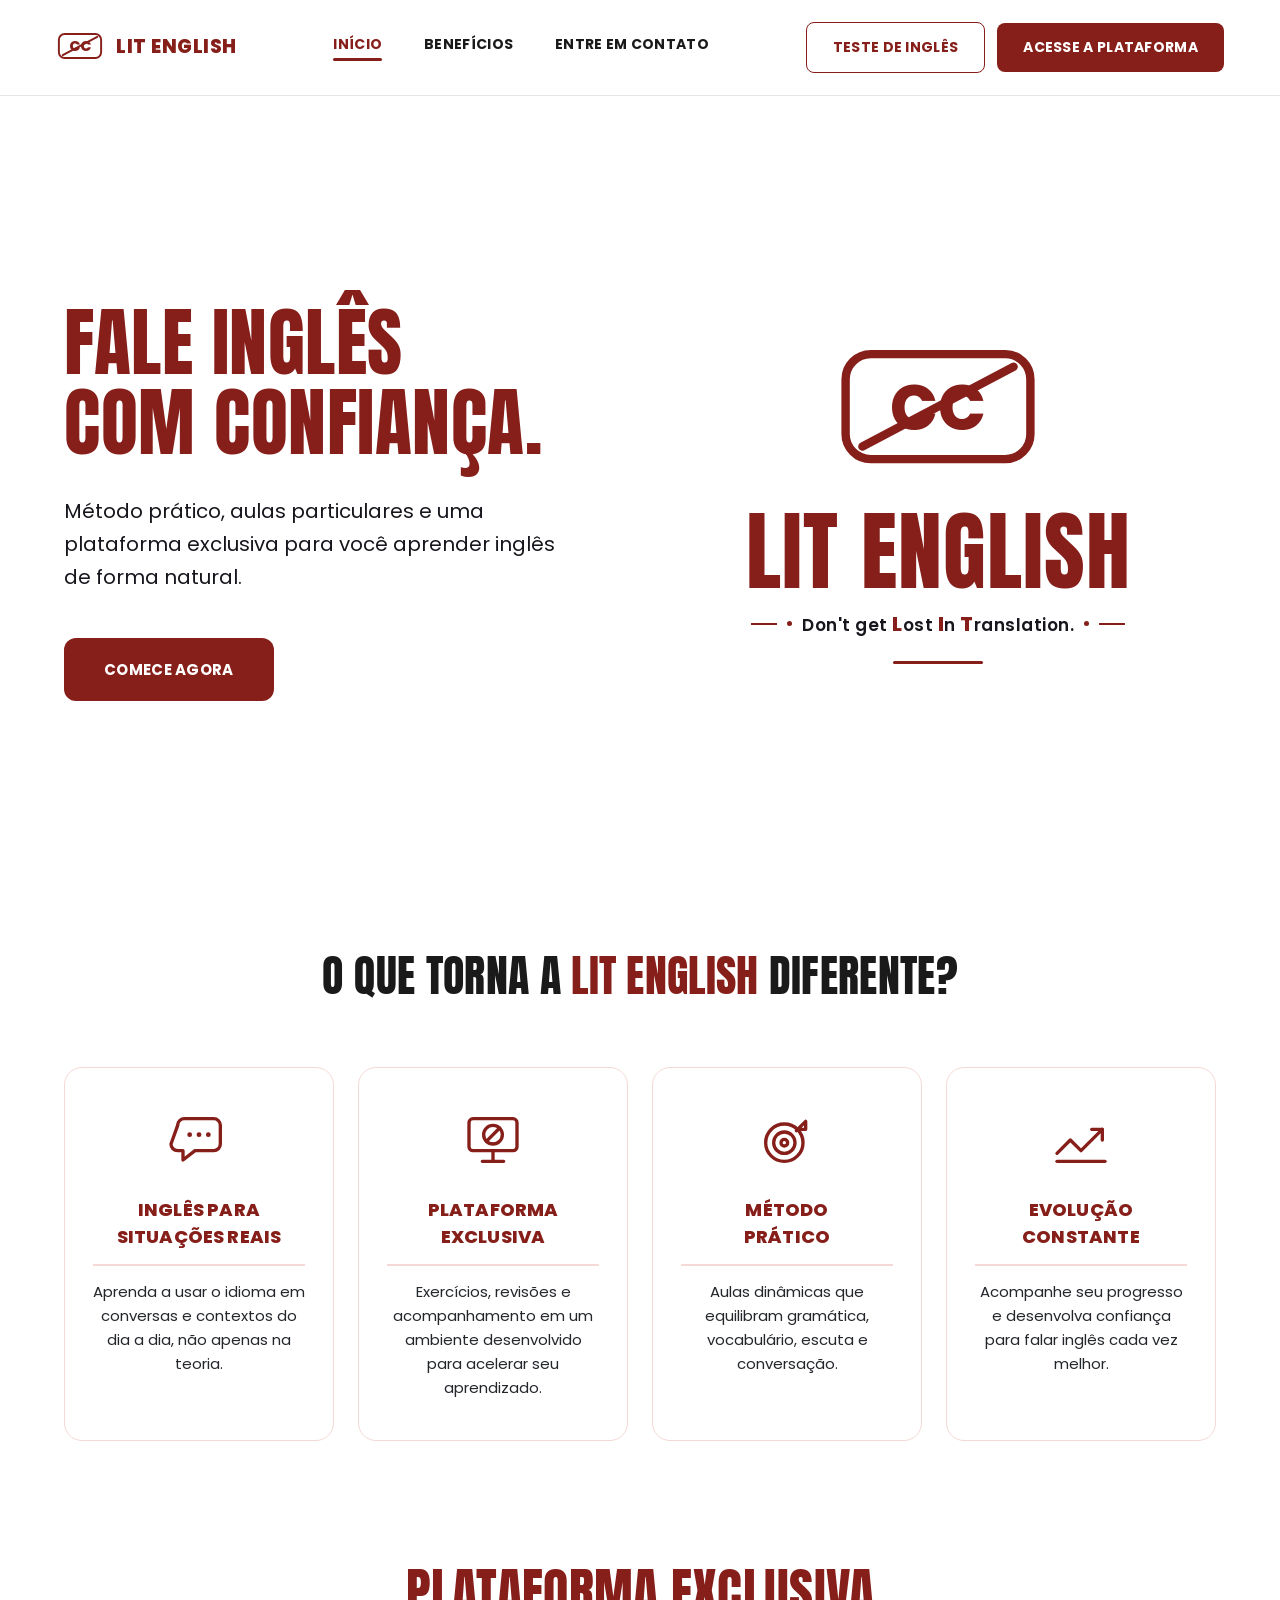
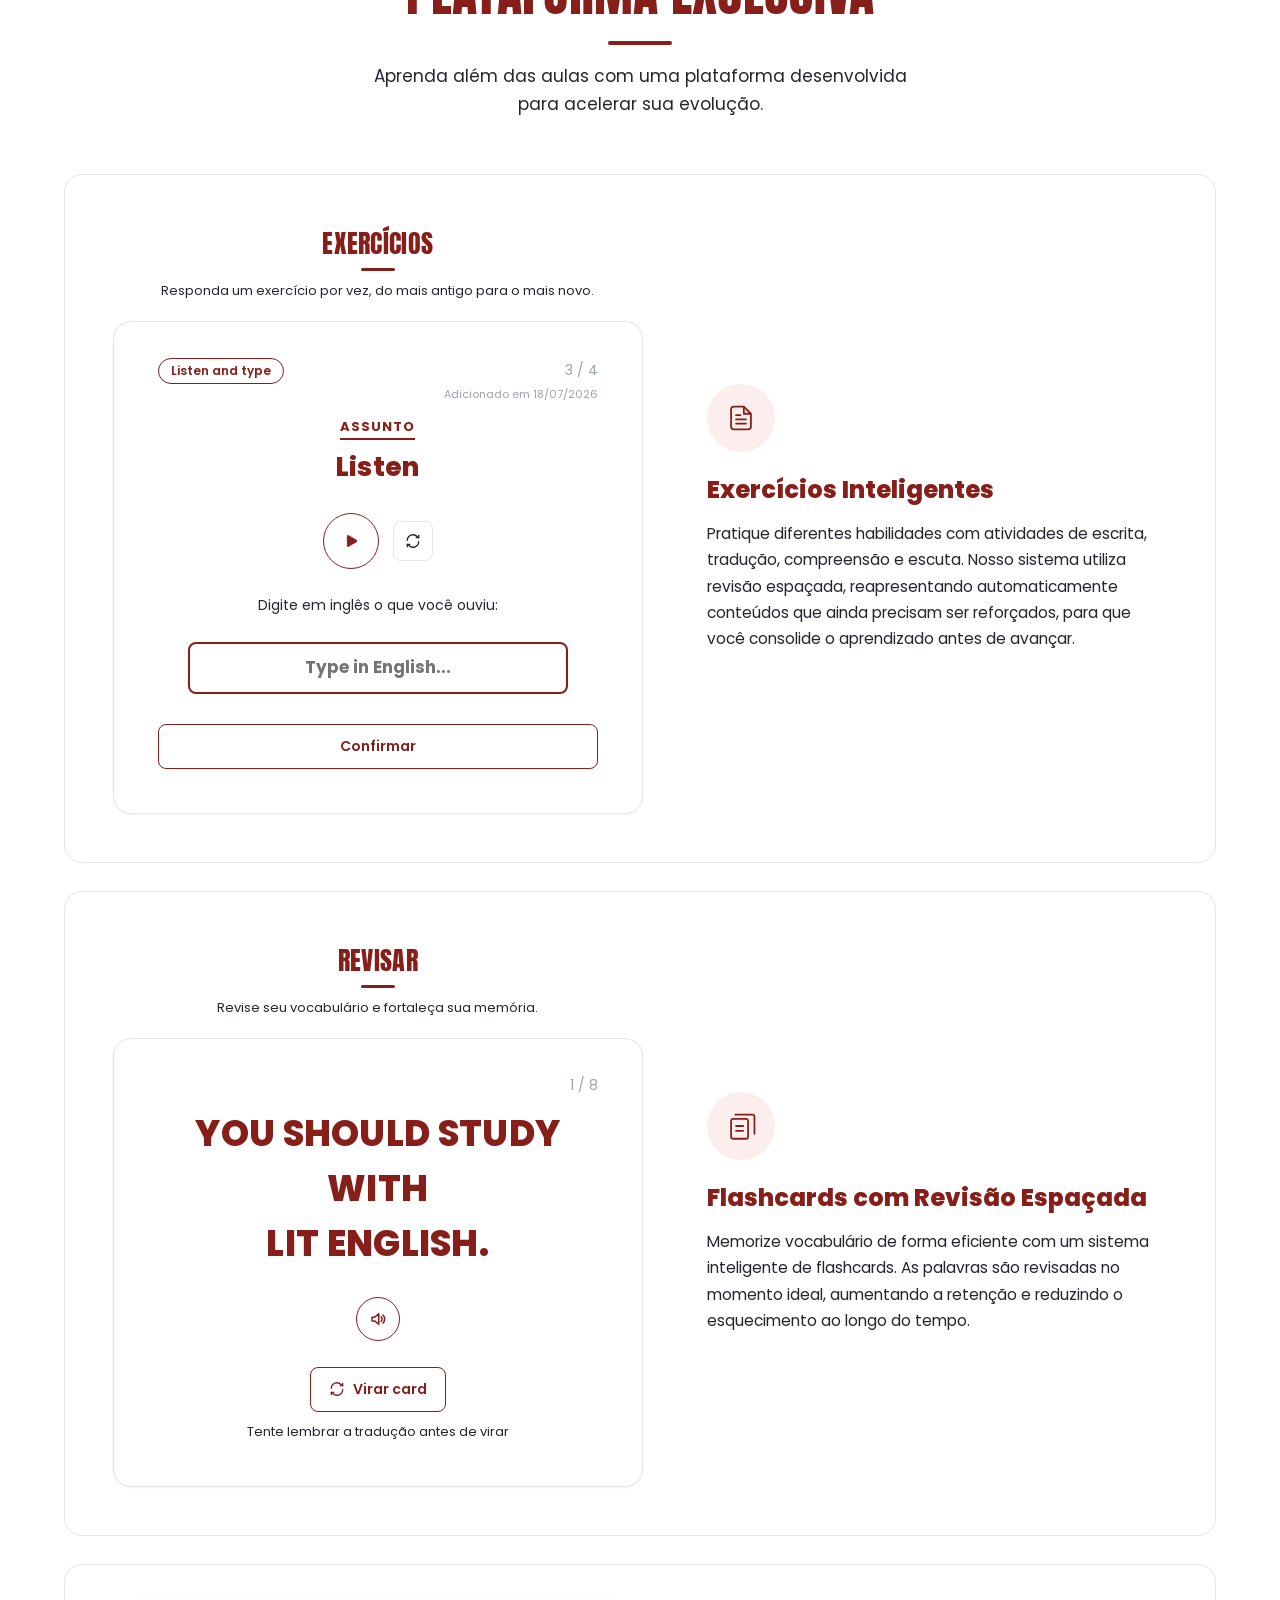
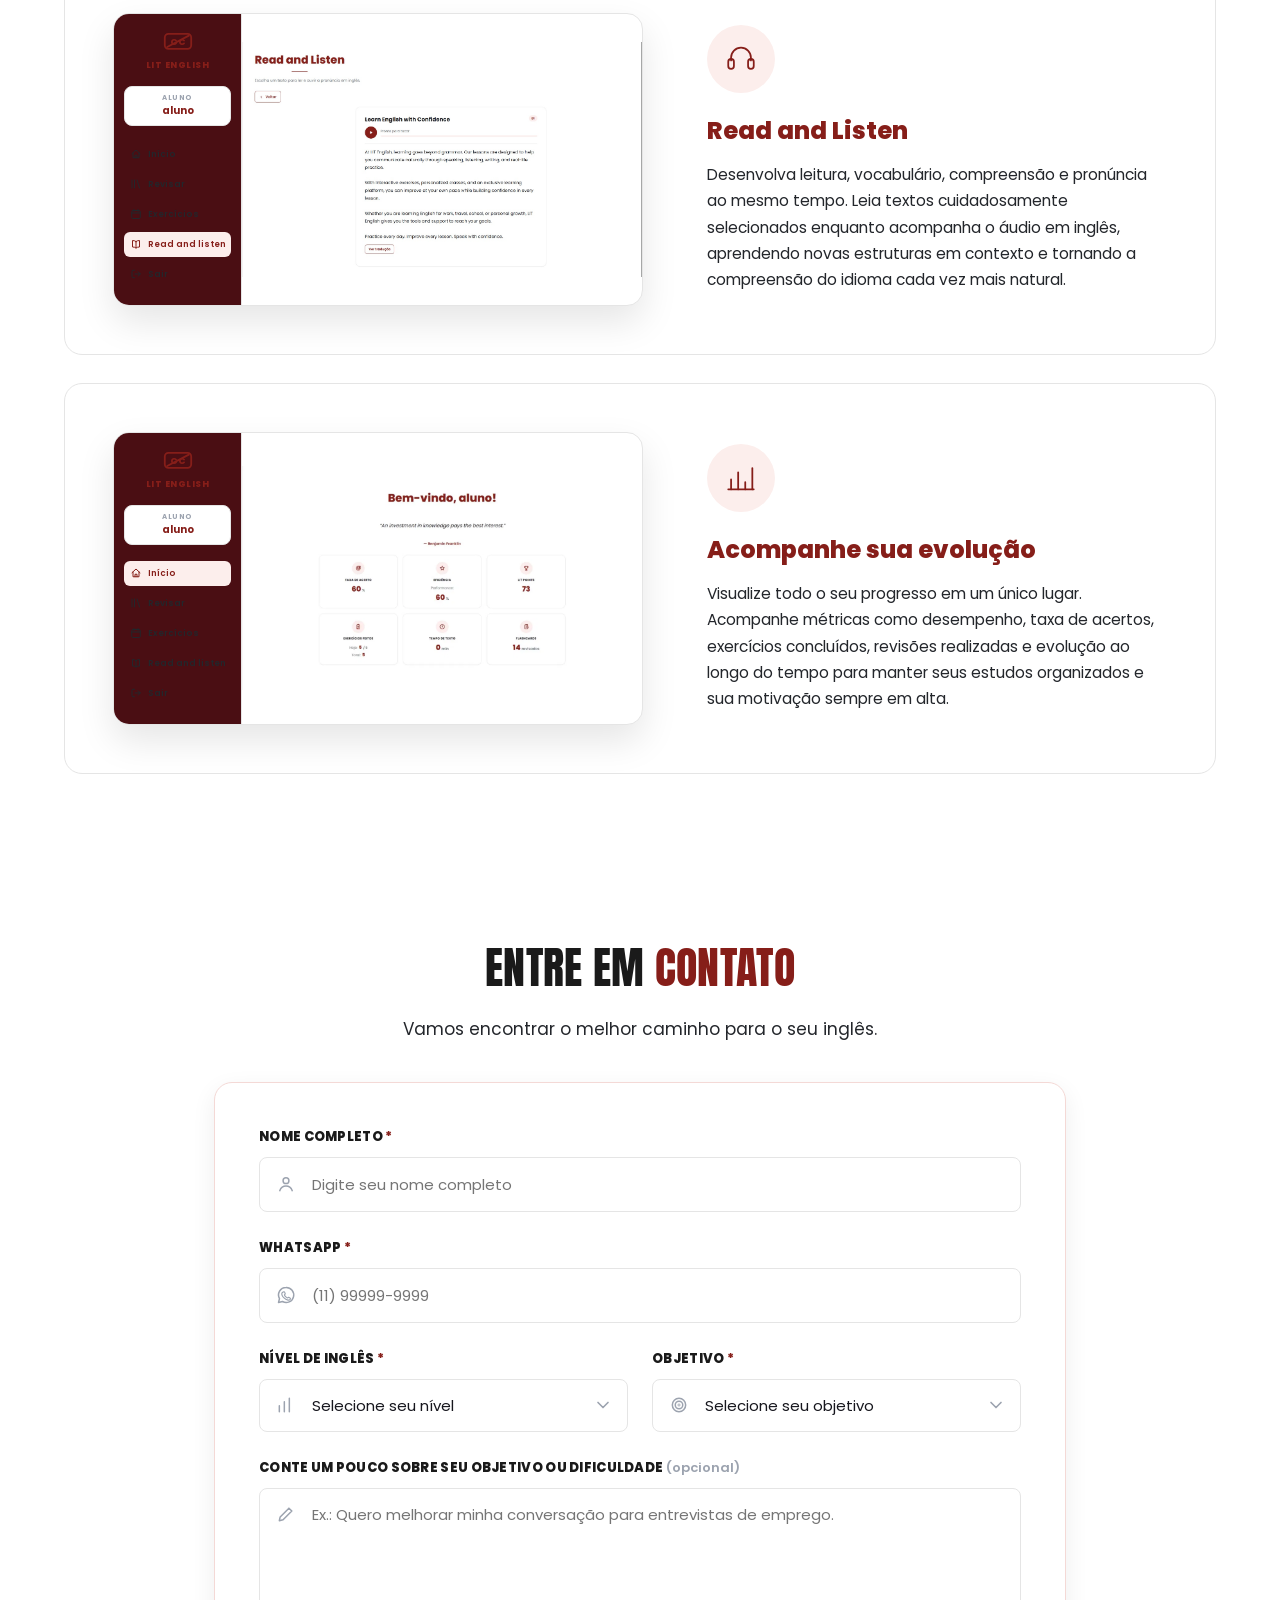
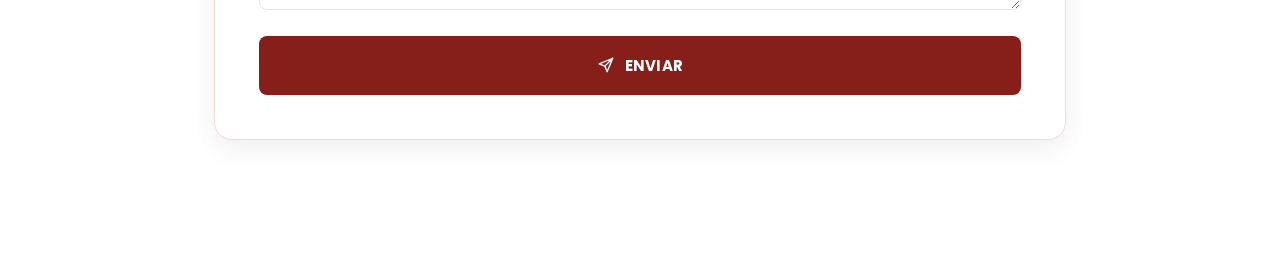
<file: lit_english_frontend/index.html>
<!DOCTYPE html>
<html lang="pt-BR">
<head>
  <meta charset="UTF-8" />
  <meta name="viewport" content="width=device-width, initial-scale=1.0, viewport-fit=cover" />

  <meta name="google-site-verification" content="LKIPymf3N4QtZPL9Ly7-wQXhLHanXXRMLs4UD2ssCkw" />
  
  <title>LIT English — Fale Inglês com Confiança</title>
  <link rel="stylesheet" href="css/style.css" />
  <link rel="stylesheet" href="css/landing.css" />
</head>
<body class="landing-page">

  <div class="landing">

    <!-- HEADER -->
    <header class="landing-header">
      <div class="logo">
        <svg class="logo-mark" viewBox="0 0 100 70" xmlns="http://www.w3.org/2000/svg">
          <rect x="6" y="6" width="88" height="50" rx="12" fill="none" stroke="#861E19" stroke-width="4"/>
          <text x="50" y="42" text-anchor="middle" font-family="Poppins, sans-serif" font-weight="800" font-size="30" fill="#861E19">CC</text>
          <line x1="14" y1="50" x2="86" y2="12" stroke="#861E19" stroke-width="4" stroke-linecap="round"/>
        </svg>
        <div class="logo-word">LIT ENGLISH</div>
      </div>

      <nav class="landing-nav">
        <a href="#inicio" class="landing-nav-link active">Início</a>
        <a href="#beneficios" class="landing-nav-link">Benefícios</a>
        <a href="#contato" class="landing-nav-link">Entre em Contato</a>
      </nav>

      <div class="landing-header-actions">
        <a href="#" id="teste-ingles-link" class="btn-outline-primary">Teste de Inglês</a>
        <a href="login.html" class="btn-solid-primary">Acesse a Plataforma</a>
      </div>
    </header>

    <!-- HERO -->
    <section class="landing-hero" id="inicio">
      <div class="landing-hero-copy">
        <h1>Fale inglês<br />com confiança.</h1>
        <p>Método prático, aulas particulares e uma plataforma exclusiva para você aprender inglês de forma natural.</p>
        <button type="button" class="btn-solid-primary" id="comece-agora-btn">Comece Agora</button>
      </div>

      <div class="landing-hero-visual">
        <div class="landing-hero-badge">
          <svg class="logo-mark" viewBox="0 0 100 70" xmlns="http://www.w3.org/2000/svg">
            <rect x="6" y="6" width="88" height="50" rx="12" fill="none" stroke="#861E19" stroke-width="4"/>
            <text x="50" y="42" text-anchor="middle" font-family="Poppins, sans-serif" font-weight="800" font-size="30" fill="#861E19">CC</text>
            <line x1="14" y1="50" x2="86" y2="12" stroke="#861E19" stroke-width="4" stroke-linecap="round"/>
          </svg>
          <div class="logo-word">LIT ENGLISH</div>
          <div class="logo-tagline-row">
            <span class="tagline-dash"></span>
            <span class="tagline-dot"></span>
            <p class="hero-badge-tagline">Don't get <span class="accent">L</span>ost <span class="accent">I</span>n <span class="accent">T</span>ranslation.</p>
            <span class="tagline-dot"></span>
            <span class="tagline-dash"></span>
          </div>
          <div class="logo-rule"></div>
        </div>
      </div>
    </section>

    <!-- BENEFÍCIOS / DIFERENCIAIS -->
    <section class="landing-benefits" id="beneficios">
      <div class="benefits-heading">
        <h2>O que torna a <span class="highlight">LIT ENGLISH</span> diferente?</h2>
      </div>

      <div class="benefits-grid">

        <div class="benefit-card">
          <div class="benefit-icon">
            <svg viewBox="0 0 48 48" fill="none" xmlns="http://www.w3.org/2000/svg">
              <path d="M8 13a5 5 0 0 1 5-5h22a5 5 0 0 1 5 5v14a5 5 0 0 1-5 5H21l-9 7v-7h-4a5 5 0 0 1-5-5Z" stroke-width="2.5" stroke-linejoin="round"/>
              <circle cx="17" cy="20" r="1.8"/>
              <circle cx="24" cy="20" r="1.8"/>
              <circle cx="31" cy="20" r="1.8"/>
            </svg>
          </div>
          <h3>Inglês para<br />Situações Reais</h3>
          <p>Aprenda a usar o idioma em conversas e contextos do dia a dia, não apenas na teoria.</p>
        </div>

        <div class="benefit-card">
          <div class="benefit-icon">
            <svg viewBox="0 0 48 48" fill="none" xmlns="http://www.w3.org/2000/svg">
              <rect x="6" y="8" width="36" height="24" rx="3" stroke-width="2.5"/>
              <path d="M16 40h16M24 32v8" stroke-width="2.5" stroke-linecap="round"/>
              <circle cx="24" cy="20" r="7" stroke-width="2.5"/>
              <path d="M19 25l10-10" stroke-width="2.5" stroke-linecap="round"/>
            </svg>
          </div>
          <h3>Plataforma<br />Exclusiva</h3>
          <p>Exercícios, revisões e acompanhamento em um ambiente desenvolvido para acelerar seu aprendizado.</p>
        </div>

        <div class="benefit-card">
          <div class="benefit-icon">
            <svg viewBox="0 0 48 48" fill="none" xmlns="http://www.w3.org/2000/svg">
              <circle cx="22" cy="26" r="14" stroke-width="2.5"/>
              <circle cx="22" cy="26" r="8" stroke-width="2.5"/>
              <circle cx="22" cy="26" r="2.5" stroke-width="2.5"/>
              <path d="M31 17l7-7M38 10v6h-6" stroke-width="2.5" stroke-linecap="round" stroke-linejoin="round"/>
            </svg>
          </div>
          <h3>Método<br />Prático</h3>
          <p>Aulas dinâmicas que equilibram gramática, vocabulário, escuta e conversação.</p>
        </div>

        <div class="benefit-card">
          <div class="benefit-icon">
            <svg viewBox="0 0 48 48" fill="none" xmlns="http://www.w3.org/2000/svg">
              <path d="M6 34l10-10 8 8 16-16" stroke-width="2.5" stroke-linecap="round" stroke-linejoin="round"/>
              <path d="M32 16h8v8" stroke-width="2.5" stroke-linecap="round" stroke-linejoin="round"/>
              <path d="M6 40h36" stroke-width="2.5" stroke-linecap="round"/>
            </svg>
          </div>
          <h3>Evolução<br />Constante</h3>
          <p>Acompanhe seu progresso e desenvolva confiança para falar inglês cada vez melhor.</p>
        </div>

      </div>
    </section>

    <!-- PLATAFORMA EXCLUSIVA -->
    <section class="landing-showcase" id="plataforma">
      <div class="showcase-heading">
        <h2>Plataforma Exclusiva</h2>
        <p>Aprenda além das aulas com uma plataforma desenvolvida<br />para acelerar sua evolução.</p>
      </div>

      <!-- Linha 1: Exercícios -->
      <div class="showcase-row">
        <div class="showcase-mock">
          <div class="showcase-mock-heading">
            <h3>Exercícios</h3>
            <p>Responda um exercício por vez, do mais antigo para o mais novo.</p>
          </div>

          <div class="review-card showcase-card" aria-hidden="true">
            <div style="display:flex;justify-content:space-between;align-items:center;">
              <span style="font-size:12px;font-weight:600;color:var(--primary);border:1px solid var(--primary);border-radius:20px;padding:3px 12px;">Listen and type</span>
              <span class="counter" style="align-self:auto;">3 / 4</span>
            </div>
            <div style="text-align:right;font-size:11px;color:var(--text-muted);margin-top:2px;">Adicionado em 18/07/2026</div>

            <div class="card-body">
              <div>
                <span style="font-size:13px;font-weight:700;color:var(--primary);letter-spacing:1px;text-transform:uppercase;border-bottom:2px solid var(--primary);padding-bottom:2px;">Assunto</span>
                <p class="front-text" style="font-size:26px;text-transform:none;margin:10px 0 0;">Listen</p>
              </div>

              <div style="display:flex;align-items:center;justify-content:center;gap:14px;">
                <button type="button" class="speak-btn" style="width:56px;height:56px;" tabindex="-1"><svg viewBox="0 0 24 24" fill="currentColor" stroke="none"><path d="M7 5.5v13a1 1 0 0 0 1.5.87l11-6.5a1 1 0 0 0 0-1.74l-11-6.5A1 1 0 0 0 7 5.5Z"/></svg></button>
                <button type="button" class="icon-btn" style="width:40px;height:40px;" tabindex="-1"><svg viewBox="0 0 24 24" fill="none" stroke-width="2" stroke-linecap="round" stroke-linejoin="round"><path d="M3.5 11a8.5 8.5 0 0 1 14.6-5.7L20.5 7"/><path d="M20.5 13a8.5 8.5 0 0 1-14.6 5.7L3.5 17"/><path d="M20.5 3.5V7H17M3.5 20.5V17H7"/></svg></button>
              </div>

              <div style="font-size:14px;color:var(--text-secondary);">Digite em inglês o que você ouviu:</div>
              <textarea rows="1" placeholder="Type in English..." readonly tabindex="-1" style="width:100%;max-width:380px;text-align:center;border:2px solid var(--primary);border-radius:8px;padding:12px 16px;font-size:17px;font-weight:700;color:var(--primary);outline:none;background:var(--bg);font-family:inherit;line-height:1.4;resize:none;min-height:52px;box-sizing:border-box;"></textarea>
            </div>

            <div class="review-actions">
              <button type="button" class="btn btn-outline btn-block" tabindex="-1">Confirmar</button>
            </div>
          </div>
        </div>

        <div class="showcase-text">
          <div class="showcase-icon">
            <svg viewBox="0 0 48 48" fill="none" xmlns="http://www.w3.org/2000/svg">
              <path d="M28 8H14a4 4 0 0 0-4 4v24a4 4 0 0 0 4 4h20a4 4 0 0 0 4-4V18Z" stroke-width="2.5" stroke-linejoin="round"/>
              <path d="M28 8v10h10" stroke-width="2.5" stroke-linejoin="round"/>
              <path d="M17 26h14M17 32h14M17 20h6" stroke-width="2.5" stroke-linecap="round"/>
            </svg>
          </div>
          <h3>Exercícios Inteligentes</h3>
          <p>Pratique diferentes habilidades com atividades de escrita, tradução, compreensão e escuta. Nosso sistema utiliza revisão espaçada, reapresentando automaticamente conteúdos que ainda precisam ser reforçados, para que você consolide o aprendizado antes de avançar.</p>
        </div>
      </div>

      <!-- Linha 2: Revisar -->
      <div class="showcase-row">
        <div class="showcase-mock">
          <div class="showcase-mock-heading">
            <h3>Revisar</h3>
            <p>Revise seu vocabulário e fortaleça sua memória.</p>
          </div>

          <div class="review-card showcase-card" aria-hidden="true">
            <div class="counter">1 / 8</div>
            <div class="card-body">
              <p class="front-text">You should study with<br />LIT English.</p>
              <button type="button" class="speak-btn" tabindex="-1"><svg viewBox="0 0 24 24" fill="none" stroke-width="2" stroke-linecap="round" stroke-linejoin="round"><path d="M4 9.5v5h3.5L13 19V5L7.5 9.5H4Z"/><path d="M16.2 9a4 4 0 0 1 0 6"/><path d="M18.6 6.6a7.5 7.5 0 0 1 0 10.8"/></svg></button>
            </div>
            <div class="review-actions">
              <button type="button" class="btn btn-outline flip-btn" tabindex="-1"><svg viewBox="0 0 24 24" fill="none" stroke-width="2" stroke-linecap="round" stroke-linejoin="round"><path d="M3.5 11a8.5 8.5 0 0 1 14.6-5.7L20.5 7"/><path d="M20.5 13a8.5 8.5 0 0 1-14.6 5.7L3.5 17"/><path d="M20.5 3.5V7H17M3.5 20.5V17H7"/></svg><span>Virar card</span></button>
              <p class="review-hint">Tente lembrar a tradução antes de virar</p>
            </div>
          </div>
        </div>

        <div class="showcase-text">
          <div class="showcase-icon">
            <svg viewBox="0 0 48 48" fill="none" xmlns="http://www.w3.org/2000/svg">
              <rect x="10" y="14" width="24" height="28" rx="3" stroke-width="2.5"/>
              <path d="M16 8h24a3 3 0 0 1 3 3v24" stroke-width="2.5" stroke-linecap="round"/>
              <path d="M17 24h10M17 31h10" stroke-width="2.5" stroke-linecap="round"/>
            </svg>
          </div>
          <h3>Flashcards com Revisão Espaçada</h3>
          <p>Memorize vocabulário de forma eficiente com um sistema inteligente de flashcards. As palavras são revisadas no momento ideal, aumentando a retenção e reduzindo o esquecimento ao longo do tempo.</p>
        </div>
      </div>

      <!-- Linha 3: Read and Listen -->
      <div class="showcase-row">
        <div class="showcase-mock">
          <div class="showcase-browser showcase-card" aria-hidden="true">
            <aside class="showcase-browser-sidebar">
              <div class="showcase-browser-logo">
                <svg viewBox="0 0 100 70" xmlns="http://www.w3.org/2000/svg">
                  <rect x="6" y="6" width="88" height="50" rx="12" fill="none" stroke="#861E19" stroke-width="6"/>
                  <text x="50" y="42" text-anchor="middle" font-family="Poppins, sans-serif" font-weight="800" font-size="30" fill="#861E19">CC</text>
                  <line x1="14" y1="50" x2="86" y2="12" stroke="#861E19" stroke-width="6" stroke-linecap="round"/>
                </svg>
                <span>LIT ENGLISH</span>
              </div>

              <div class="showcase-browser-badge">
                <span class="label">ALUNO</span>
                <span class="name">aluno</span>
              </div>

              <nav class="showcase-browser-nav">
                <span class="sbn-item"><svg viewBox="0 0 24 24" fill="none" stroke-width="2" stroke-linecap="round" stroke-linejoin="round"><path d="M4 11.5 12 4l8 7.5"/><path d="M6 10v9.5h12V10"/><path d="M10 19.5v-5h4v5"/></svg>Início</span>
                <span class="sbn-item"><svg viewBox="0 0 24 24" fill="none" stroke-width="2" stroke-linecap="round" stroke-linejoin="round"><path d="M4 4v16"/><path d="M9 4v16"/><path d="M14 4l5 16"/></svg>Revisar</span>
                <span class="sbn-item"><svg viewBox="0 0 24 24" fill="none" stroke-width="2" stroke-linecap="round" stroke-linejoin="round"><rect x="3.5" y="5" width="17" height="16" rx="2.5"/><path d="M8 3v4M16 3v4M3.5 10h17"/></svg>Exercícios</span>
                <span class="sbn-item active"><svg viewBox="0 0 24 24" fill="none" stroke-width="2" stroke-linecap="round" stroke-linejoin="round"><path d="M12 7c-1.5-1.3-4-2-7-2v13c3 0 5.5.7 7 2 1.5-1.3 4-2 7-2V5c-3 0-5.5.7-7 2Z"/><path d="M12 7v13"/></svg>Read and listen</span>
                <span class="sbn-item"><svg viewBox="0 0 24 24" fill="none" stroke-width="2" stroke-linecap="round" stroke-linejoin="round"><path d="M9 19.5H6a2 2 0 0 1-2-2v-11a2 2 0 0 1 2-2h3"/><path d="M16 16.5l4.5-4.5-4.5-4.5"/><path d="M20.5 12H10"/></svg>Sair</span>
              </nav>
            </aside>

            <div class="showcase-browser-content">
              <img src="img/showcase-textos.png" alt="Tela Read and Listen da plataforma LIT English" />
            </div>
          </div>
        </div>

        <div class="showcase-text">
          <div class="showcase-icon">
            <svg viewBox="0 0 48 48" fill="none" xmlns="http://www.w3.org/2000/svg">
              <path d="M10 26v-4a14 14 0 0 1 28 0v4" stroke-width="2.5" stroke-linecap="round"/>
              <rect x="6" y="24" width="8" height="14" rx="4" stroke-width="2.5"/>
              <rect x="34" y="24" width="8" height="14" rx="4" stroke-width="2.5"/>
            </svg>
          </div>
          <h3>Read and Listen</h3>
          <p>Desenvolva leitura, vocabulário, compreensão e pronúncia ao mesmo tempo. Leia textos cuidadosamente selecionados enquanto acompanha o áudio em inglês, aprendendo novas estruturas em contexto e tornando a compreensão do idioma cada vez mais natural.</p>
        </div>
      </div>

      <!-- Linha 4: Dashboard / Início -->
      <div class="showcase-row">
        <div class="showcase-mock">
          <div class="showcase-browser showcase-card" aria-hidden="true">
            <aside class="showcase-browser-sidebar">
              <div class="showcase-browser-logo">
                <svg viewBox="0 0 100 70" xmlns="http://www.w3.org/2000/svg">
                  <rect x="6" y="6" width="88" height="50" rx="12" fill="none" stroke="#861E19" stroke-width="6"/>
                  <text x="50" y="42" text-anchor="middle" font-family="Poppins, sans-serif" font-weight="800" font-size="30" fill="#861E19">CC</text>
                  <line x1="14" y1="50" x2="86" y2="12" stroke="#861E19" stroke-width="6" stroke-linecap="round"/>
                </svg>
                <span>LIT ENGLISH</span>
              </div>

              <div class="showcase-browser-badge">
                <span class="label">ALUNO</span>
                <span class="name">aluno</span>
              </div>

              <nav class="showcase-browser-nav">
                <span class="sbn-item active"><svg viewBox="0 0 24 24" fill="none" stroke-width="2" stroke-linecap="round" stroke-linejoin="round"><path d="M4 11.5 12 4l8 7.5"/><path d="M6 10v9.5h12V10"/><path d="M10 19.5v-5h4v5"/></svg>Início</span>
                <span class="sbn-item"><svg viewBox="0 0 24 24" fill="none" stroke-width="2" stroke-linecap="round" stroke-linejoin="round"><path d="M4 4v16"/><path d="M9 4v16"/><path d="M14 4l5 16"/></svg>Revisar</span>
                <span class="sbn-item"><svg viewBox="0 0 24 24" fill="none" stroke-width="2" stroke-linecap="round" stroke-linejoin="round"><rect x="3.5" y="5" width="17" height="16" rx="2.5"/><path d="M8 3v4M16 3v4M3.5 10h17"/></svg>Exercícios</span>
                <span class="sbn-item"><svg viewBox="0 0 24 24" fill="none" stroke-width="2" stroke-linecap="round" stroke-linejoin="round"><path d="M12 7c-1.5-1.3-4-2-7-2v13c3 0 5.5.7 7 2 1.5-1.3 4-2 7-2V5c-3 0-5.5.7-7 2Z"/><path d="M12 7v13"/></svg>Read and listen</span>
                <span class="sbn-item"><svg viewBox="0 0 24 24" fill="none" stroke-width="2" stroke-linecap="round" stroke-linejoin="round"><path d="M9 19.5H6a2 2 0 0 1-2-2v-11a2 2 0 0 1 2-2h3"/><path d="M16 16.5l4.5-4.5-4.5-4.5"/><path d="M20.5 12H10"/></svg>Sair</span>
              </nav>
            </aside>

            <div class="showcase-browser-content">
              <img src="img/showcase-home.png" alt="Tela inicial da plataforma LIT English com métricas de progresso" />
            </div>
          </div>
        </div>

        <div class="showcase-text">
          <div class="showcase-icon">
            <svg viewBox="0 0 48 48" fill="none" xmlns="http://www.w3.org/2000/svg">
              <path d="M6 40h36" stroke-width="2.5" stroke-linecap="round"/>
              <path d="M10 40V26M20 40V16M30 40V30M40 40V10" stroke-width="2.5" stroke-linecap="round"/>
            </svg>
          </div>
          <h3>Acompanhe sua evolução</h3>
          <p>Visualize todo o seu progresso em um único lugar. Acompanhe métricas como desempenho, taxa de acertos, exercícios concluídos, revisões realizadas e evolução ao longo do tempo para manter seus estudos organizados e sua motivação sempre em alta.</p>
        </div>
      </div>
    </section>

    <!-- ENTRE EM CONTATO -->
    <section class="landing-contact" id="contato">
      <div class="contact-heading">
        <h2>Entre em <span class="highlight">Contato</span></h2>
        <p>Vamos encontrar o melhor caminho para o seu inglês.</p>
      </div>

      <div class="contact-card">

        <div class="contact-field">
          <label for="contact-name">Nome completo <span class="required">*</span></label>
          <div class="contact-input">
            <svg viewBox="0 0 24 24" fill="none" xmlns="http://www.w3.org/2000/svg">
              <circle cx="12" cy="8" r="3.5" stroke-width="1.8"/>
              <path d="M4.5 20c1.4-3.6 4.2-5.5 7.5-5.5s6.1 1.9 7.5 5.5" stroke-width="1.8" stroke-linecap="round"/>
            </svg>
            <input type="text" id="contact-name" placeholder="Digite seu nome completo" />
          </div>
        </div>

        <div class="contact-field">
          <label for="contact-whatsapp">WhatsApp <span class="required">*</span></label>
          <div class="contact-input">
            <svg viewBox="0 0 24 24" fill="none" xmlns="http://www.w3.org/2000/svg">
              <path d="M12 3a9 9 0 0 0-7.8 13.4L3 21l4.8-1.2A9 9 0 1 0 12 3Z" stroke-width="1.8" stroke-linejoin="round"/>
              <path d="M8.3 8.7c.2-.6.6-.6 1-.6h.4c.2 0 .5 0 .6.4.2.6.7 1.6.7 1.8 0 .1.1.3 0 .4-.1.2-.2.3-.3.4l-.4.5c-.1.2-.3.3-.1.6.2.4 1 1.5 2 2.3 1.3 1 1.6 1.1 1.8 1 .2-.1.5-.4.7-.6.2-.2.3-.2.5-.1l1.7.9c.2.1.4.2.4.4 0 .6-.2 1.2-.5 1.4-.6.5-1.7.8-2.5.6-.9-.2-3-.9-4.7-2.6-1.4-1.4-2.2-2.8-2.5-3.7-.3-.9-.1-1.8.2-2.4Z" stroke-width="1.4" stroke-linejoin="round"/>
            </svg>
            <input type="tel" id="contact-whatsapp" placeholder="(11) 99999-9999" />
          </div>
        </div>

        <div class="contact-field-row">
          <div class="contact-field">
            <label for="contact-level">Nível de inglês <span class="required">*</span></label>
            <div class="contact-input">
              <svg viewBox="0 0 24 24" fill="none" xmlns="http://www.w3.org/2000/svg">
                <path d="M4 20V13M10 20V8M16 20V4" stroke-width="1.8" stroke-linecap="round"/>
              </svg>
              <select id="contact-level">
                <option value="" disabled selected>Selecione seu nível</option>
                <option value="iniciante">Iniciante</option>
                <option value="basico">Básico</option>
                <option value="intermediario">Intermediário</option>
                <option value="avancado">Avançado</option>
              </select>
              <svg class="contact-chevron" viewBox="0 0 24 24" fill="none" xmlns="http://www.w3.org/2000/svg">
                <path d="M6 9l6 6 6-6" stroke-width="2" stroke-linecap="round" stroke-linejoin="round"/>
              </svg>
            </div>
          </div>

          <div class="contact-field">
            <label for="contact-goal">Objetivo <span class="required">*</span></label>
            <div class="contact-input">
              <svg viewBox="0 0 24 24" fill="none" xmlns="http://www.w3.org/2000/svg">
                <circle cx="12" cy="12" r="8" stroke-width="1.8"/>
                <circle cx="12" cy="12" r="4.5" stroke-width="1.8"/>
                <circle cx="12" cy="12" r="1.3"/>
              </svg>
              <select id="contact-goal">
                <option value="" disabled selected>Selecione seu objetivo</option>
                <option value="viagem">Viagem</option>
                <option value="trabalho">Trabalho / Carreira</option>
                <option value="estudos">Estudos / Intercâmbio</option>
                <option value="conversacao">Conversação do dia a dia</option>
                <option value="outro">Outro</option>
              </select>
              <svg class="contact-chevron" viewBox="0 0 24 24" fill="none" xmlns="http://www.w3.org/2000/svg">
                <path d="M6 9l6 6 6-6" stroke-width="2" stroke-linecap="round" stroke-linejoin="round"/>
              </svg>
            </div>
          </div>
        </div>

        <div class="contact-field">
          <label for="contact-message">Conte um pouco sobre seu objetivo ou dificuldade <span class="optional">(opcional)</span></label>
          <div class="contact-input contact-input-textarea">
            <svg viewBox="0 0 24 24" fill="none" xmlns="http://www.w3.org/2000/svg">
              <path d="M4 20l1-4.5L15.5 5 19 8.5 8.5 19 4 20Z" stroke-width="1.8" stroke-linejoin="round"/>
            </svg>
            <textarea id="contact-message" rows="4" placeholder="Ex.: Quero melhorar minha conversação para entrevistas de emprego."></textarea>
          </div>
        </div>

        <p class="modal-error" id="contact-error"></p>

        <button type="button" class="btn-solid-primary contact-submit" id="contact-submit-btn">
          <svg viewBox="0 0 24 24" fill="none" xmlns="http://www.w3.org/2000/svg">
            <path d="M21 3 3 10.5l7.5 3M21 3 13.5 21l-3-7.5M21 3l-10.5 10.5" stroke-width="1.8" stroke-linecap="round" stroke-linejoin="round"/>
          </svg>
          Enviar
        </button>

      </div>
    </section>

  </div>

  <!-- MODAL: Como deseja começar? (aberto pelo botão "Comece Agora") -->
  <div class="modal-overlay" id="start-choice-modal">
    <div class="modal-card start-modal-card">
      <button type="button" class="modal-close" id="start-choice-close-btn" aria-label="Fechar">
        <svg viewBox="0 0 24 24" fill="none" stroke="currentColor" stroke-width="2" stroke-linecap="round" stroke-linejoin="round"><path d="M18 6 6 18M6 6l12 12"/></svg>
      </button>

      <div class="modal-heading">
        <div class="modal-heading-icon">
          <svg viewBox="0 0 24 24" fill="none" stroke="currentColor" stroke-linecap="round" stroke-linejoin="round">
            <path d="M4.5 16.5c-1.5 1.26-2 5-2 5s3.74-.5 5-2c.71-.84.7-2.13-.09-2.91a2.18 2.18 0 0 0-2.91-.09z" stroke-width="1.8"/>
            <path d="m12 15-3-3a22 22 0 0 1 2-3.95A12.88 12.88 0 0 1 22 2c0 2.72-.78 7.5-6 11a22.35 22.35 0 0 1-4 2z" stroke-width="1.8"/>
            <path d="M9 12H4s.55-3.03 2-4c1.62-1.08 5 0 5 0" stroke-width="1.8"/>
            <path d="M12 15v5s3.03-.55 4-2c1.08-1.62 0-5 0-5" stroke-width="1.8"/>
          </svg>
        </div>
        <h2>Como deseja começar?</h2>
        <p>Escolha a melhor opção para você e dê o primeiro passo rumo à fluência.</p>
      </div>

      <div class="start-modal-cards">

        <div class="start-option-card recommended">
          <div class="start-option-icon">
            <svg viewBox="0 0 24 24" fill="none" stroke="currentColor" stroke-linecap="round" stroke-linejoin="round">
              <rect x="3.5" y="5" width="17" height="16" rx="2.5" stroke-width="1.8"/>
              <path d="M8 3v4M16 3v4M3.5 10h17" stroke-width="1.8"/>
              <path d="m12 13.6 1.05 2.13 2.35.34-1.7 1.66.4 2.34-2.1-1.1-2.1 1.1.4-2.34-1.7-1.66 2.35-.34Z" stroke-width="1.4" stroke-linejoin="round"/>
            </svg>
          </div>
          <h3>Aula Experimental</h3>
          <span class="start-badge">Recomendado</span>
          <ul class="start-option-list">
            <li>
              <svg viewBox="0 0 24 24" fill="none" stroke="currentColor" stroke-linecap="round" stroke-linejoin="round"><circle cx="12" cy="12" r="9" stroke-width="1.8"/><path d="M8 12.5l2.5 2.5 5-5" stroke-width="1.8"/></svg>
              Aula individual gratuita
            </li>
            <li>
              <svg viewBox="0 0 24 24" fill="none" stroke="currentColor" stroke-linecap="round" stroke-linejoin="round"><circle cx="12" cy="12" r="9" stroke-width="1.8"/><path d="M8 12.5l2.5 2.5 5-5" stroke-width="1.8"/></svg>
              Avaliação do seu nível
            </li>
            <li>
              <svg viewBox="0 0 24 24" fill="none" stroke="currentColor" stroke-linecap="round" stroke-linejoin="round"><circle cx="12" cy="12" r="9" stroke-width="1.8"/><path d="M8 12.5l2.5 2.5 5-5" stroke-width="1.8"/></svg>
              Conheça a metodologia
            </li>
            <li>
              <svg viewBox="0 0 24 24" fill="none" stroke="currentColor" stroke-linecap="round" stroke-linejoin="round"><circle cx="12" cy="12" r="9" stroke-width="1.8"/><path d="M8 12.5l2.5 2.5 5-5" stroke-width="1.8"/></svg>
              Tire todas as suas dúvidas
            </li>
          </ul>
          <button type="button" class="btn-solid-primary start-option-cta" id="start-option-schedule-btn">Agendar Aula</button>
          <p class="start-option-caption">Comece agora gratuitamente</p>
        </div>

        <div class="start-option-card">
          <div class="start-option-icon">
            <svg viewBox="0 0 24 24" fill="none" stroke="currentColor" stroke-linecap="round" stroke-linejoin="round">
              <path d="M2.5 12.5 12.5 2.5H20a1.5 1.5 0 0 1 1.5 1.5v7.5L12.5 21.5a1.5 1.5 0 0 1-2.12 0l-8-8a1.5 1.5 0 0 1 .12-2.12Z" stroke-width="1.8" stroke-linejoin="round"/>
              <circle cx="16.5" cy="7.5" r="1.5" stroke-width="1.8"/>
            </svg>
          </div>
          <h3>Ver Planos e Preços</h3>
          <span class="start-badge start-badge-ghost">&nbsp;</span>
          <ul class="start-option-list">
            <li>
              <svg viewBox="0 0 24 24" fill="none" stroke="currentColor" stroke-linecap="round" stroke-linejoin="round"><circle cx="12" cy="12" r="9" stroke-width="1.8"/><path d="M8 12.5l2.5 2.5 5-5" stroke-width="1.8"/></svg>
              Opções para todos os perfis
            </li>
            <li>
              <svg viewBox="0 0 24 24" fill="none" stroke="currentColor" stroke-linecap="round" stroke-linejoin="round"><circle cx="12" cy="12" r="9" stroke-width="1.8"/><path d="M8 12.5l2.5 2.5 5-5" stroke-width="1.8"/></svg>
              Aulas individual, duplas e trios
            </li>
            <li>
              <svg viewBox="0 0 24 24" fill="none" stroke="currentColor" stroke-linecap="round" stroke-linejoin="round"><circle cx="12" cy="12" r="9" stroke-width="1.8"/><path d="M8 12.5l2.5 2.5 5-5" stroke-width="1.8"/></svg>
              Planos flexíveis
            </li>
            <li>
              <svg viewBox="0 0 24 24" fill="none" stroke="currentColor" stroke-linecap="round" stroke-linejoin="round"><circle cx="12" cy="12" r="9" stroke-width="1.8"/><path d="M8 12.5l2.5 2.5 5-5" stroke-width="1.8"/></svg>
              Ótimo custo-benefício
            </li>
          </ul>
          <button type="button" class="btn-outline-primary start-option-cta" id="start-option-plans-btn">Ver Planos</button>
          <p class="start-option-caption">Conheça nossas opções</p>
        </div>

      </div>
    </div>
  </div>

  <!-- MODAL: Agendar Aula Experimental (aberto a partir do modal "Como deseja começar?") -->
  <div class="modal-overlay" id="comece-agora-modal">
    <div class="modal-card">
      <button type="button" class="modal-close" id="modal-close-btn" aria-label="Fechar">
        <svg viewBox="0 0 24 24" fill="none" stroke="currentColor" stroke-width="2" stroke-linecap="round" stroke-linejoin="round"><path d="M18 6 6 18M6 6l12 12"/></svg>
      </button>

      <div class="modal-heading">
        <div class="modal-heading-icon">
          <svg viewBox="0 0 24 24" fill="none" xmlns="http://www.w3.org/2000/svg">
            <rect x="3.5" y="5" width="17" height="16" rx="2.5" stroke-width="1.8"/>
            <path d="M8 3v4M16 3v4M3.5 10h17" stroke-width="1.8" stroke-linecap="round"/>
            <circle cx="8.3" cy="14.3" r="0.9"/>
            <circle cx="12" cy="14.3" r="0.9"/>
            <circle cx="15.7" cy="14.3" r="0.9"/>
          </svg>
        </div>
        <h2>Agendar Aula Experimental</h2>
        <p>Preencha seus dados e dê o primeiro passo rumo à fluência no inglês.</p>
      </div>

      <div class="modal-form">

        <div class="contact-field">
          <label for="modal-name">Nome completo</label>
          <div class="contact-input">
            <svg viewBox="0 0 24 24" fill="none" xmlns="http://www.w3.org/2000/svg">
              <circle cx="12" cy="8" r="3.5" stroke-width="1.8"/>
              <path d="M4.5 20c1.4-3.6 4.2-5.5 7.5-5.5s6.1 1.9 7.5 5.5" stroke-width="1.8" stroke-linecap="round"/>
            </svg>
            <input type="text" id="modal-name" placeholder="Digite seu nome completo" />
          </div>
        </div>

        <div class="contact-field">
          <label for="modal-whatsapp">WhatsApp</label>
          <div class="contact-input">
            <svg viewBox="0 0 24 24" fill="none" xmlns="http://www.w3.org/2000/svg">
              <path d="M12 3a9 9 0 0 0-7.8 13.4L3 21l4.8-1.2A9 9 0 1 0 12 3Z" stroke-width="1.8" stroke-linejoin="round"/>
              <path d="M8.3 8.7c.2-.6.6-.6 1-.6h.4c.2 0 .5 0 .6.4.2.6.7 1.6.7 1.8 0 .1.1.3 0 .4-.1.2-.2.3-.3.4l-.4.5c-.1.2-.3.3-.1.6.2.4 1 1.5 2 2.3 1.3 1 1.6 1.1 1.8 1 .2-.1.5-.4.7-.6.2-.2.3-.2.5-.1l1.7.9c.2.1.4.2.4.4 0 .6-.2 1.2-.5 1.4-.6.5-1.7.8-2.5.6-.9-.2-3-.9-4.7-2.6-1.4-1.4-2.2-2.8-2.5-3.7-.3-.9-.1-1.8.2-2.4Z" stroke-width="1.4" stroke-linejoin="round"/>
            </svg>
            <input type="tel" id="modal-whatsapp" placeholder="(00) 00000-0000" />
          </div>
        </div>

        <div class="contact-field">
          <label for="modal-goal">Qual é o seu objetivo?</label>
          <div class="contact-input">
            <svg viewBox="0 0 24 24" fill="none" xmlns="http://www.w3.org/2000/svg">
              <circle cx="12" cy="12" r="8" stroke-width="1.8"/>
              <circle cx="12" cy="12" r="4.5" stroke-width="1.8"/>
              <circle cx="12" cy="12" r="1.3"/>
            </svg>
            <select id="modal-goal">
              <option value="" disabled selected>Selecione seu objetivo</option>
              <option value="viagem">Viagem</option>
              <option value="trabalho">Trabalho / Carreira</option>
              <option value="estudos">Estudos / Intercâmbio</option>
              <option value="conversacao">Conversação do dia a dia</option>
              <option value="outro">Outro</option>
            </select>
            <svg class="contact-chevron" viewBox="0 0 24 24" fill="none" xmlns="http://www.w3.org/2000/svg">
              <path d="M6 9l6 6 6-6" stroke-width="2" stroke-linecap="round" stroke-linejoin="round"/>
            </svg>
          </div>
        </div>

        <div class="contact-field">
          <label>Qual o seu nível de inglês?</label>
          <div class="modal-level-grid" id="modal-level-grid">
            <button type="button" class="modal-level-option" data-level="nunca_estudei">
              <svg viewBox="0 0 24 24" fill="none" stroke="currentColor" stroke-width="2" stroke-linecap="round"><path d="M4 20V17M10 20V13M16 20V9"/></svg>
              <span>Nunca estudei</span>
            </button>
            <button type="button" class="modal-level-option" data-level="basico">
              <svg viewBox="0 0 24 24" fill="none" stroke="currentColor" stroke-width="2" stroke-linecap="round"><path d="M4 20V15M10 20V10M16 20V6"/></svg>
              <span>Básico</span>
            </button>
            <button type="button" class="modal-level-option" data-level="intermediario">
              <svg viewBox="0 0 24 24" fill="none" stroke="currentColor" stroke-width="2" stroke-linecap="round"><path d="M4 20V13M10 20V7M16 20V4"/></svg>
              <span>Intermediário</span>
            </button>
            <button type="button" class="modal-level-option" data-level="avancado">
              <svg viewBox="0 0 24 24" fill="none" stroke="currentColor" stroke-width="2" stroke-linecap="round"><path d="M4 20V10M10 20V5M16 20V3"/></svg>
              <span>Avançado</span>
            </button>
          </div>
        </div>

        <div class="modal-gift-box">
          <svg viewBox="0 0 24 24" fill="none" xmlns="http://www.w3.org/2000/svg">
            <rect x="3" y="9" width="18" height="12" rx="1.5" stroke-width="1.8"/>
            <path d="M3 9h18v-.5A2.5 2.5 0 0 0 18.5 6h-13A2.5 2.5 0 0 0 3 8.5V9Z" stroke-width="1.8" stroke-linejoin="round"/>
            <path d="M12 6v15" stroke-width="1.8"/>
            <path d="M12 6c0-1.7-1.3-3-3-3S6 4.5 6 6" stroke-width="1.8" stroke-linecap="round"/>
            <path d="M12 6c0-1.7 1.3-3 3-3s3 1.5 3 3" stroke-width="1.8" stroke-linecap="round"/>
          </svg>
          <div>
            <strong>Aula experimental gratuita</strong>
            <p>Você terá uma aula e receberá um plano de estudos personalizado.</p>
          </div>
        </div>

        <p class="modal-error" id="modal-error"></p>

        <button type="button" class="btn-solid-primary modal-submit" id="modal-submit-btn">Agendar Agora</button>

        <p class="modal-footnote">
          <svg viewBox="0 0 24 24" fill="none" stroke="currentColor" stroke-width="1.8"><rect x="4.5" y="10.5" width="15" height="10" rx="1.5"/><path d="M8 10.5V7a4 4 0 0 1 8 0v3.5" stroke-linecap="round"/></svg>
          Seus dados estão seguros conosco.
        </p>

      </div>
    </div>
  </div>

  <!-- MODAL: Ver Planos e Preços (aberto a partir do modal "Como deseja começar?") -->
  <div class="modal-overlay" id="plans-modal">
    <div class="modal-card plans-modal-card">
      <button type="button" class="modal-close" id="plans-close-btn" aria-label="Fechar">
        <svg viewBox="0 0 24 24" fill="none" stroke="currentColor" stroke-width="2" stroke-linecap="round" stroke-linejoin="round"><path d="M18 6 6 18M6 6l12 12"/></svg>
      </button>

      <div class="modal-heading">
        <div class="modal-heading-icon">
          <svg viewBox="0 0 24 24" fill="none" stroke="currentColor" stroke-linecap="round" stroke-linejoin="round">
            <path d="M2.5 12.5 12.5 2.5H20a1.5 1.5 0 0 1 1.5 1.5v7.5L12.5 21.5a1.5 1.5 0 0 1-2.12 0l-8-8a1.5 1.5 0 0 1 .12-2.12Z" stroke-width="1.8"/>
            <circle cx="16.5" cy="7.5" r="1.5" stroke-width="1.8"/>
          </svg>
        </div>
        <h2>Ver Planos e Preços</h2>
        <p>Escolha o formato que melhor se encaixa na sua rotina.</p>
      </div>

      <div class="plans-banner">
        <div class="plans-banner-icon">
          <svg viewBox="0 0 24 24" fill="none" stroke="currentColor" stroke-linecap="round" stroke-linejoin="round">
            <rect x="3.5" y="5" width="17" height="16" rx="2.5" stroke-width="1.8"/>
            <path d="M8 3v4M16 3v4M3.5 10h17" stroke-width="1.8"/>
            <circle cx="8.3" cy="14.3" r="0.9"/><circle cx="12" cy="14.3" r="0.9"/><circle cx="15.7" cy="14.3" r="0.9"/>
          </svg>
        </div>
        <div>
          <strong>Todos os planos incluem 12 encontros por mês</strong>
          <p>3 encontros por semana · Aulas particulares · Material incluso</p>
        </div>
      </div>

      <div class="plans-grid">

        <div class="plan-card">
          <div class="plan-icon">
            <svg viewBox="0 0 24 24" fill="none" stroke="currentColor" stroke-linecap="round" stroke-linejoin="round">
              <circle cx="12" cy="8" r="3.5" stroke-width="1.8"/>
              <path d="M4.5 20c1.4-3.6 4.2-5.5 7.5-5.5s6.1 1.9 7.5 5.5" stroke-width="1.8"/>
            </svg>
          </div>
          <h3>Individual</h3>
          <p class="plan-frequency">3x por semana</p>
          <p class="plan-desc">Aulas 100% personalizadas para você evoluir no seu ritmo.</p>
          <span class="plan-meetings-badge">12 encontros por mês</span>
          <p class="plan-price-old">R$ 275</p>
          <p class="plan-price-new"><span class="currency">R$</span><span class="amount">200</span></p>
          <p class="plan-price-unit">por pessoa / mês</p>
          <span class="plan-promo-badge">Promoção</span>
          <button type="button" class="btn-solid-primary plan-cta" data-plan="Individual">Escolher Plano</button>
        </div>

        <div class="plan-card">
          <div class="plan-icon">
            <svg viewBox="0 0 24 24" fill="none" stroke="currentColor" stroke-linecap="round" stroke-linejoin="round">
              <circle cx="11.5" cy="7.5" r="3" stroke-width="1.7"/>
              <path d="M7 20v-1.5a3.5 3.5 0 0 1 3.5-3.5h2A3.5 3.5 0 0 1 16 18.5V20" stroke-width="1.7"/>
              <path d="M15 4.2a3 3 0 0 1 0 5.6" stroke-width="1.7"/>
              <path d="M17.5 20v-1.5a3.5 3.5 0 0 0-2-3.16" stroke-width="1.7"/>
            </svg>
          </div>
          <h3>Dupla</h3>
          <p class="plan-frequency">3x por semana</p>
          <p class="plan-desc">Aprenda com um colega e compartilhe a jornada.</p>
          <span class="plan-meetings-badge">12 encontros por mês</span>
          <p class="plan-price-old">R$ 200</p>
          <p class="plan-price-new"><span class="currency">R$</span><span class="amount">160</span></p>
          <p class="plan-price-unit">por pessoa / mês</p>
          <span class="plan-promo-badge">Promoção</span>
          <button type="button" class="btn-solid-primary plan-cta" data-plan="Dupla">Escolher Plano</button>
        </div>

        <div class="plan-card">
          <div class="plan-icon">
            <svg viewBox="0 0 24 24" fill="none" stroke="currentColor" stroke-linecap="round" stroke-linejoin="round">
              <circle cx="7" cy="8" r="2.3" stroke-width="1.6"/>
              <path d="M3 19c.8-2.6 2.2-4 4-4s3.2 1.4 4 4" stroke-width="1.6"/>
              <circle cx="12" cy="6.5" r="2.5" stroke-width="1.6"/>
              <path d="M7.7 19c.9-3 2.4-4.6 4.3-4.6s3.4 1.6 4.3 4.6" stroke-width="1.6"/>
              <circle cx="17" cy="8" r="2.3" stroke-width="1.6"/>
              <path d="M13 19c.8-2.6 2.2-4 4-4s3.2 1.4 4 4" stroke-width="1.6"/>
            </svg>
          </div>
          <h3>Trio</h3>
          <p class="plan-frequency">3x por semana</p>
          <p class="plan-desc">Mais interação, mais prática e o melhor custo-benefício.</p>
          <span class="plan-meetings-badge">12 encontros por mês</span>
          <p class="plan-price-old">R$ 175</p>
          <p class="plan-price-new"><span class="currency">R$</span><span class="amount">140</span></p>
          <p class="plan-price-unit">por pessoa / mês</p>
          <span class="plan-promo-badge">Promoção</span>
          <button type="button" class="btn-solid-primary plan-cta" data-plan="Trio">Escolher Plano</button>
        </div>

      </div>

      <div class="plans-features-strip">
        <div class="plans-feature">
          <svg viewBox="0 0 24 24" fill="none" stroke="currentColor" stroke-linecap="round" stroke-linejoin="round"><rect x="3.5" y="5" width="17" height="16" rx="2.5" stroke-width="1.8"/><path d="M8 3v4M16 3v4M3.5 10h17" stroke-width="1.8"/></svg>
          <span>12 encontros<br />por mês</span>
        </div>
        <div class="plans-feature">
          <svg viewBox="0 0 24 24" fill="none" stroke="currentColor" stroke-linecap="round" stroke-linejoin="round"><circle cx="12" cy="8" r="3.5" stroke-width="1.8"/><path d="M4.5 20c1.4-3.6 4.2-5.5 7.5-5.5s6.1 1.9 7.5 5.5" stroke-width="1.8"/></svg>
          <span>Aulas particulares<br />focadas em você</span>
        </div>
        <div class="plans-feature">
          <svg viewBox="0 0 24 24" fill="none" stroke="currentColor" stroke-linecap="round" stroke-linejoin="round"><path d="M12 7c-1.5-1.3-4-2-7-2v13c3 0 5.5.7 7 2 1.5-1.3 4-2 7-2V5c-3 0-5.5.7-7 2Z" stroke-width="1.8"/><path d="M12 7v13" stroke-width="1.8"/></svg>
          <span>Material incluso<br />e exclusivo</span>
        </div>
        <div class="plans-feature">
          <svg viewBox="0 0 24 24" fill="none" stroke="currentColor" stroke-linecap="round" stroke-linejoin="round"><path d="M4 16l5-5 4 4 7-7" stroke-width="1.8"/><path d="M16 8h4v4" stroke-width="1.8"/></svg>
          <span>Evolução real<br />e constante</span>
        </div>
        <div class="plans-feature">
          <svg viewBox="0 0 24 24" fill="none" stroke="currentColor" stroke-linecap="round" stroke-linejoin="round"><path d="M4 13v-1a8 8 0 0 1 16 0v1" stroke-width="1.8"/><rect x="2.5" y="13" width="4" height="6" rx="1.5" stroke-width="1.8"/><rect x="17.5" y="13" width="4" height="6" rx="1.5" stroke-width="1.8"/></svg>
          <span>Suporte sempre<br />que precisar</span>
        </div>
      </div>

      <p class="plans-footnote">
        <svg viewBox="0 0 24 24" fill="none" stroke="currentColor" stroke-width="1.6" stroke-linejoin="round"><path d="M12 3.5 5 6v5.5c0 5 3 8.3 7 9 4-.7 7-4 7-9V6Z"/></svg>
        Pagamento seguro e flexível.
      </p>

    </div>
  </div>

  <div class="wip-toast" id="wip-toast">🚧 Em construção — em breve por aqui!</div>

  <script>
    // Ajuste estas URLs para onde o app do Teste de Inglês / o backend estiverem rodando.
    // Em desenvolvimento local o padrão seria algo como http://localhost:8000 (backend)
    // e python3 app.py dentro de lit_english_teste_ingles (teste).
    const TESTE_INGLES_URL = "https://testlit.up.railway.app/";
    const API_BASE_URL = "https://litenglish.up.railway.app";

    document.getElementById('teste-ingles-link').addEventListener('click', (e) => {
      e.preventDefault();
      window.location.href = TESTE_INGLES_URL;
    });

    const toast = document.getElementById('wip-toast');
    let hideTimer;
    document.querySelectorAll('[data-wip]').forEach((el) => {
      el.addEventListener('click', () => {
        toast.classList.add('show');
        clearTimeout(hideTimer);
        hideTimer = setTimeout(() => toast.classList.remove('show'), 2200);
      });
    });

    // ---------------------------------------------------------------------
    // Envio de leads (Comece Agora / Entre em Contato) para o backend —
    // ambos aparecem no painel do professor, em Alunos.
    // ---------------------------------------------------------------------
    async function submitLead(payload) {
      const response = await fetch(`${API_BASE_URL}/site-leads/submit`, {
        method: 'POST',
        headers: { 'Content-Type': 'application/json' },
        body: JSON.stringify(payload),
      });
      if (!response.ok) {
        let detail = 'Não foi possível enviar seus dados. Tente novamente.';
        try {
          const data = await response.json();
          detail = (data && (data.detail || data.message)) || detail;
        } catch (err) { /* resposta não era JSON */ }
        throw new Error(detail);
      }
      return response.json();
    }

    // ---------- Modal "Como deseja começar?" (aberto pelo botão "Comece Agora") ----------
    const startChoiceOverlay = document.getElementById('start-choice-modal');

    function openStartChoiceModal() {
      startChoiceOverlay.classList.add('show');
      document.body.style.overflow = 'hidden';
    }

    function closeStartChoiceModal() {
      startChoiceOverlay.classList.remove('show');
      document.body.style.overflow = '';
    }

    document.getElementById('comece-agora-btn').addEventListener('click', openStartChoiceModal);
    document.getElementById('start-choice-close-btn').addEventListener('click', closeStartChoiceModal);
    startChoiceOverlay.addEventListener('click', (e) => {
      if (e.target === startChoiceOverlay) closeStartChoiceModal();
    });

    document.getElementById('start-option-schedule-btn').addEventListener('click', () => {
      closeStartChoiceModal();
      openModal();
    });

    document.getElementById('start-option-plans-btn').addEventListener('click', () => {
      closeStartChoiceModal();
      openPlansModal();
    });

    // ---------- Modal "Ver Planos e Preços" ----------
    const plansOverlay = document.getElementById('plans-modal');

    function openPlansModal() {
      plansOverlay.classList.add('show');
      document.body.style.overflow = 'hidden';
    }

    function closePlansModal() {
      plansOverlay.classList.remove('show');
      document.body.style.overflow = '';
    }

    document.getElementById('plans-close-btn').addEventListener('click', closePlansModal);
    plansOverlay.addEventListener('click', (e) => {
      if (e.target === plansOverlay) closePlansModal();
    });

    plansOverlay.querySelectorAll('.plan-cta').forEach((btn) => {
      btn.addEventListener('click', () => {
        const plano = btn.dataset.plan;
        closePlansModal();
        openModal();
        toast.textContent = `Plano ${plano} selecionado — agende sua aula para confirmar!`;
        toast.classList.add('show');
        clearTimeout(hideTimer);
        hideTimer = setTimeout(() => toast.classList.remove('show'), 3200);
      });
    });

    // ---------- Modal "Agendar Aula Experimental" ----------
    const modalOverlay = document.getElementById('comece-agora-modal');
    const modalNameInput = document.getElementById('modal-name');
    const modalWhatsappInput = document.getElementById('modal-whatsapp');
    const modalGoalSelect = document.getElementById('modal-goal');
    const modalLevelGrid = document.getElementById('modal-level-grid');
    const modalError = document.getElementById('modal-error');
    const modalSubmitBtn = document.getElementById('modal-submit-btn');
    let modalSelectedLevel = '';

    function openModal() {
      modalOverlay.classList.add('show');
      document.body.style.overflow = 'hidden';
    }

    function closeModal() {
      modalOverlay.classList.remove('show');
      document.body.style.overflow = '';
    }

    document.getElementById('modal-close-btn').addEventListener('click', closeModal);
    modalOverlay.addEventListener('click', (e) => {
      if (e.target === modalOverlay) closeModal();
    });

    modalLevelGrid.querySelectorAll('.modal-level-option').forEach((btn) => {
      btn.addEventListener('click', () => {
        modalLevelGrid.querySelectorAll('.modal-level-option').forEach((b) => b.classList.remove('selected'));
        btn.classList.add('selected');
        modalSelectedLevel = btn.dataset.level;
      });
    });

    const LEVEL_LABELS = {
      nunca_estudei: 'Nunca estudei',
      basico: 'Básico',
      intermediario: 'Intermediário',
      avancado: 'Avançado',
    };

    modalSubmitBtn.addEventListener('click', async () => {
      modalError.classList.remove('show');

      const nome = modalNameInput.value.trim();
      const whatsapp = modalWhatsappInput.value.trim();
      const objetivo = modalGoalSelect.value;

      if (!nome || !whatsapp || !objetivo || !modalSelectedLevel) {
        modalError.textContent = 'Preencha nome, WhatsApp, objetivo e nível para agendar.';
        modalError.classList.add('show');
        return;
      }

      modalSubmitBtn.disabled = true;
      modalSubmitBtn.textContent = 'Agendando...';

      try {
        await submitLead({
          source: 'comece_agora',
          nome,
          whatsapp,
          objetivo,
          nivel: LEVEL_LABELS[modalSelectedLevel] || modalSelectedLevel,
        });

        closeModal();
        modalNameInput.value = '';
        modalWhatsappInput.value = '';
        modalGoalSelect.value = '';
        modalLevelGrid.querySelectorAll('.modal-level-option').forEach((b) => b.classList.remove('selected'));
        modalSelectedLevel = '';

        toast.textContent = '✅ Aula experimental agendada! Em breve entraremos em contato pelo WhatsApp.';
        toast.classList.add('show');
        clearTimeout(hideTimer);
        hideTimer = setTimeout(() => toast.classList.remove('show'), 3200);
      } catch (err) {
        modalError.textContent = err.message;
        modalError.classList.add('show');
      } finally {
        modalSubmitBtn.disabled = false;
        modalSubmitBtn.textContent = 'Agendar Agora';
      }
    });

    // ---------- Formulário "Entre em Contato" ----------
    const contactNameInput = document.getElementById('contact-name');
    const contactWhatsappInput = document.getElementById('contact-whatsapp');
    const contactLevelSelect = document.getElementById('contact-level');
    const contactGoalSelect = document.getElementById('contact-goal');
    const contactMessageInput = document.getElementById('contact-message');
    const contactError = document.getElementById('contact-error');
    const contactSubmitBtn = document.getElementById('contact-submit-btn');

    contactSubmitBtn.addEventListener('click', async () => {
      contactError.classList.remove('show');

      const nome = contactNameInput.value.trim();
      const whatsapp = contactWhatsappInput.value.trim();
      const nivel = contactLevelSelect.value;
      const objetivo = contactGoalSelect.value;
      const mensagem = contactMessageInput.value.trim();

      if (!nome || !whatsapp || !nivel || !objetivo) {
        contactError.textContent = 'Preencha nome, WhatsApp, nível e objetivo para enviar.';
        contactError.classList.add('show');
        return;
      }

      contactSubmitBtn.disabled = true;
      const originalHTML = contactSubmitBtn.innerHTML;
      contactSubmitBtn.innerHTML = 'Enviando...';

      try {
        await submitLead({
          source: 'contato',
          nome,
          whatsapp,
          objetivo,
          nivel,
          mensagem: mensagem || null,
        });

        contactNameInput.value = '';
        contactWhatsappInput.value = '';
        contactLevelSelect.value = '';
        contactGoalSelect.value = '';
        contactMessageInput.value = '';

        toast.textContent = '✅ Mensagem enviada! Em breve entraremos em contato pelo WhatsApp.';
        toast.classList.add('show');
        clearTimeout(hideTimer);
        hideTimer = setTimeout(() => toast.classList.remove('show'), 3200);
      } catch (err) {
        contactError.textContent = err.message;
        contactError.classList.add('show');
      } finally {
        contactSubmitBtn.disabled = false;
        contactSubmitBtn.innerHTML = originalHTML;
      }
    });
  </script>

</body>
</html>
</file>
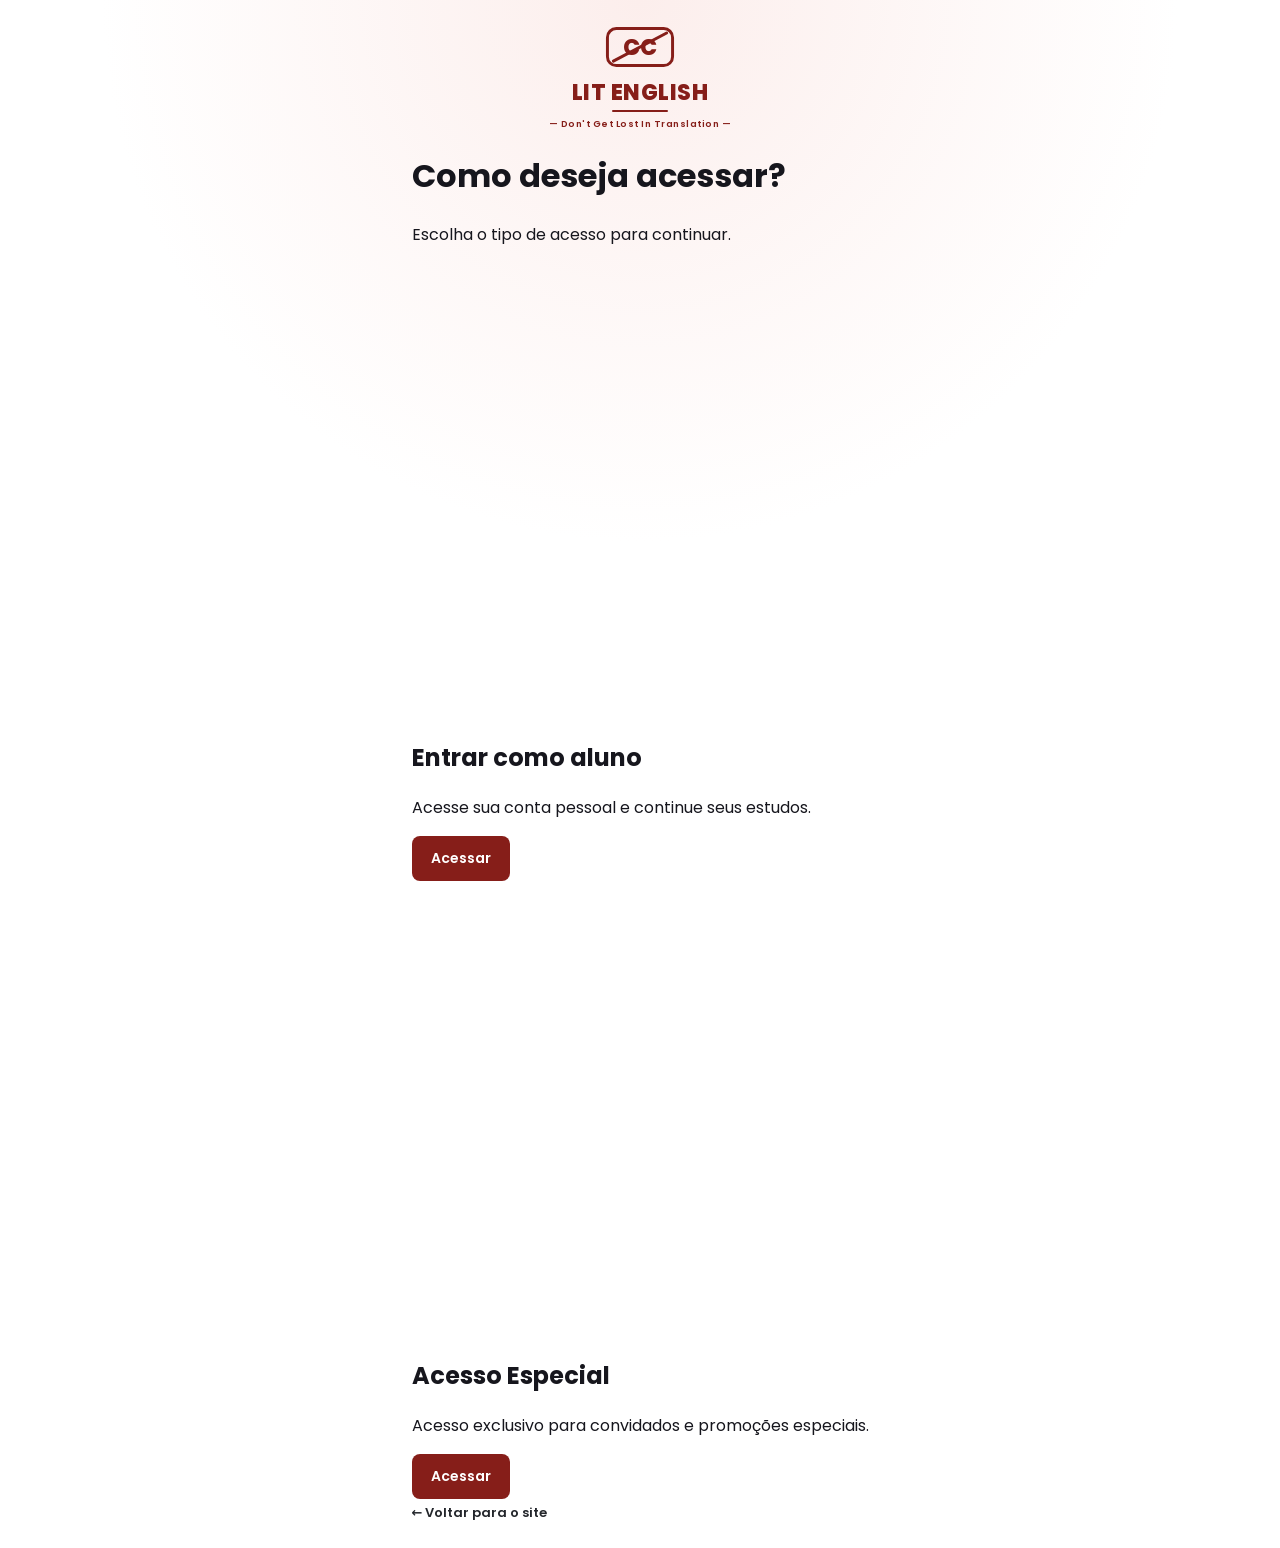
<file: lit_english_frontend/acesso.html>
<!DOCTYPE html>
<html lang="pt-BR">
<head>
  <meta charset="UTF-8" />
  <meta name="viewport" content="width=device-width, initial-scale=1.0, viewport-fit=cover" />
  <title>Como deseja acessar? — LIT English</title>
  <link rel="stylesheet" href="css/style.css" />
</head>
<body class="auth-page">

  <div class="access-wrapper">

    <div class="logo">
      <svg class="logo-mark" viewBox="0 0 100 70" xmlns="http://www.w3.org/2000/svg">
        <rect x="6" y="6" width="88" height="50" rx="12" fill="none" stroke="#861E19" stroke-width="4"/>
        <text x="50" y="42" text-anchor="middle" font-family="Poppins, sans-serif" font-weight="800" font-size="30" fill="#861E19">CC</text>
        <line x1="14" y1="50" x2="86" y2="12" stroke="#861E19" stroke-width="4" stroke-linecap="round"/>
      </svg>
      <div class="logo-word">LIT ENGLISH</div>
      <div class="logo-rule"></div>
      <div class="logo-tagline">— Don't Get Lost In Translation —</div>
    </div>

    <div class="access-heading">
      <h1>Como deseja acessar?</h1>
      <p class="muted">Escolha o tipo de acesso para continuar.</p>
    </div>

    <div class="choice-grid">

      <!-- ALUNO -->
      <div class="choice-card">
        <div class="choice-icon">
          <svg viewBox="0 0 24 24" fill="none" stroke-width="2" stroke-linecap="round" stroke-linejoin="round">
            <circle cx="12" cy="8" r="4"></circle>
            <path d="M4 21c0-4.4 3.6-8 8-8s8 3.6 8 8"></path>
          </svg>
        </div>
        <h2>Entrar como aluno</h2>
        <p>Acesse sua conta pessoal e continue seus estudos.</p>
        <a href="login.html" class="btn btn-primary">Acessar</a>
      </div>

      <!-- ACESSO ESPECIAL -->
      <div class="choice-card">
        <div class="choice-icon">
          <svg viewBox="0 0 24 24" fill="none" stroke-width="2" stroke-linecap="round" stroke-linejoin="round">
            <polygon points="12 2.5 15 9.2 22 10.1 17 15 18.2 22 12 18.6 5.8 22 7 15 2 10.1 9 9.2 12 2.5"></polygon>
          </svg>
        </div>
        <h2>Acesso Especial</h2>
        <p>Acesso exclusivo para convidados e promoções especiais.</p>
        <a href="login.html?acesso=especial" class="btn btn-primary">Acessar</a>
      </div>

    </div>

    <a href="index.html" class="auth-back-link">&larr; Voltar para o site</a>

  </div>

</body>
</html>
</file>
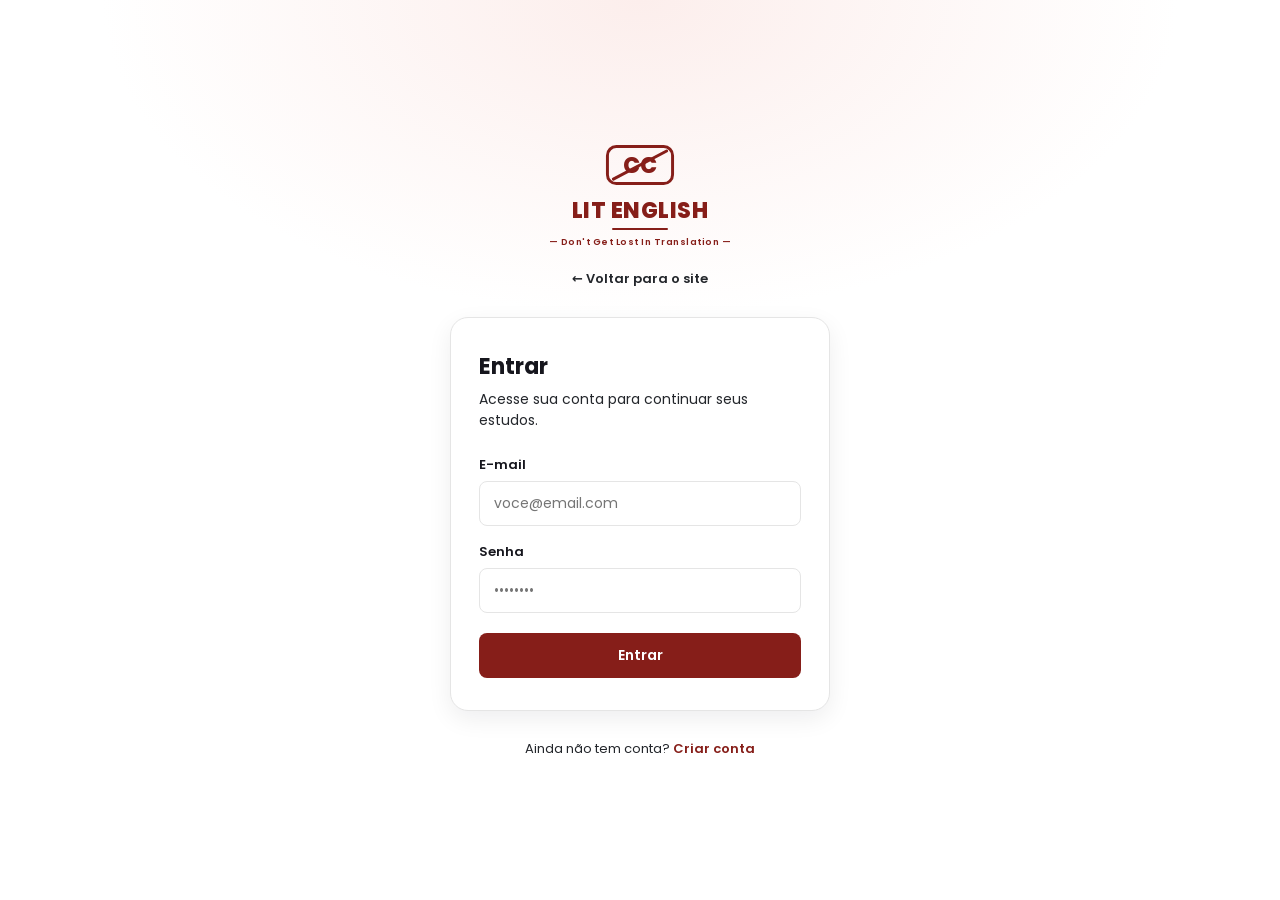
<file: lit_english_frontend/aprender.html>
<!DOCTYPE html>
<html lang="pt-BR">
<head>
  <meta charset="UTF-8" />
  <meta name="viewport" content="width=device-width, initial-scale=1.0, viewport-fit=cover" />
  <title>Aprender — LIT English</title>
  <link rel="stylesheet" href="css/style.css" />
</head>
<body>

  <div class="app-shell">

    <aside class="sidebar">
      <div class="logo">
        <svg class="logo-mark" viewBox="0 0 100 70" xmlns="http://www.w3.org/2000/svg">
          <rect x="6" y="6" width="88" height="50" rx="14" fill="none" stroke="#861E19" stroke-width="5"/>
          <text x="50" y="43" text-anchor="middle" font-family="Poppins, sans-serif" font-weight="800" font-size="28" fill="#861E19">LIT</text>
          <line x1="14" y1="50" x2="86" y2="12" stroke="#861E19" stroke-width="4" stroke-linecap="round"/>
        </svg>
      </div>

      <div class="aluno-badge">
        <span class="label" id="role-label">ALUNO</span>
        <span class="name" id="student-name">—</span>
      </div>

      <nav class="nav">
        <a href="home.html" class="nav-item">
          <svg viewBox="0 0 24 24" fill="none" stroke-width="2" stroke-linecap="round" stroke-linejoin="round"><path d="M4 11.5 12 4l8 7.5"/><path d="M6 10v9.5h12V10"/><path d="M10 19.5v-5h4v5"/></svg>
          <span>Home</span>
        </a>
        <a href="aprender.html" class="nav-item active">
          <svg viewBox="0 0 24 24" fill="none" stroke-width="2" stroke-linecap="round" stroke-linejoin="round"><circle cx="12" cy="12" r="8.5"/><circle cx="12" cy="12" r="4.5"/><circle cx="12" cy="12" r="0.6" fill="currentColor" stroke="none"/><path d="M17 3.5 20.5 3.5 20.5 7 14 13.5"/></svg>
          <span>Learn</span>
        </a>
        <a href="revisar.html" class="nav-item">
          <svg viewBox="0 0 24 24" fill="none" stroke-width="2" stroke-linecap="round" stroke-linejoin="round"><path d="M4 4v16"/><path d="M9 4v16"/><path d="M14 4l5 16"/></svg>
          <span>Flashcards</span>
        </a>
        <a href="exercicios.html" id="nav-exercicios" class="nav-item" style="display:none">
          <svg viewBox="0 0 24 24" fill="none" stroke-width="2" stroke-linecap="round" stroke-linejoin="round"><rect x="3.5" y="5" width="17" height="16" rx="2.5"/><path d="M8 3v4M16 3v4M3.5 10h17"/></svg>
          <span>Exercises</span>
        </a>
        <a href="textos.html" class="nav-item">
          <svg viewBox="0 0 24 24" fill="none" stroke-width="2" stroke-linecap="round" stroke-linejoin="round"><path d="M12 7c-1.5-1.3-4-2-7-2v13c3 0 5.5.7 7 2 1.5-1.3 4-2 7-2V5c-3 0-5.5.7-7 2Z"/><path d="M12 7v13"/></svg>
          <span>Immersion</span>
        </a>
        <a href="conversa.html" class="nav-item" id="nav-conversa">
          <svg viewBox="0 0 24 24" fill="none" stroke-width="2" stroke-linecap="round" stroke-linejoin="round"><path d="M12 3a3 3 0 0 1 3 3v6a3 3 0 0 1-6 0V6a3 3 0 0 1 3-3Z"/><path d="M5 11a7 7 0 0 0 14 0M12 18v3"/></svg>
          <span>Talk</span>
        </a>

        <div class="nav-spacer"></div>

        <button class="nav-item" id="logout-btn">
          <svg viewBox="0 0 24 24" fill="none" stroke-width="2" stroke-linecap="round" stroke-linejoin="round"><path d="M9 19.5H6a2 2 0 0 1-2-2v-11a2 2 0 0 1 2-2h3"/><path d="M16 16.5l4.5-4.5-4.5-4.5"/><path d="M20.5 12H10"/></svg>
          <span>Sair</span>
        </button>
      </nav>
      <script>
        // Aplica a visibilidade de "Exercises" já no primeiro paint, usando o
        // usuário salvo em cache (localStorage), sem esperar a resposta da
        // API — evita o item "pulando" no menu (pop) depois que a página já
        // carregou. applyAccessRestrictions() roda de novo depois, com o
        // dado fresco do servidor, e confirma/corrige se preciso.
        (function () {
          try {
            var raw = localStorage.getItem("lit_user");
            var user = raw ? JSON.parse(raw) : null;
            var canUseExercises = !!(
              user &&
              user.role === "aluno" &&
              user.access_type === "padrao" &&
              user.is_approved === true
            );
            var el = document.getElementById("nav-exercicios");
            if (el) el.style.display = canUseExercises ? "" : "none";
          } catch (e) {}
        })();
      </script>
    </aside>

    <main class="main main-learn-create">
      <header class="page-header learn-page-header">
        <h1>Aprender</h1>
      </header>

      <div class="learn-tabs" role="tablist" aria-label="Seções de Aprender">
        <button type="button" class="learn-tab-btn active" id="learn-tab-vocab-btn" role="tab" aria-selected="true">
          <span class="learn-tab-icon"></span>
          <span>Vocabulário</span>
        </button>
        <button type="button" class="learn-tab-btn" id="learn-tab-criar-btn" role="tab" aria-selected="false">
          <span class="learn-tab-icon"></span>
          <span>Criar</span>
        </button>
      </div>

      <!-- ----------------------------------------------------------------
           Aba "Vocabulário" -- conteúdo carregado da língua-alvo do aluno.
           ---------------------------------------------------------------- -->
      <section id="learn-tab-vocab" class="learn-vocab-panel">
        <div class="vocab-browse-card">
          <div class="vocab-browse-card-header">
            <span class="vocab-browse-flag" id="vocab-browse-flag"></span>
          </div>

          <div class="vocab-browse-body">
            <h2 class="vocab-browse-word" id="vocab-browse-word">Carregando...</h2>
            <p class="vocab-browse-pinyin" id="vocab-browse-pinyin" hidden></p>
            <p class="vocab-browse-translation" id="vocab-browse-translation"></p>
            <p class="vocab-browse-example" id="vocab-browse-example"></p>
          </div>


          <div class="vocab-browse-actions">
            <button type="button" class="vocab-browse-action" id="vocab-listen-btn">
              <span class="vocab-browse-action-icon"></span>
              <span class="vocab-browse-action-divider"></span>
              <span>Ouvir frase</span>
            </button>
            <button type="button" class="vocab-browse-action" id="vocab-save-btn">
              <span class="vocab-browse-action-icon"></span>
              <span class="vocab-browse-action-divider"></span>
              <span id="vocab-save-label">Salvar</span>
            </button>
            <button type="button" class="vocab-browse-action" id="vocab-more-examples-btn">
              <span class="vocab-browse-action-icon"></span>
              <span class="vocab-browse-action-divider"></span>
              <span id="vocab-more-examples-label">Mais exemplos</span>
            </button>
          </div>
        </div>

        <div class="vocab-browse-more-examples" id="vocab-more-examples" hidden>
          <span class="vocab-browse-more-examples-icon" id="vocab-more-examples-icon"></span>
          <span class="vocab-browse-more-examples-divider"></span>
          <div class="vocab-browse-more-examples-text" id="vocab-more-examples-text"></div>
        </div>
      </section>

      <!-- ----------------------------------------------------------------
           Aba "Criar" -- formulário direto (a tela de escolha/exemplos da
           versão anterior foi removida).
           ---------------------------------------------------------------- -->
      <div id="learn-tab-criar">
      <section id="learn-create-view" class="learn-create-area">
        <div class="learn-create-card">
          <div class="learn-create-title">
            <h2>Novo Flashcard</h2>
            <p>Preencha as informações abaixo para criar seu flashcard.</p>
          </div>

          <form id="flashcard-form" novalidate>
            <div class="learn-create-fields">
              <div class="learn-create-field-row">
                <div class="learn-create-field-copy">
                  <div class="learn-create-field-title"><strong>Frente</strong></div>
                  <p id="front-hint">Mandarim ou PT.<br>A palavra será salva em mandarim.</p>
                </div>
                <div class="learn-create-input-wrap">
                  <textarea id="flashcard-front" maxlength="200" placeholder="Ex: 你好 ou olá" required></textarea>
                </div>
              </div>

              <div class="learn-create-field-row">
                <div class="learn-create-field-copy">
                  <div class="learn-create-field-title">
                    <strong>Verso</strong>
                    <svg class="learn-create-sparkle" viewBox="0 0 24 24" fill="none" stroke="currentColor" stroke-width="1.8" stroke-linejoin="round" aria-hidden="true"><path d="M10 4.5 11.8 9.2 16.5 11 11.8 12.8 10 17.5 8.2 12.8 3.5 11 8.2 9.2Z"/><path d="M17.5 3.5 18.2 5.3 20 6 18.2 6.7 17.5 8.5 16.8 6.7 15 6 16.8 5.3Z"/><path d="M17.5 14.5 18.2 16.3 20 17 18.2 17.7 17.5 19.5 16.8 17.7 15 17 16.8 16.3Z"/></svg>
                  </div>
                  <p>Traduzido automaticamente.</p>
                </div>
                <div class="learn-create-input-wrap">
                  <textarea id="flashcard-back" maxlength="200" placeholder="Ex: olá"></textarea>
                </div>
              </div>

              <div class="learn-create-field-row">
                <div class="learn-create-field-copy">
                  <div class="learn-create-field-title"><strong>Descrição</strong></div>
                  <p>Contexto, exemplo ou observação (opcional).</p>
                </div>
                <div class="learn-create-input-wrap">
                  <textarea id="flashcard-description" maxlength="300" placeholder="Ex: É uma saudação comum."></textarea>
                </div>
              </div>
            </div>

            <p id="form-error" class="learn-create-error" hidden></p>

            <div class="learn-create-actions">
              <button type="submit" id="create-flashcard-btn" class="btn btn-primary">
                <span class="learn-create-plus">+</span>
                <span>Criar Flashcard</span>
              </button>
            </div>
          </form>
        </div>
      </section>
      </div>
    </main>

  </div>

  <div class="toast" id="toast" hidden></div>

  <script src="js/api.js"></script>
  <script src="js/icons.js"></script>
  <script src="js/sfx.js"></script>
  <script src="js/flashcard-pronounce.js"></script>
  <script src="js/aprender.js"></script>
</body>
</html>
</file>
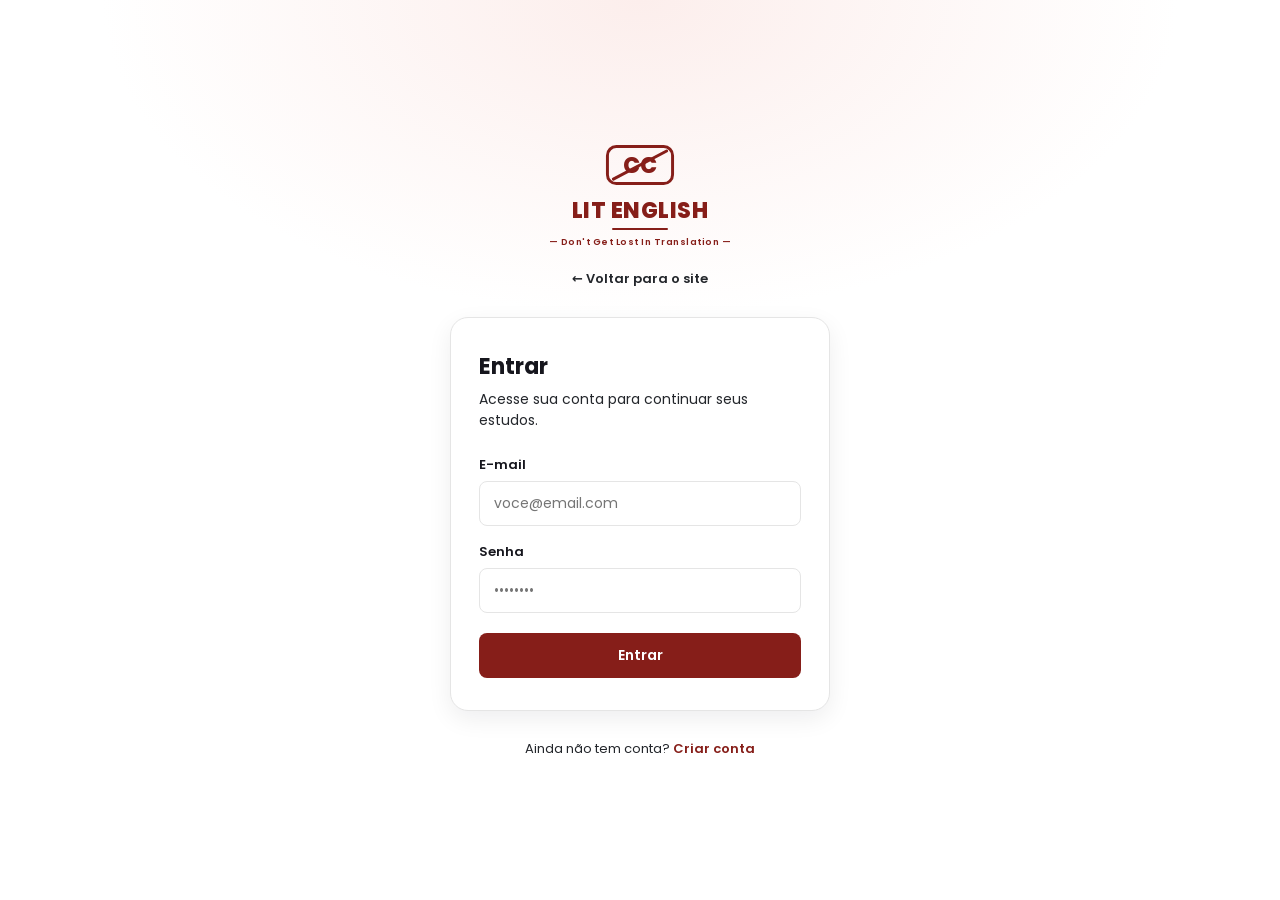
<file: lit_english_frontend/conversa.html>
<!DOCTYPE html>
<html lang="pt-BR">
<head>
  <meta charset="UTF-8" />
  <meta name="viewport" content="width=device-width, initial-scale=1.0, viewport-fit=cover" />
  <meta http-equiv="Cache-Control" content="no-cache, no-store, must-revalidate" />
  <meta http-equiv="Pragma" content="no-cache" />
  <meta http-equiv="Expires" content="0" />
  <title>Talk — LIT English</title>
  <link rel="stylesheet" href="css/style.css?v=20260813-3" />
  <link rel="stylesheet" href="css/conversation.css" />
</head>
<body>

  <div class="app-shell">

    <aside class="sidebar">
      <div class="logo">
        <svg class="logo-mark" viewBox="0 0 100 70" xmlns="http://www.w3.org/2000/svg">
          <rect x="6" y="6" width="88" height="50" rx="14" fill="none" stroke="#861E19" stroke-width="5"/>
          <text x="50" y="43" text-anchor="middle" font-family="Poppins, sans-serif" font-weight="800" font-size="28" fill="#861E19">LIT</text>
          <line x1="14" y1="50" x2="86" y2="12" stroke="#861E19" stroke-width="4" stroke-linecap="round"/>
        </svg>
      </div>

      <div class="aluno-badge">
        <span class="label" id="role-label">ALUNO</span>
        <span class="name" id="student-name">—</span>
      </div>

      <nav class="nav">
        <a href="home.html" class="nav-item">
          <svg viewBox="0 0 24 24" fill="none" stroke-width="2" stroke-linecap="round" stroke-linejoin="round"><path d="M4 11.5 12 4l8 7.5"/><path d="M6 10v9.5h12V10"/><path d="M10 19.5v-5h4v5"/></svg>
          <span>Home</span>
        </a>
        <a href="aprender.html" class="nav-item">
          <svg viewBox="0 0 24 24" fill="none" stroke-width="2" stroke-linecap="round" stroke-linejoin="round"><circle cx="12" cy="12" r="8"/><circle cx="12" cy="12" r="3"/><path d="m15.5 8.5 2-2"/></svg>
          <span>Learn</span>
        </a>
        <a href="revisar.html" class="nav-item">
          <svg viewBox="0 0 24 24" fill="none" stroke-width="2" stroke-linecap="round" stroke-linejoin="round"><path d="M4 4v16"/><path d="M9 4v16"/><path d="M14 4l5 16"/></svg>
          <span>Flashcards</span>
        </a>
        <a href="exercicios.html" id="nav-exercicios" class="nav-item" style="display:none">
          <svg viewBox="0 0 24 24" fill="none" stroke-width="2" stroke-linecap="round" stroke-linejoin="round"><rect x="3.5" y="5" width="17" height="16" rx="2.5"/><path d="M8 3v4M16 3v4M3.5 10h17"/></svg>
          <span>Exercises</span>
        </a>
        <a href="textos.html" class="nav-item">
          <svg viewBox="0 0 24 24" fill="none" stroke-width="2" stroke-linecap="round" stroke-linejoin="round"><path d="M12 7c-1.5-1.3-4-2-7-2v13c3 0 5.5.7 7 2 1.5-1.3 4-2 7-2V5c-3 0-5.5.7-7 2Z"/><path d="M12 7v13"/></svg>
          <span>Immersion</span>
        </a>
        <a href="conversa.html" class="nav-item active" id="nav-conversa">
          <svg viewBox="0 0 24 24" fill="none" stroke-width="2" stroke-linecap="round" stroke-linejoin="round"><path d="M12 3a3 3 0 0 1 3 3v6a3 3 0 0 1-6 0V6a3 3 0 0 1 3-3Z"/><path d="M5 11a7 7 0 0 0 14 0M12 18v3"/></svg>
          <span>Talk</span>
        </a>

        <div class="nav-spacer"></div>

        <button class="nav-item" id="logout-btn">
          <svg viewBox="0 0 24 24" fill="none" stroke-width="2" stroke-linecap="round" stroke-linejoin="round"><path d="M9 19.5H6a2 2 0 0 1-2-2v-11a2 2 0 0 1 2-2h3"/><path d="M16 16.5l4.5-4.5-4.5-4.5"/><path d="M20.5 12H10"/></svg>
          <span>Sair</span>
        </button>
      </nav>
      <script>
        // Aplica a visibilidade de "Exercises" já no primeiro paint, usando o
        // usuário salvo em cache (localStorage), sem esperar a resposta da
        // API — evita o item "pulando" no menu (pop) depois que a página já
        // carregou. applyAccessRestrictions() roda de novo depois, com o
        // dado fresco do servidor, e confirma/corrige se preciso.
        (function () {
          try {
            var raw = localStorage.getItem("lit_user");
            var user = raw ? JSON.parse(raw) : null;
            var canUseExercises = !!(
              user &&
              user.role === "aluno" &&
              user.access_type === "padrao" &&
              user.is_approved === true
            );
            var el = document.getElementById("nav-exercicios");
            if (el) el.style.display = canUseExercises ? "" : "none";
          } catch (e) {}
        })();
      </script>
    </aside>

    <main class="main main--conversa">

      <header class="page-header page-header-centered conv-header">
        <h1>Talk</h1>
        <p class="conv-subtitle">Pratique inglês falado com o tutor de IA e receba correções em tempo real.</p>
      </header>

      <div id="conv-locked" class="conv-locked hidden"></div>

      <div id="conv-workspace" class="conv-workspace hidden">

        <!-- ---------- COLUNA DO CHAT (tutor e aluno intercalados, como no WhatsApp) ---------- -->
        <section class="conv-chat-column">
          <div id="chat-scroll" class="chat-scroll"></div>

          <div class="mic-bar">
            <button id="mic-btn" class="mic-btn" title="Falar" disabled>
              <svg viewBox="0 0 24 24"><path d="M12 3a3 3 0 0 1 3 3v6a3 3 0 0 1-6 0V6a3 3 0 0 1 3-3Z" fill="currentColor"/><path d="M5 11a7 7 0 0 0 14 0M12 18v3" fill="none" stroke="currentColor" stroke-width="1.8" stroke-linecap="round"/></svg>
            </button>
            <span id="mic-status" class="mic-status">Conectando…</span>
          </div>
        </section>

      </div>
    </main>

  </div>

  <div class="toast" id="toast" hidden></div>

  <!-- templates -->
  <template id="tpl-tutor-bubble">
    <div class="bubble tutor-bubble">
      <p class="bubble-text"></p>
      <p class="bubble-translation hidden"></p>
      <div class="bubble-actions">
        <button class="action-btn listen-btn">
          <svg viewBox="0 0 24 24"><path d="M4 9v6h4l5 4V5L8 9H4Z" fill="currentColor"/><path d="M16 8.5a5 5 0 0 1 0 7" fill="none" stroke="currentColor" stroke-width="1.8" stroke-linecap="round"/></svg>
          Ouvir
        </button>
        <button class="action-btn translate-btn">
          <svg viewBox="0 0 24 24"><path d="M3 5h9M7 3v2m0 0c0 4-2 7-5 8m5-8c1 2 2.5 3.4 4 4.3M14 21l4-9 4 9M15.6 18h4.8" fill="none" stroke="currentColor" stroke-width="1.6" stroke-linecap="round" stroke-linejoin="round"/></svg>
          Traduzir
        </button>
      </div>
    </div>
  </template>

  <template id="tpl-student-bubble">
    <div class="bubble student-bubble">
      <p class="bubble-text"></p>
    </div>
  </template>

  <script src="js/api.js"></script>
  <script src="js/conversation.js?v=20260908-2"></script>
</body>
</html>
</file>
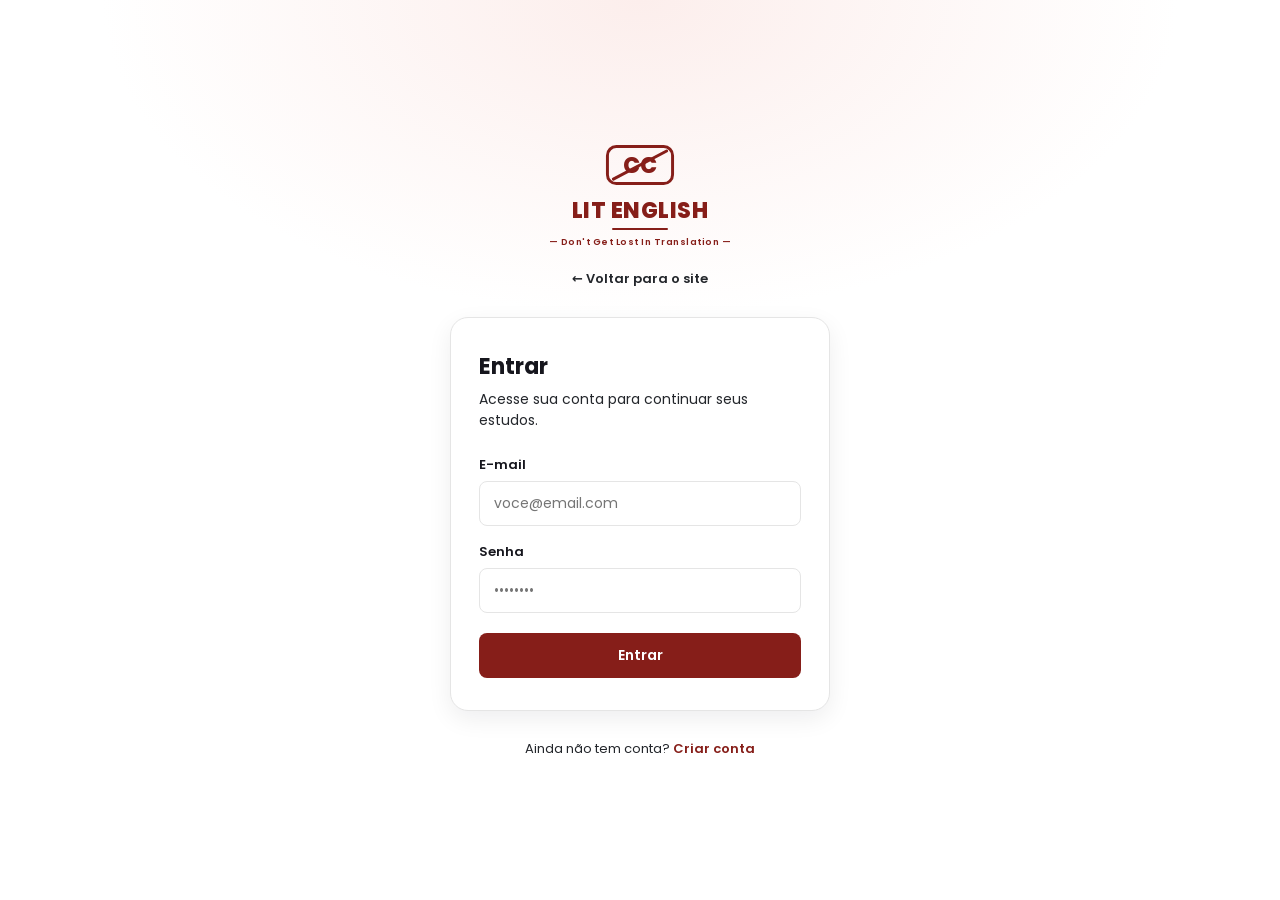
<file: lit_english_frontend/exercicios.html>
<!DOCTYPE html>
<html lang="pt-BR">
<head>
  <meta charset="UTF-8" />
  <meta name="viewport" content="width=device-width, initial-scale=1.0, viewport-fit=cover" />
  <title>Exercícios — LIT English</title>
  <link rel="stylesheet" href="css/style.css" />
</head>
<body>

  <div class="app-shell">

    <aside class="sidebar">
      <div class="logo">
        <svg class="logo-mark" viewBox="0 0 100 70" xmlns="http://www.w3.org/2000/svg">
          <rect x="6" y="6" width="88" height="50" rx="14" fill="none" stroke="#861E19" stroke-width="5"/>
          <text x="50" y="43" text-anchor="middle" font-family="Poppins, sans-serif" font-weight="800" font-size="28" fill="#861E19">LIT</text>
          <line x1="14" y1="50" x2="86" y2="12" stroke="#861E19" stroke-width="4" stroke-linecap="round"/>
        </svg>
      </div>

      <div class="aluno-badge">
        <span class="label" id="role-label">ALUNO</span>
        <span class="name" id="student-name">—</span>
      </div>

      <nav class="nav">
        <a href="home.html" class="nav-item">
          <svg viewBox="0 0 24 24" fill="none" stroke-width="2" stroke-linecap="round" stroke-linejoin="round"><path d="M4 11.5 12 4l8 7.5"/><path d="M6 10v9.5h12V10"/><path d="M10 19.5v-5h4v5"/></svg>
          <span>Home</span>
        </a>
        <a href="aprender.html" class="nav-item">
          <svg viewBox="0 0 24 24" fill="none" stroke-width="2" stroke-linecap="round" stroke-linejoin="round"><circle cx="12" cy="12" r="8"/><circle cx="12" cy="12" r="3"/><path d="m15.5 8.5 2-2"/></svg>
          <span>Learn</span>
        </a>
        <a href="revisar.html" class="nav-item">
          <svg viewBox="0 0 24 24" fill="none" stroke-width="2" stroke-linecap="round" stroke-linejoin="round"><path d="M4 4v16"/><path d="M9 4v16"/><path d="M14 4l5 16"/></svg>
          <span>Flashcards</span>
        </a>
        <a href="exercicios.html" id="nav-exercicios" class="nav-item active">
          <svg viewBox="0 0 24 24" fill="none" stroke-width="2" stroke-linecap="round" stroke-linejoin="round"><rect x="3.5" y="5" width="17" height="16" rx="2.5"/><path d="M8 3v4M16 3v4M3.5 10h17"/></svg>
          <span>Exercises</span>
        </a>
        <a href="textos.html" class="nav-item">
          <svg viewBox="0 0 24 24" fill="none" stroke-width="2" stroke-linecap="round" stroke-linejoin="round"><path d="M12 7c-1.5-1.3-4-2-7-2v13c3 0 5.5.7 7 2 1.5-1.3 4-2 7-2V5c-3 0-5.5.7-7 2Z"/><path d="M12 7v13"/></svg>
          <span>Immersion</span>
        </a>
        <a href="conversa.html" class="nav-item" id="nav-conversa">
          <svg viewBox="0 0 24 24" fill="none" stroke-width="2" stroke-linecap="round" stroke-linejoin="round"><path d="M12 3a3 3 0 0 1 3 3v6a3 3 0 0 1-6 0V6a3 3 0 0 1 3-3Z"/><path d="M5 11a7 7 0 0 0 14 0M12 18v3"/></svg>
          <span>Talk</span>
        </a>

        <div class="nav-spacer"></div>

        <button class="nav-item" id="logout-btn">
          <svg viewBox="0 0 24 24" fill="none" stroke-width="2" stroke-linecap="round" stroke-linejoin="round"><path d="M9 19.5H6a2 2 0 0 1-2-2v-11a2 2 0 0 1 2-2h3"/><path d="M16 16.5l4.5-4.5-4.5-4.5"/><path d="M20.5 12H10"/></svg>
          <span>Sair</span>
        </button>
      </nav>
      <script>
        // Aplica a visibilidade de "Exercises" já no primeiro paint, usando o
        // usuário salvo em cache (localStorage), sem esperar a resposta da
        // API — evita o item "pulando" no menu (pop) depois que a página já
        // carregou. applyAccessRestrictions() roda de novo depois, com o
        // dado fresco do servidor, e confirma/corrige se preciso.
        (function () {
          try {
            var raw = localStorage.getItem("lit_user");
            var user = raw ? JSON.parse(raw) : null;
            var canUseExercises = !!(
              user &&
              user.role === "aluno" &&
              user.access_type === "padrao" &&
              user.is_approved === true
            );
            var el = document.getElementById("nav-exercicios");
            if (el) el.style.display = canUseExercises ? "" : "none";
          } catch (e) {}
        })();
      </script>
    </aside>

    <main class="main main-review">
      <header class="page-header">
        <h1>Exercises</h1>
        <p>Responda um exercício por vez, do mais antigo para o mais novo.</p>
      </header>
      <section id="exercises-area" class="review-area-centered">
        <div class="skeleton">Carregando...</div>
      </section>
    </main>

  </div>

  <div class="toast" id="toast" hidden></div>

  <script src="js/api.js"></script>
  <script src="js/icons.js"></script>
  <script src="js/sfx.js"></script>
  <script src="js/exercicios.js"></script>
</body>
</html>
</file>
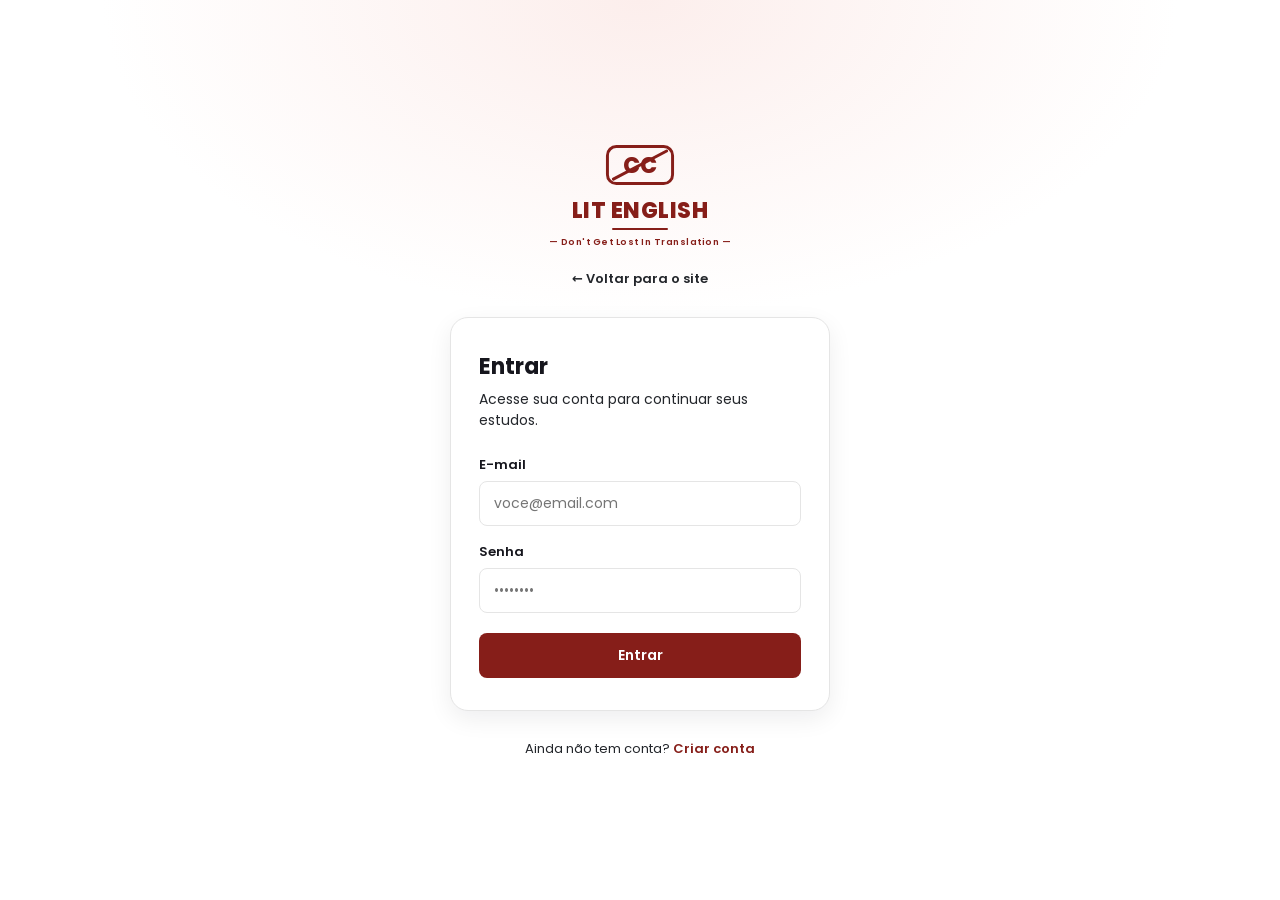
<file: lit_english_frontend/home.html>
<!DOCTYPE html>
<html lang="pt-BR">
<head>
  <meta charset="UTF-8" />
  <meta name="viewport" content="width=device-width, initial-scale=1.0, viewport-fit=cover" />
  <title>Início — LIT English</title>
  <link rel="stylesheet" href="css/style.css" />
</head>
<body>

  <div class="app-shell">

    <aside class="sidebar">
      <div class="logo">
        <svg class="logo-mark" viewBox="0 0 100 70" xmlns="http://www.w3.org/2000/svg">
          <rect x="6" y="6" width="88" height="50" rx="14" fill="none" stroke="#861E19" stroke-width="5"/>
          <text x="50" y="43" text-anchor="middle" font-family="Poppins, sans-serif" font-weight="800" font-size="28" fill="#861E19">LIT</text>
        </svg>
      </div>

      <div class="aluno-badge">
        <span class="label" id="role-label">ALUNO</span>
        <span class="name" id="student-name">—</span>
      </div>

      <nav class="nav">
        <a href="home.html" class="nav-item active">
          <svg viewBox="0 0 24 24" fill="none" stroke-width="2" stroke-linecap="round" stroke-linejoin="round"><path d="M4 11.5 12 4l8 7.5"/><path d="M6 10v9.5h12V10"/><path d="M10 19.5v-5h4v5"/></svg>
          <span>Home</span>
        </a>
        <a href="aprender.html" class="nav-item">
          <svg viewBox="0 0 24 24" fill="none" stroke-width="2" stroke-linecap="round" stroke-linejoin="round"><circle cx="12" cy="12" r="8"/><circle cx="12" cy="12" r="3"/><path d="m15.5 8.5 2-2"/></svg>
          <span>Learn</span>
        </a>
        <a href="revisar.html" class="nav-item">
          <svg viewBox="0 0 24 24" fill="none" stroke-width="2" stroke-linecap="round" stroke-linejoin="round"><path d="M4 4v16"/><path d="M9 4v16"/><path d="M14 4l5 16"/></svg>
          <span>Flashcards</span>
        </a>
        <a href="exercicios.html" id="nav-exercicios" class="nav-item" style="display:none">
          <svg viewBox="0 0 24 24" fill="none" stroke-width="2" stroke-linecap="round" stroke-linejoin="round"><rect x="3.5" y="5" width="17" height="16" rx="2.5"/><path d="M8 3v4M16 3v4M3.5 10h17"/></svg>
          <span>Exercises</span>
        </a>
        <a href="textos.html" class="nav-item">
          <svg viewBox="0 0 24 24" fill="none" stroke-width="2" stroke-linecap="round" stroke-linejoin="round"><path d="M12 7c-1.5-1.3-4-2-7-2v13c3 0 5.5.7 7 2 1.5-1.3 4-2 7-2V5c-3 0-5.5.7-7 2Z"/><path d="M12 7v13"/></svg>
          <span>Immersion</span>
        </a>
        <a href="conversa.html" class="nav-item" id="nav-conversa">
          <svg viewBox="0 0 24 24" fill="none" stroke-width="2" stroke-linecap="round" stroke-linejoin="round"><path d="M12 3a3 3 0 0 1 3 3v6a3 3 0 0 1-6 0V6a3 3 0 0 1 3-3Z"/><path d="M5 11a7 7 0 0 0 14 0M12 18v3"/></svg>
          <span>Talk</span>
        </a>

        <div class="nav-spacer"></div>

        <button class="nav-item" id="logout-btn">
          <svg viewBox="0 0 24 24" fill="none" stroke-width="2" stroke-linecap="round" stroke-linejoin="round"><path d="M9 19.5H6a2 2 0 0 1-2-2v-11a2 2 0 0 1 2-2h3"/><path d="M16 16.5l4.5-4.5-4.5-4.5"/><path d="M20.5 12H10"/></svg>
          <span>Sair</span>
        </button>
      </nav>
      <script>
        // Aplica a visibilidade de "Exercises" já no primeiro paint, usando o
        // usuário salvo em cache (localStorage), sem esperar a resposta da
        // API — evita o item "pulando" no menu (pop) depois que a página já
        // carregou. applyAccessRestrictions() roda de novo depois, com o
        // dado fresco do servidor, e confirma/corrige se preciso.
        (function () {
          try {
            var raw = localStorage.getItem("lit_user");
            var user = raw ? JSON.parse(raw) : null;
            var canUseExercises = !!(
              user &&
              user.role === "aluno" &&
              user.access_type === "padrao" &&
              user.is_approved === true
            );
            var el = document.getElementById("nav-exercicios");
            if (el) el.style.display = canUseExercises ? "" : "none";
          } catch (e) {}
        })();
      </script>
    </aside>

    <main class="main main--home">
      <div class="home-welcome">
        <h1 id="welcome-title">Welcome</h1>
        <p class="home-quote" id="home-quote">&ldquo;An investment in knowledge pays the best interest.&rdquo;</p>
        <p class="home-quote-pinyin" id="home-quote-pinyin" hidden></p>
        <p class="home-author" id="home-quote-author">— Benjamin Franklin</p>
        <button type="button" class="translate-arrow-btn" id="home-translate-btn" aria-pressed="false" aria-label="Traduzir para português" title="Traduzir"><svg viewBox="0 0 24 24" fill="none" stroke="currentColor" stroke-width="2" stroke-linecap="round" stroke-linejoin="round" aria-hidden="true"><path d="M4 8h14"/><path d="m14 4 4 4-4 4"/><path d="M20 16H6"/><path d="m10 12-4 4 4 4"/></svg></button>
      </div>

      <div class="home-stats" id="home-metrics">

        <div class="stat-card is-loading" id="metric-litpoints">
          <div class="stat-icon" data-icon="trophyFilled"></div>
          <p class="stat-label">LIT Points</p>
          <div class="stat-value"><span data-field="value">0</span></div>
        </div>

        <div class="stat-divider">
          <span class="divider-line"></span>
          <div class="stat-icon" data-icon="flame"></div>
          <span class="divider-line"></span>
        </div>

        <div class="stat-card" id="metric-streak">
          <div class="stat-icon" data-icon="flame"></div>
          <p class="stat-label">Streak</p>
          <div class="stat-value"><span data-field="value">0</span><span class="stat-unit">dias</span></div>
        </div>

      </div>
    </main>

  </div>

  <div class="toast" id="toast" hidden></div>

  <script src="js/api.js"></script>
  <script src="js/icons.js"></script>
  <script src="js/home.js"></script>
</body>
</html>
</file>
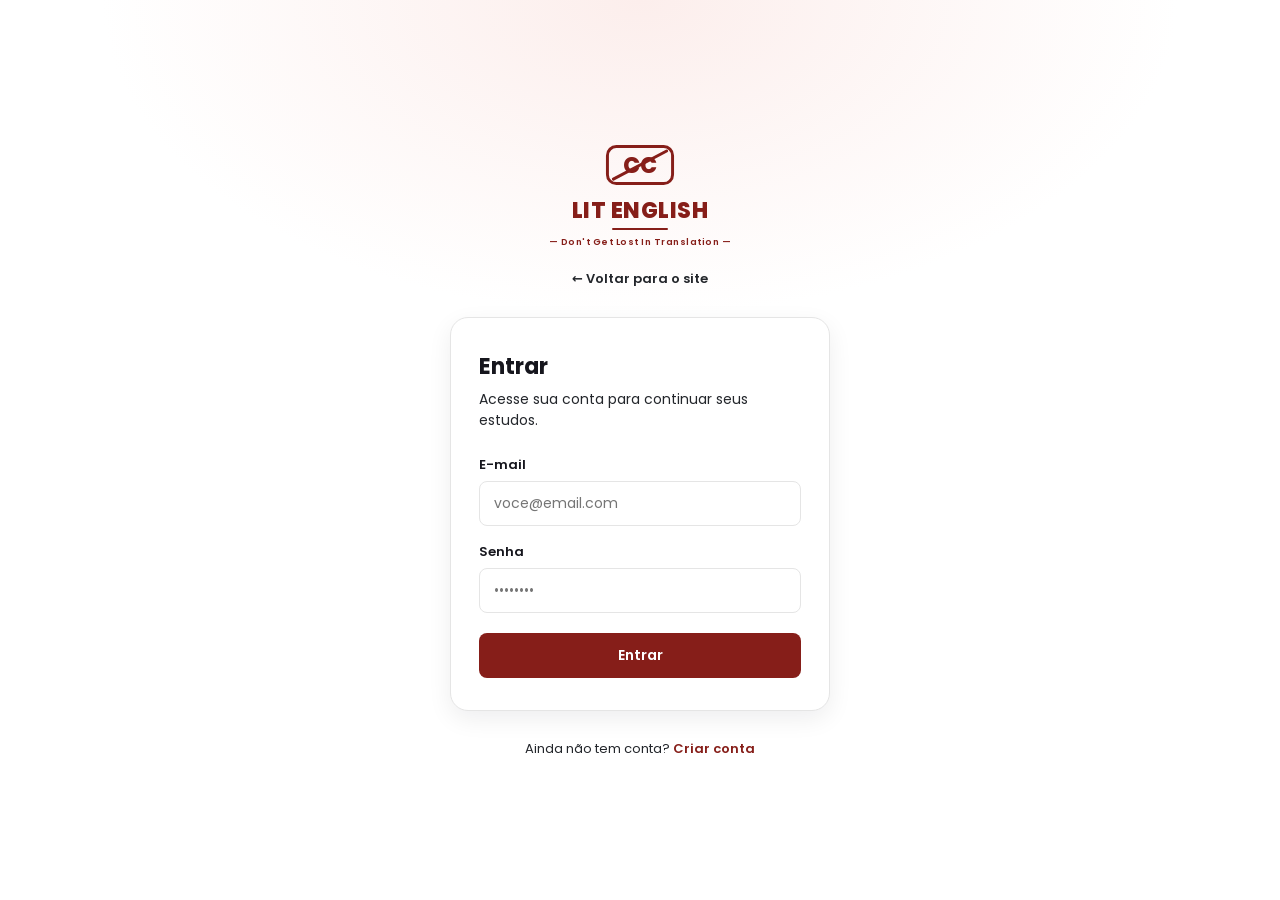
<file: lit_english_frontend/login.html>
<!DOCTYPE html>
<html lang="pt-BR">
<head>
  <meta charset="UTF-8" />
  <meta name="viewport" content="width=device-width, initial-scale=1.0, viewport-fit=cover" />
  <title>Entrar — LIT English</title>
  <link rel="stylesheet" href="css/style.css" />
</head>
<body class="auth-page">

  <div class="auth-wrapper">

    <div class="logo">
      <svg class="logo-mark" viewBox="0 0 100 70" xmlns="http://www.w3.org/2000/svg">
        <rect x="6" y="6" width="88" height="50" rx="12" fill="none" stroke="#861E19" stroke-width="4"/>
        <text x="50" y="42" text-anchor="middle" font-family="Poppins, sans-serif" font-weight="800" font-size="30" fill="#861E19">CC</text>
        <line x1="14" y1="50" x2="86" y2="12" stroke="#861E19" stroke-width="4" stroke-linecap="round"/>
      </svg>
      <div class="logo-word">LIT ENGLISH</div>
      <div class="logo-rule"></div>
      <div class="logo-tagline">— Don't Get Lost In Translation —</div>
    </div>

    <a href="index.html" class="auth-back-link">&larr; Voltar para o site</a>

    <!-- LOGIN FORM -->
    <div class="auth-card" id="login-card">
      <h1>Entrar</h1>
      <p class="muted">Acesse sua conta para continuar seus estudos.</p>

      <form id="login-form" novalidate>
        <div class="field">
          <label for="email">E-mail</label>
          <input type="email" id="email" name="email" placeholder="voce@email.com" autocomplete="username" required />
        </div>

        <div class="field">
          <label for="password">Senha</label>
          <input type="password" id="password" name="password" placeholder="••••••••" autocomplete="current-password" required />
        </div>

        <button type="submit" class="btn btn-primary btn-block" id="submit-btn">Entrar</button>
      </form>

      <p class="form-error" id="form-error" hidden></p>
      <p class="form-info" id="form-info" hidden></p>
    </div>

    <p class="auth-footer" id="login-footer">Ainda não tem conta? <a href="#" class="auth-link" id="go-register">Criar conta</a></p>

    <!-- REGISTER FORM -->
    <div class="auth-card" id="register-card" style="display:none;">
      <h1>Criar Conta</h1>
      <p class="muted" id="reg-subtitle">Crie sua conta e comece a estudar agora mesmo.</p>

      <form id="register-form" novalidate>
        <div class="field">
          <label>Tipo de conta</label>
          <div class="option-grid option-grid-2" role="radiogroup" aria-label="Tipo de conta">
            <label class="option-card">
              <input type="radio" name="account_type" value="normal" checked />
              <span class="option-body"><strong>Usuário normal</strong><small>Entrada direta</small></span>
            </label>
            <label class="option-card">
              <input type="radio" name="account_type" value="aluno" />
              <span class="option-body"><strong>Aluno</strong><small>Requer código</small></span>
            </label>
          </div>
        </div>

        <div class="field">
          <label for="reg-name">Nome Completo</label>
          <input type="text" id="reg-name" name="name" placeholder="Lucas Vinicius" required />
        </div>

        <!-- Só para Aluno: o professor entra em contato pelo WhatsApp -->
        <div class="field" id="whatsapp-field" hidden>
          <label for="reg-whatsapp">WhatsApp</label>
          <input type="tel" id="reg-whatsapp" name="whatsapp" placeholder="(81) 99999-9999" />
        </div>

        <div class="field">
          <label for="reg-email">E-mail</label>
          <div class="email-split-field">
            <input type="text" id="reg-email-user" name="email_user" placeholder="seunome" autocomplete="off" required />
            <span class="email-domain">@litstudent.com</span>
          </div>
          <input type="hidden" id="reg-email" name="email" />
        </div>

        <div class="field">
          <label for="reg-password">Senha</label>
          <input type="password" id="reg-password" name="password" placeholder="••••••••" autocomplete="new-password" required />
        </div>

        <div class="field">
          <label for="reg-password-confirm">Confirmar Senha</label>
          <input type="password" id="reg-password-confirm" name="password_confirm" placeholder="••••••••" autocomplete="new-password" required />
        </div>

        <!-- Só para Usuário normal (antigo Acesso Especial) -->
        <div id="normal-user-fields">
          <div class="field">
            <label for="reg-age">Idade</label>
            <input type="number" id="reg-age" name="age" min="1" max="120" placeholder="Ex: 25" />
          </div>
          <div class="field">
            <label for="reg-target-language">Língua que deseja aprender</label>
            <select id="reg-target-language" name="target_language">
              <option value="ingles">Inglês</option>
              <option value="italiano">Italiano</option>
              <option value="frances">Francês</option>
              <option value="mandarim">🇨🇳 Mandarim</option>
            </select>
          </div>

        </div>

        <div class="field">
          <label for="reg-promo">Código promocional <span id="promo-optional" class="field-optional">(opcional)</span></label>
          <input type="text" id="reg-promo" name="promo_code" maxlength="5" placeholder="5 caracteres" autocomplete="off" autocapitalize="off" spellcheck="false" />
        </div>

        <button type="submit" class="btn btn-primary btn-block" id="register-btn">Criar Conta</button>
      </form>

      <p class="form-error" id="reg-form-error" hidden></p>
      <p class="form-info" id="reg-form-info" hidden></p>
    </div>

    <p class="auth-footer" id="register-footer" style="display:none;">Já tem conta? <a href="#" class="auth-link" id="go-login">Fazer login</a></p>

  </div>

  <script src="js/api.js"></script>
  <script src="js/login.js"></script>
</body>
</html>
</file>
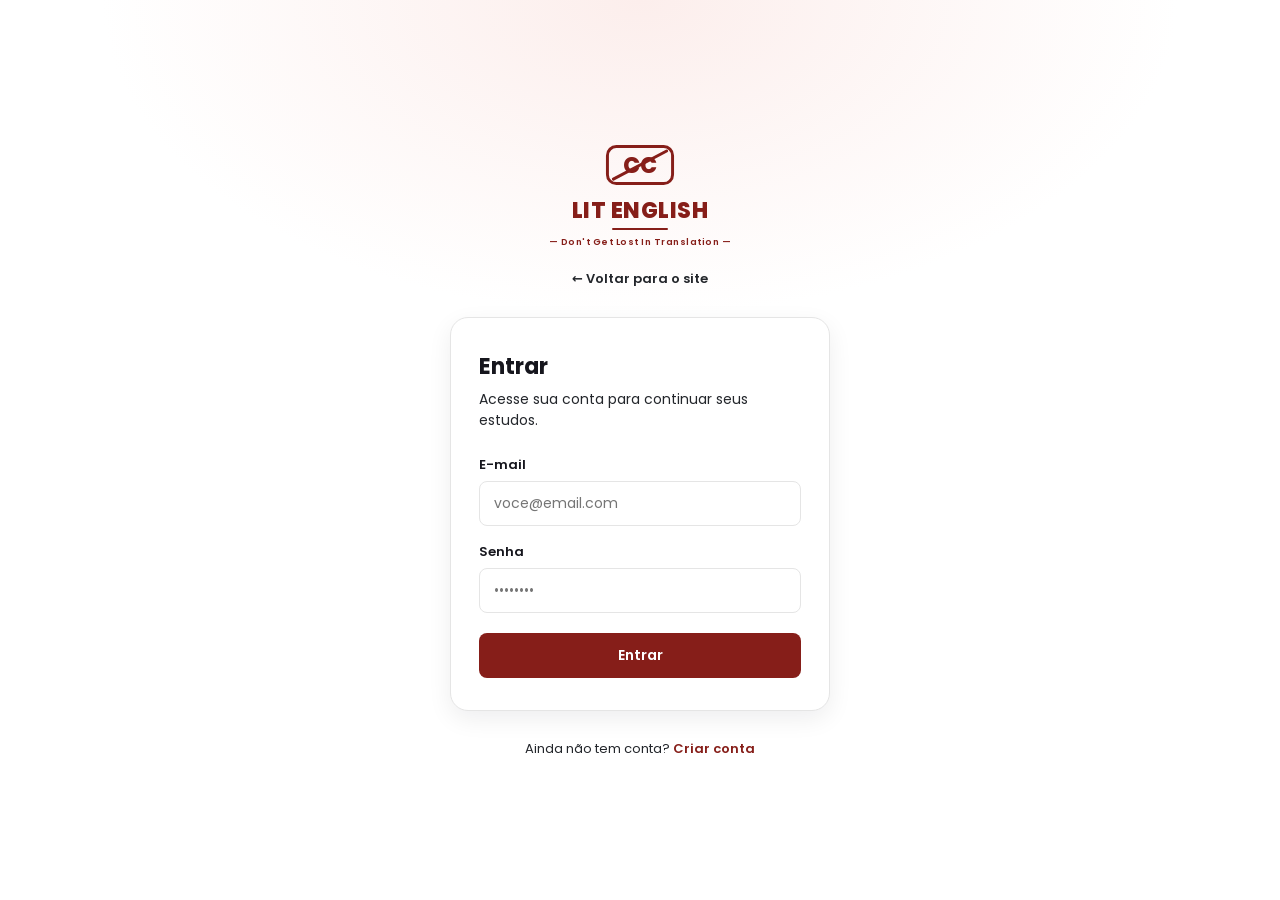
<file: lit_english_frontend/professor.html>
<!DOCTYPE html>
<html lang="pt-BR">
<head>
  <meta charset="UTF-8" />
  <meta name="viewport" content="width=device-width, initial-scale=1.0, viewport-fit=cover" />
  <title>Painel do Professor — LIT English</title>
  <link rel="stylesheet" href="css/style.css" />
</head>
<body>

  <div class="app-shell">

    <aside class="sidebar">
      <div class="logo">
        <svg class="logo-mark" viewBox="0 0 100 70" xmlns="http://www.w3.org/2000/svg">
          <rect x="6" y="6" width="88" height="50" rx="14" fill="none" stroke="#861E19" stroke-width="5"/>
          <text x="50" y="43" text-anchor="middle" font-family="Poppins, sans-serif" font-weight="800" font-size="28" fill="#861E19">LIT</text>
          <line x1="14" y1="50" x2="86" y2="12" stroke="#861E19" stroke-width="4" stroke-linecap="round"/>
        </svg>
      </div>

      <div class="aluno-badge">
        <span class="label">PROFESSOR</span>
        <span class="name" id="professor-name">—</span>
      </div>

      <nav class="nav">
        <button class="nav-item active" data-section="flashcards">
          <svg viewBox="0 0 24 24" fill="none" stroke-width="2" stroke-linecap="round" stroke-linejoin="round"><path d="M4 4v16"/><path d="M9 4v16"/><path d="M14 4l5 16"/></svg>
          <span>Flashcards</span>
        </button>
        <button class="nav-item" data-section="textos">
          <svg viewBox="0 0 24 24" fill="none" stroke-width="2" stroke-linecap="round" stroke-linejoin="round"><path d="M12 7c-1.5-1.3-4-2-7-2v13c3 0 5.5.7 7 2 1.5-1.3 4-2 7-2V5c-3 0-5.5.7-7 2Z"/><path d="M12 7v13"/></svg>
          <span>Read and Listen</span>
        </button>
        <button class="nav-item" data-section="exercicios">
          <svg viewBox="0 0 24 24" fill="none" stroke-width="2" stroke-linecap="round" stroke-linejoin="round"><rect x="3.5" y="5" width="17" height="16" rx="2.5"/><path d="M8 3v4M16 3v4M3.5 10h17"/></svg>
          <span>Exercícios</span>
        </button>
        <button class="nav-item" data-section="qa">
          <svg viewBox="0 0 24 24" fill="none" stroke-width="2" stroke-linecap="round" stroke-linejoin="round"><path d="M4 5.5h16v11H8l-4 3.5v-3.5h0Z"/></svg>
          <span>QA</span>
        </button>
        <button class="nav-item" data-section="configuracoes">
          <svg viewBox="0 0 24 24" fill="none" stroke-width="2" stroke-linecap="round" stroke-linejoin="round"><circle cx="12" cy="12" r="3.2"/><path d="M19.4 13.5a1.7 1.7 0 0 0 .35 1.9l.06.06a2 2 0 1 1-2.9 2.8l-.06-.07a1.7 1.7 0 0 0-1.9-.35 1.7 1.7 0 0 0-1 1.55V19.5a2 2 0 1 1-4 0v-.1a1.7 1.7 0 0 0-1.1-1.55 1.7 1.7 0 0 0-1.9.35l-.06.07a2 2 0 1 1-2.9-2.8l.06-.06a1.7 1.7 0 0 0 .35-1.9 1.7 1.7 0 0 0-1.55-1H4.5a2 2 0 1 1 0-4h.1a1.7 1.7 0 0 0 1.55-1.1 1.7 1.7 0 0 0-.35-1.9l-.06-.06a2 2 0 1 1 2.9-2.8l.06.06a1.7 1.7 0 0 0 1.9.35h.1a1.7 1.7 0 0 0 1-1.55V4.5a2 2 0 1 1 4 0v.1a1.7 1.7 0 0 0 1 1.55h.1a1.7 1.7 0 0 0 1.9-.35l.06-.06a2 2 0 1 1 2.9 2.8l-.06.06a1.7 1.7 0 0 0-.35 1.9v.1a1.7 1.7 0 0 0 1.55 1h.1a2 2 0 1 1 0 4h-.1a1.7 1.7 0 0 0-1.55 1Z"/></svg>
          <span>Alunos</span>
        </button>

        <div class="nav-spacer"></div>

        <button class="nav-item" id="logout-btn">
          <svg viewBox="0 0 24 24" fill="none" stroke-width="2" stroke-linecap="round" stroke-linejoin="round"><path d="M9 19.5H6a2 2 0 0 1-2-2v-11a2 2 0 0 1 2-2h3"/><path d="M16 16.5l4.5-4.5-4.5-4.5"/><path d="M20.5 12H10"/></svg>
          <span>Sair</span>
        </button>
      </nav>
    </aside>

    <main class="main">
      <section id="content-area">
        <div class="skeleton">Carregando...</div>
      </section>
    </main>

  </div>

  <div class="toast" id="toast" hidden></div>

  <script src="js/api.js"></script>
  <script src="js/icons.js"></script>
  <script src="js/professor.js"></script>
</body>
</html>
</file>
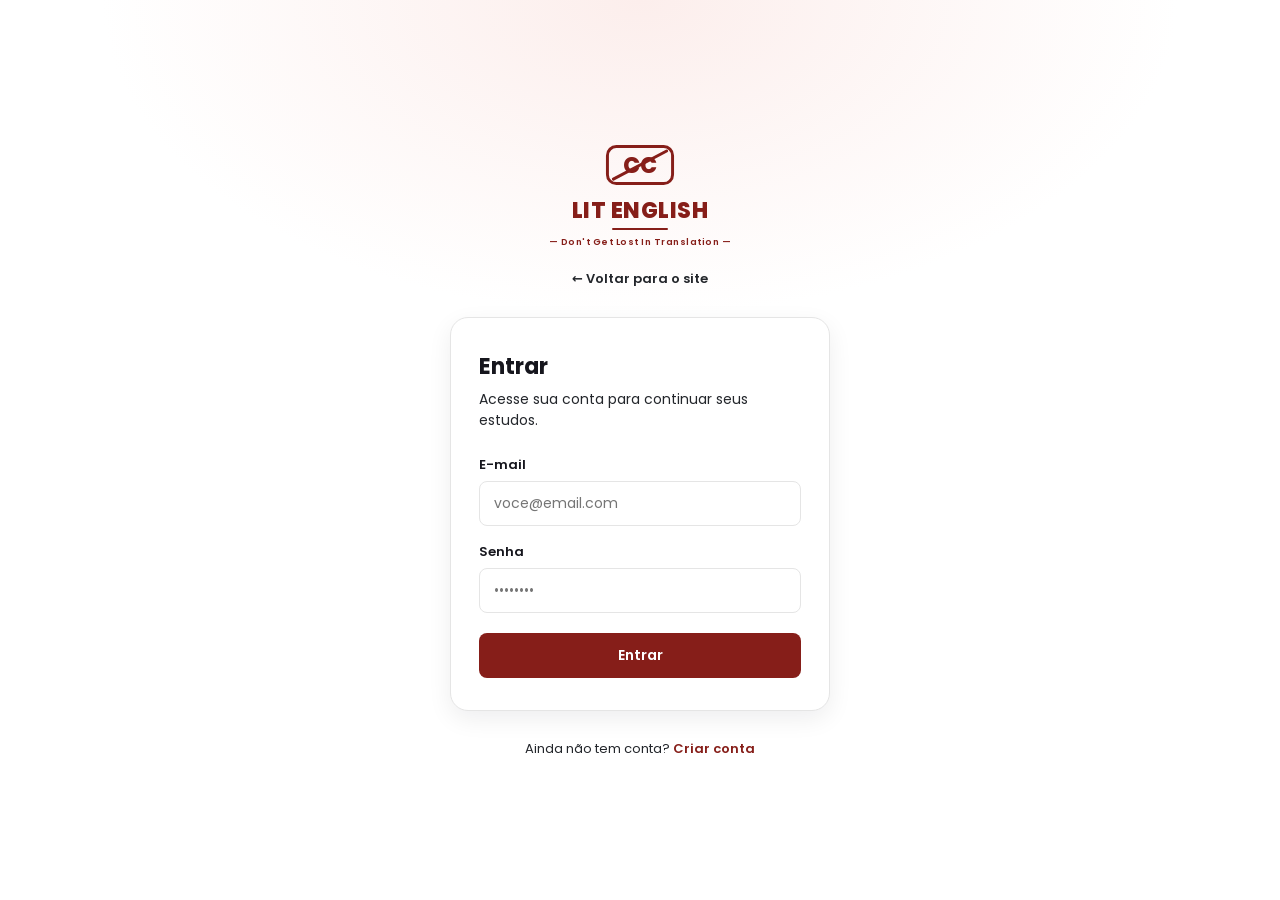
<file: lit_english_frontend/revisar.html>
<!DOCTYPE html>
<html lang="pt-BR">
<head>
  <meta charset="UTF-8" />
  <meta name="viewport" content="width=device-width, initial-scale=1.0, viewport-fit=cover" />
  <title>🏠 Início — LIT English</title>
  <link rel="stylesheet" href="css/style.css" />
</head>
<body>

  <div class="app-shell">

    <aside class="sidebar">
      <div class="logo">
        <svg class="logo-mark" viewBox="0 0 100 70" xmlns="http://www.w3.org/2000/svg">
          <rect x="6" y="6" width="88" height="50" rx="14" fill="none" stroke="#861E19" stroke-width="5"/>
          <text x="50" y="43" text-anchor="middle" font-family="Poppins, sans-serif" font-weight="800" font-size="28" fill="#861E19">LIT</text>
          <line x1="14" y1="50" x2="86" y2="12" stroke="#861E19" stroke-width="4" stroke-linecap="round"/>
        </svg>
      </div>

      <div class="aluno-badge">
        <span class="label" id="role-label">ALUNO</span>
        <span class="name" id="student-name">—</span>
      </div>

      <nav class="nav">
        <a href="home.html" class="nav-item">
          <svg viewBox="0 0 24 24" fill="none" stroke-width="2" stroke-linecap="round" stroke-linejoin="round"><path d="M4 11.5 12 4l8 7.5"/><path d="M6 10v9.5h12V10"/><path d="M10 19.5v-5h4v5"/></svg>
          <span>Home</span>
        </a>
        <a href="aprender.html" class="nav-item">
          <svg viewBox="0 0 24 24" fill="none" stroke-width="2" stroke-linecap="round" stroke-linejoin="round"><circle cx="12" cy="12" r="8"/><circle cx="12" cy="12" r="3"/><path d="m15.5 8.5 2-2"/></svg>
          <span>Learn</span>
        </a>
        <a href="revisar.html" class="nav-item active">
          <svg viewBox="0 0 24 24" fill="none" stroke-width="2" stroke-linecap="round" stroke-linejoin="round"><path d="M4 4v16"/><path d="M9 4v16"/><path d="M14 4l5 16"/></svg>
          <span>Flashcards</span>
        </a>
        <a href="exercicios.html" id="nav-exercicios" class="nav-item" style="display:none">
          <svg viewBox="0 0 24 24" fill="none" stroke-width="2" stroke-linecap="round" stroke-linejoin="round"><rect x="3.5" y="5" width="17" height="16" rx="2.5"/><path d="M8 3v4M16 3v4M3.5 10h17"/></svg>
          <span>Exercises</span>
        </a>
        <a href="textos.html" class="nav-item">
          <svg viewBox="0 0 24 24" fill="none" stroke-width="2" stroke-linecap="round" stroke-linejoin="round"><path d="M12 7c-1.5-1.3-4-2-7-2v13c3 0 5.5.7 7 2 1.5-1.3 4-2 7-2V5c-3 0-5.5.7-7 2Z"/><path d="M12 7v13"/></svg>
          <span>Immersion</span>
        </a>
        <a href="conversa.html" class="nav-item" id="nav-conversa">
          <svg viewBox="0 0 24 24" fill="none" stroke-width="2" stroke-linecap="round" stroke-linejoin="round"><path d="M12 3a3 3 0 0 1 3 3v6a3 3 0 0 1-6 0V6a3 3 0 0 1 3-3Z"/><path d="M5 11a7 7 0 0 0 14 0M12 18v3"/></svg>
          <span>Talk</span>
        </a>
        <div class="nav-spacer"></div>

        <button class="nav-item" id="logout-btn">
          <svg viewBox="0 0 24 24" fill="none" stroke-width="2" stroke-linecap="round" stroke-linejoin="round"><path d="M9 19.5H6a2 2 0 0 1-2-2v-11a2 2 0 0 1 2-2h3"/><path d="M16 16.5l4.5-4.5-4.5-4.5"/><path d="M20.5 12H10"/></svg>
          <span>Sair</span>
        </button>
      </nav>
      <script>
        // Aplica a visibilidade de "Exercises" já no primeiro paint, usando o
        // usuário salvo em cache (localStorage), sem esperar a resposta da
        // API — evita o item "pulando" no menu (pop) depois que a página já
        // carregou. applyAccessRestrictions() roda de novo depois, com o
        // dado fresco do servidor, e confirma/corrige se preciso.
        (function () {
          try {
            var raw = localStorage.getItem("lit_user");
            var user = raw ? JSON.parse(raw) : null;
            var canUseExercises = !!(
              user &&
              user.role === "aluno" &&
              user.access_type === "padrao" &&
              user.is_approved === true
            );
            var el = document.getElementById("nav-exercicios");
            if (el) el.style.display = canUseExercises ? "" : "none";
          } catch (e) {}
        })();
      </script>
    </aside>

    <main class="main main-review">
      <header class="page-header page-header-with-action">
        <h1>Revisar</h1>
        <p>Revise seu vocabulário e fortaleça sua memória.</p>
      </header>

      <section id="review-area" class="review-area-centered">
        <div class="skeleton">Carregando...</div>
      </section>
    </main>

  </div>

  <div class="toast" id="toast" hidden></div>

  <script src="js/api.js"></script>
  <script src="js/icons.js"></script>
  <script src="js/sfx.js"></script>
  <script src="js/flashcard-pronounce.js"></script>
  <script src="js/revisar.js"></script>
</body>
</html>
</file>
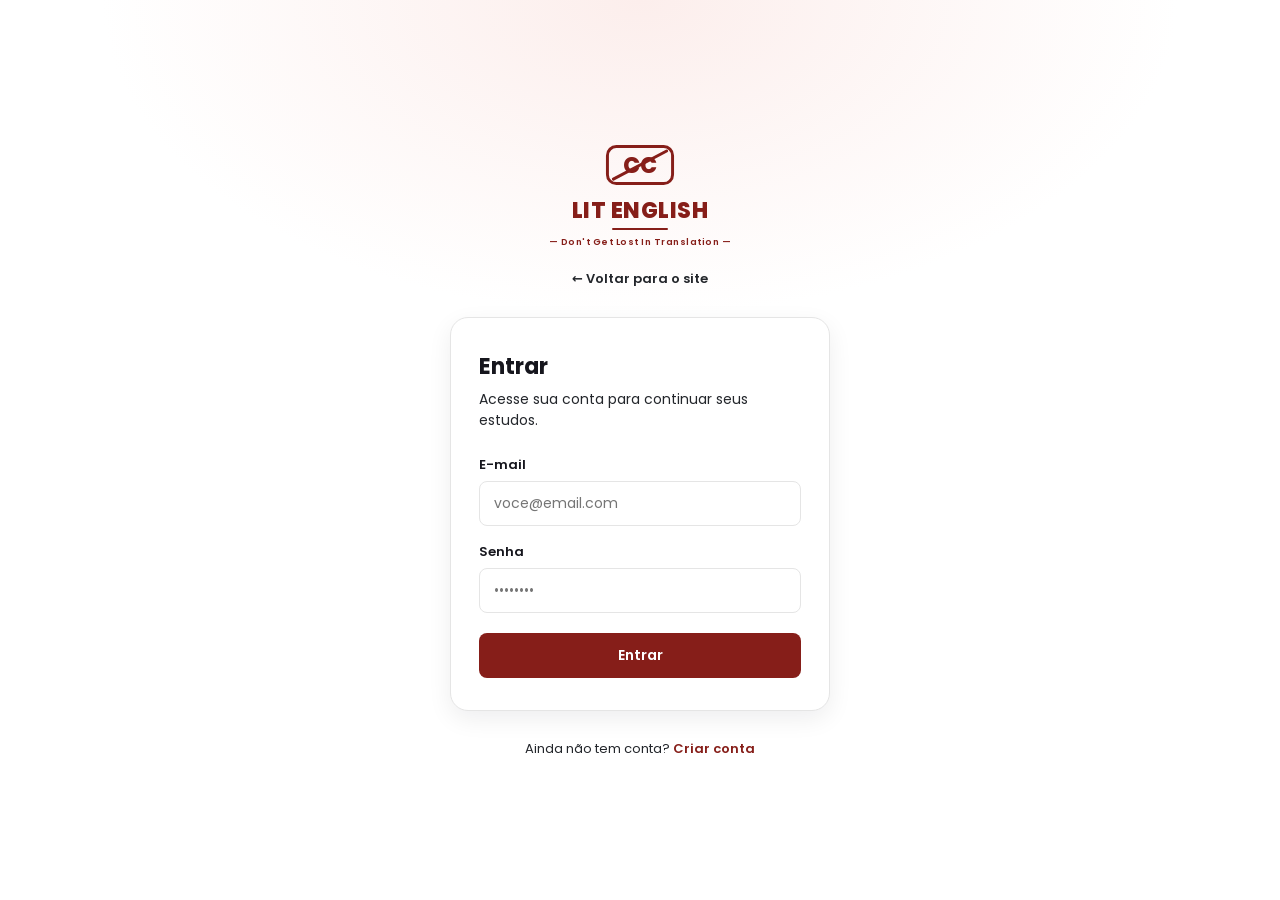
<file: lit_english_frontend/textos.html>
<!DOCTYPE html>
<html lang="pt-BR">
<head>
  <meta charset="UTF-8" />
  <meta name="viewport" content="width=device-width, initial-scale=1.0, viewport-fit=cover" />
  <meta http-equiv="Cache-Control" content="no-cache, no-store, must-revalidate" />
  <meta http-equiv="Pragma" content="no-cache" />
  <meta http-equiv="Expires" content="0" />
  <title>Read and Listen — LIT English</title>
  <link rel="stylesheet" href="css/style.css?v=20260813-3" />
</head>
<body>

  <div class="app-shell">

    <aside class="sidebar">
      <div class="logo">
        <svg class="logo-mark" viewBox="0 0 100 70" xmlns="http://www.w3.org/2000/svg">
          <rect x="6" y="6" width="88" height="50" rx="14" fill="none" stroke="#861E19" stroke-width="5"/>
          <text x="50" y="43" text-anchor="middle" font-family="Poppins, sans-serif" font-weight="800" font-size="28" fill="#861E19">LIT</text>
          <line x1="14" y1="50" x2="86" y2="12" stroke="#861E19" stroke-width="4" stroke-linecap="round"/>
        </svg>
      </div>

      <div class="aluno-badge">
        <span class="label" id="role-label">ALUNO</span>
        <span class="name" id="student-name">—</span>
      </div>

      <nav class="nav">
        <a href="home.html" class="nav-item">
          <svg viewBox="0 0 24 24" fill="none" stroke-width="2" stroke-linecap="round" stroke-linejoin="round"><path d="M4 11.5 12 4l8 7.5"/><path d="M6 10v9.5h12V10"/><path d="M10 19.5v-5h4v5"/></svg>
          <span>Home</span>
        </a>
        <a href="aprender.html" class="nav-item">
          <svg viewBox="0 0 24 24" fill="none" stroke-width="2" stroke-linecap="round" stroke-linejoin="round"><circle cx="12" cy="12" r="8"/><circle cx="12" cy="12" r="3"/><path d="m15.5 8.5 2-2"/></svg>
          <span>Learn</span>
        </a>
        <a href="revisar.html" class="nav-item">
          <svg viewBox="0 0 24 24" fill="none" stroke-width="2" stroke-linecap="round" stroke-linejoin="round"><path d="M4 4v16"/><path d="M9 4v16"/><path d="M14 4l5 16"/></svg>
          <span>Flashcards</span>
        </a>
        <a href="exercicios.html" id="nav-exercicios" class="nav-item" style="display:none">
          <svg viewBox="0 0 24 24" fill="none" stroke-width="2" stroke-linecap="round" stroke-linejoin="round"><rect x="3.5" y="5" width="17" height="16" rx="2.5"/><path d="M8 3v4M16 3v4M3.5 10h17"/></svg>
          <span>Exercises</span>
        </a>
        <a href="textos.html" class="nav-item active">
          <svg viewBox="0 0 24 24" fill="none" stroke-width="2" stroke-linecap="round" stroke-linejoin="round"><path d="M12 7c-1.5-1.3-4-2-7-2v13c3 0 5.5.7 7 2 1.5-1.3 4-2 7-2V5c-3 0-5.5.7-7 2Z"/><path d="M12 7v13"/></svg>
          <span>Immersion</span>
        </a>
        <a href="conversa.html" class="nav-item" id="nav-conversa">
          <svg viewBox="0 0 24 24" fill="none" stroke-width="2" stroke-linecap="round" stroke-linejoin="round"><path d="M12 3a3 3 0 0 1 3 3v6a3 3 0 0 1-6 0V6a3 3 0 0 1 3-3Z"/><path d="M5 11a7 7 0 0 0 14 0M12 18v3"/></svg>
          <span>Talk</span>
        </a>

        <div class="nav-spacer"></div>

        <button class="nav-item" id="logout-btn">
          <svg viewBox="0 0 24 24" fill="none" stroke-width="2" stroke-linecap="round" stroke-linejoin="round"><path d="M9 19.5H6a2 2 0 0 1-2-2v-11a2 2 0 0 1 2-2h3"/><path d="M16 16.5l4.5-4.5-4.5-4.5"/><path d="M20.5 12H10"/></svg>
          <span>Sair</span>
        </button>
      </nav>
      <script>
        // Aplica a visibilidade de "Exercises" já no primeiro paint, usando o
        // usuário salvo em cache (localStorage), sem esperar a resposta da
        // API — evita o item "pulando" no menu (pop) depois que a página já
        // carregou. applyAccessRestrictions() roda de novo depois, com o
        // dado fresco do servidor, e confirma/corrige se preciso.
        (function () {
          try {
            var raw = localStorage.getItem("lit_user");
            var user = raw ? JSON.parse(raw) : null;
            var canUseExercises = !!(
              user &&
              user.role === "aluno" &&
              user.access_type === "padrao" &&
              user.is_approved === true
            );
            var el = document.getElementById("nav-exercicios");
            if (el) el.style.display = canUseExercises ? "" : "none";
          } catch (e) {}
        })();
      </script>
    </aside>

    <main class="main">
      <header class="page-header page-header-centered">
        <h1>Immersion</h1>
        <p>Escolha um texto para ler e ouvir a pronúncia em inglês.</p>
      </header>

      <section id="texts-area">
        <div class="skeleton">Carregando...</div>
      </section>
    </main>

  </div>

  <div class="toast" id="toast" hidden></div>

  <script src="js/api.js?v=20260813-3"></script>
  <script src="js/icons.js?v=20260813-3"></script>
  <script src="js/textos.js?v=20260813-3"></script>
</body>
</html>
</file>
<file: lit_english_frontend/css/style.css>
/* ==========================================================================
   LIT English — Frontend
   Design tokens extraídos das telas de referência (logo + tela "Revisar")
   ========================================================================== */

@import url('https://fonts.googleapis.com/css2?family=Poppins:wght@400;500;600;700;800&display=swap');

:root {
  --primary: #861E19;
  --primary-dark: #6B1814;
  --primary-pale: #FCEEEC;
  --primary-pale-border: #F4D9D6;
  --nav-inactive: #1A1A1A;

  --sidebar-bg: #4A0E13;
  --sidebar-bg-soft: #55121A;
  --sidebar-active: #6C1B26;
  --sidebar-text: #F6E9EA;
  --sidebar-text-dim: rgba(246, 233, 234, 0.75);
  --bg: #FFFFFF;
  --border: #E5E5E5;

  --text: #16161D;
  --text-secondary: #23262B;
  --text-muted: #9CA3AF;

  --radius-lg: 18px;
  --radius-md: 12px;
  --radius-sm: 8px;

  --shadow-sm: 0 1px 2px rgba(20, 20, 30, 0.05);
  --shadow-md: 0 8px 24px rgba(20, 20, 30, 0.07);

  --sidebar-width: 305px;
}

* {
  box-sizing: border-box;
}

html, body {
  margin: 0;
  padding: 0;
}

body {
  font-family: 'Poppins', system-ui, -apple-system, 'Segoe UI', sans-serif;
  color: var(--text);
  background: var(--bg);
  -webkit-font-smoothing: antialiased;
}

/* ---------- Travado só DENTRO da plataforma ----------
   As telas internas do app (Home, Aprender, Talk...) ficam fixas na tela,
   sem barra de rolagem visível — o scroll acontece só dentro de áreas
   internas como .main. Landing page e telas de login/cadastro NÃO entram
   nessa trava: continuam com scroll normal do navegador, em qualquer
   tamanho de tela. */
html {
  scrollbar-width: none;
}
html::-webkit-scrollbar {
  display: none;
}

body:not(.landing-page):not(.auth-page) {
  height: 100dvh;
  overflow: hidden;
}
.app-shell,
.sidebar,
.main,
.review-area-centered,
.vocab-list,
.qa-bank {
  scrollbar-width: none;
}
.app-shell::-webkit-scrollbar,
.sidebar::-webkit-scrollbar,
.main::-webkit-scrollbar,
.review-area-centered::-webkit-scrollbar,
.vocab-list::-webkit-scrollbar,
.qa-bank::-webkit-scrollbar {
  display: none;
}

button, input {
  font-family: inherit;
}

a {
  color: inherit;
  text-decoration: none;
}

svg {
  display: block;
}

/* ---------- Logo ---------- */

.logo {
  display: flex;
  flex-direction: column;
  align-items: center;
  gap: 6px;
}

.logo-mark {
  width: 74px;
  height: 52px;
}

.logo-word {
  font-weight: 800;
  font-size: 22px;
  letter-spacing: 0.5px;
  color: var(--primary);
  line-height: 1;
}

.logo-rule {
  width: 56px;
  height: 2px;
  background: var(--primary);
  border-radius: 2px;
}

.logo-tagline {
  font-size: 9px;
  font-weight: 600;
  letter-spacing: 0.5px;
  color: var(--primary);
  text-transform: capitalize;
}

/* ==========================================================================
   Auth (login) page
   ========================================================================== */

.auth-page {
  min-height: 100vh;
  display: flex;
  align-items: center;
  justify-content: center;
  background:
    radial-gradient(60% 50% at 50% 0%, var(--primary-pale) 0%, var(--bg) 70%);
  padding: 24px;
}

.auth-wrapper {
  width: 100%;
  max-width: 380px;
  display: flex;
  flex-direction: column;
  align-items: center;
  gap: 28px;
}

.auth-card {
  width: 100%;
  background: var(--bg);
  border: 1px solid var(--border);
  border-radius: var(--radius-lg);
  box-shadow: var(--shadow-md);
  padding: 32px 28px;
}

.auth-back-link {
  font-size: 13px;
  font-weight: 600;
  color: var(--text-secondary);
  transition: color 0.15s ease;
  margin-top: -8px;
}

.auth-back-link:hover {
  color: var(--primary);
}

.auth-card h1 {
  font-size: 22px;
  font-weight: 700;
  margin: 0 0 6px;
}

.auth-card .muted {
  font-size: 14px;
  color: var(--text-secondary);
  margin: 0 0 24px;
}

.field {
  display: flex;
  flex-direction: column;
  gap: 6px;
  margin-bottom: 16px;
}

.field label {
  font-size: 13px;
  font-weight: 600;
  color: var(--text);
}

.field input,
.field select {
  border: 1px solid var(--border);
  border-radius: var(--radius-sm);
  padding: 11px 14px;
  font-size: 14px;
  color: var(--text);
  background: var(--bg);
  transition: border-color 0.15s ease, box-shadow 0.15s ease;
}

.field input:focus,
.field select:focus {
  outline: none;
  border-color: var(--primary);
  box-shadow: 0 0 0 3px rgba(134, 30, 25, 0.12);
}

.btn {
  display: inline-flex;
  align-items: center;
  justify-content: center;
  gap: 8px;
  font-size: 14px;
  font-weight: 600;
  padding: 11px 18px;
  border-radius: var(--radius-sm);
  border: 1px solid transparent;
  cursor: pointer;
  transition: background 0.15s ease, border-color 0.15s ease, opacity 0.15s ease, transform 0.05s ease;
}

.btn:active {
  transform: translateY(1px);
}

.btn:disabled {
  opacity: 0.6;
  cursor: not-allowed;
}

.btn-primary {
  background: var(--primary);
  color: #fff;
}

.btn-primary:hover:not(:disabled) {
  background: var(--primary-dark);
}

.btn-outline {
  background: var(--bg);
  border-color: var(--primary);
  color: var(--primary);
}

.btn-outline:hover:not(:disabled) {
  background: var(--primary-pale);
}

.btn-block {
  width: 100%;
  margin-top: 4px;
}

.form-error,
.form-info {
  font-size: 13px;
  margin: 14px 0 0;
  padding: 10px 12px;
  border-radius: var(--radius-sm);
  line-height: 1.45;
}

.form-error {
  color: #8A1620;
  background: #FCEEEC;
  border: 1px solid #F4D9D6;
}

.form-info {
  color: #1F4D8A;
  background: #EEF3FC;
  border: 1px solid #D6E2F4;
}

.auth-footer {
  font-size: 13px;
  color: var(--text-secondary);
  text-align: center;
  margin: 0;
}

/* ==========================================================================
   Cadastro: opções selecionáveis (tipo de conta e plano)
   ========================================================================== */

.option-grid {
  display: grid;
  gap: 10px;
}

.option-grid-2 { grid-template-columns: 1fr 1fr; }
.option-grid-3 { grid-template-columns: repeat(3, 1fr); }

.option-card {
  position: relative;
  display: block;
  cursor: pointer;
}

.option-card input[type="radio"] {
  position: absolute;
  opacity: 0;
  pointer-events: none;
}

.option-body {
  display: flex;
  flex-direction: column;
  align-items: center;
  justify-content: center;
  gap: 2px;
  min-height: 52px;
  padding: 10px 8px;
  text-align: center;
  background: var(--bg);
  border: 1px solid var(--border);
  border-radius: var(--radius-sm);
  transition: border-color 0.15s ease, background 0.15s ease, box-shadow 0.15s ease;
}

.option-body strong {
  font-size: 14px;
  font-weight: 700;
  color: var(--text);
}

.option-body small {
  font-size: 11px;
  color: var(--text-secondary);
}

.option-card:hover .option-body {
  border-color: var(--primary);
}

.option-card input:checked + .option-body {
  border-color: var(--primary);
  background: var(--primary-pale);
  box-shadow: 0 0 0 3px rgba(134, 30, 25, 0.12);
}

.option-card input:focus-visible + .option-body {
  outline: 2px solid var(--primary);
  outline-offset: 2px;
}

.field-optional {
  font-weight: 400;
  color: var(--text-secondary);
}

/* .field usa display:flex, que sobrescreveria o atributo hidden. */
.field[hidden],
.field-optional[hidden],
#normal-user-fields[hidden] {
  display: none;
}

@media (max-width: 420px) {
  .option-grid-3 { grid-template-columns: 1fr; }
}

.auth-link {
  color: #861E19;
  font-weight: 600;
  text-decoration: none;
}

.auth-link:hover {
  text-decoration: underline;
}

.email-split-field {
  display: flex;
  align-items: center;
  background: var(--surface-alt, #f0f4ff);
  border: 1.5px solid var(--border, #dde3ef);
  border-radius: var(--radius-sm, 10px);
  overflow: hidden;
}

.email-split-field input[type="text"] {
  flex: 1;
  border: none;
  background: transparent;
  padding: 11px 14px;
  font-size: 14px;
  color: var(--text-primary);
  outline: none;
  min-width: 0;
}

.email-split-field input[type="text"]:focus {
  box-shadow: none;
}

.email-domain {
  padding: 11px 14px;
  font-size: 14px;
  color: var(--text-secondary);
  background: var(--border, #dde3ef);
  white-space: nowrap;
  flex-shrink: 0;
}

/* ==========================================================================
   App shell (sidebar + main)
   ========================================================================== */

.app-shell {
  display: flex;
  height: 100dvh;
  overflow: hidden;
}

.sidebar {
  width: var(--sidebar-width);
  flex-shrink: 0;
  background: var(--sidebar-bg);
  padding: 40px 26px;
  display: flex;
  flex-direction: column;
  gap: 36px;
  height: 100dvh;
  overflow-y: auto;
}

.sidebar .logo {
  background: transparent;
  border: none;
  border-radius: 0;
  padding: 6px 10px 0;
}

.sidebar .logo-mark {
  width: 96px;
  height: 68px;
}

.sidebar .logo-mark rect {
  stroke: var(--sidebar-text);
}

.sidebar .logo-mark text {
  fill: var(--sidebar-text);
}

.sidebar .logo-mark line {
  display: none;
}

.sidebar .logo-word,
.sidebar .logo-rule,
.sidebar .logo-tagline {
  display: none;
}

.aluno-badge {
  display: none;
  background: transparent;
  border-radius: 0;
  padding: 0 10px;
  display: flex;
  flex-direction: column;
  gap: 4px;
}

.aluno-badge .label {
  font-size: 13px;
  font-weight: 600;
  letter-spacing: 0.8px;
  color: var(--sidebar-text-dim);
  text-transform: uppercase;
}

.aluno-badge .name {
  font-size: 18px;
  font-weight: 700;
  color: var(--sidebar-text);
  line-height: 1.3;
}

.nav {
  display: flex;
  flex-direction: column;
  gap: 6px;
}

.nav-item {
  display: flex;
  align-items: center;
  gap: 16px;
  width: 100%;
  border: none;
  background: transparent;
  padding: 15px 18px;
  border-radius: var(--radius-md);
  font-size: 17.5px;
  font-weight: 500;
  color: var(--sidebar-text);
  cursor: pointer;
  text-align: left;
}

.nav-item svg {
  flex-shrink: 0;
  width: 23px;
  height: 23px;
  stroke: currentColor;
}

.nav-item:hover {
  background: rgba(255, 255, 255, 0.08);
}

.nav-item.active {
  background: var(--sidebar-active);
  color: #FFFFFF;
  font-weight: 600;
}

.nav-item.active:hover {
  background: var(--sidebar-active);
}

.nav-spacer {
  flex: 1;
}

#logout-btn {
  opacity: 0.9;
}

.card {
  background: var(--bg);
  border: 1px solid var(--border);
  border-radius: var(--radius-lg);
  box-shadow: var(--shadow-sm);
}

/* ---- QA: tela centralizada ---- */

.qa-page .section-header {
  flex-direction: column;
  align-items: center;
  text-align: center;
}

.qa-card {
  max-width: 620px;
  margin: 0 auto 20px;
  text-align: center;
}

.qa-card .qa-label {
  font-size: 11px;
  font-weight: 700;
  letter-spacing: 1px;
  color: var(--text-muted);
  margin-bottom: 8px;
}

.qa-card .qa-question {
  font-size: 22px;
  margin-bottom: 20px;
}

.qa-card .qa-btn-row {
  display: flex;
  justify-content: center;
  gap: 10px;
  margin-bottom: 24px;
}

.qa-card .qa-field {
  margin-bottom: 16px;
  text-align: left;
}

.qa-card .qa-field label {
  font-size: 13px;
  font-weight: 600;
  color: var(--text-secondary);
}

.qa-card .qa-field input {
  width: 100%;
  margin-top: 6px;
}

.qa-bank-toggle {
  display: flex;
  justify-content: center;
  margin: 12px auto 20px;
}

.qa-bank-toggle .btn {
  min-width: 260px;
}

.qa-bank {
  max-width: 620px;
  margin: 0 auto;
}

.main {
  flex: 1;
  min-width: 0;
  padding: 48px 56px;
  height: 100dvh;
  overflow-y: auto;
}

.main--home {
  display: flex;
  flex-direction: column;
  justify-content: center;
  align-items: center;
  height: 100dvh;
}

.home-welcome {
  min-height: 0;
  display: flex;
  flex-direction: column;
  align-items: center;
  justify-content: center;
  text-align: center;
  gap: 18px;
  padding-top: 0;
}

.home-welcome h1 {
  font-size: 72px;
  color: var(--primary);
  font-weight: 800;
  letter-spacing: -0.5px;
  margin: 0;
}

.home-welcome .home-quote {
  font-size: 25px;
  font-style: italic;
  color: var(--text);
  max-width: 700px;
  margin: 0;
}

.home-welcome .home-quote-pinyin {
  font-size: 20px;
  font-style: italic;
  color: var(--text-muted);
  max-width: 700px;
  margin: -8px 0 0;
}

.home-welcome .home-quote-pinyin[hidden] {
  display: none;
}

.home-welcome .home-author {
  color: var(--primary);
  font-size: 18px;
  font-weight: 600;
  margin: 0;
}

/* ---------- Estatísticas da tela inicial (aluno) ---------- */

.home-stats {
  max-width: 1120px;
  width: 100%;
  margin: 40px auto 0;
  padding: 0 8px;
  display: flex;
  align-items: stretch;
  gap: 36px;
}

.stat-card {
  flex: 1 1 0;
  background: var(--bg);
  border: 1px solid var(--border);
  border-radius: var(--radius-lg);
  box-shadow: var(--shadow-sm);
  padding: 52px 32px;
  display: flex;
  flex-direction: column;
  align-items: center;
  text-align: center;
  gap: 20px;
}

.stat-icon {
  width: 54px;
  height: 54px;
  color: var(--primary);
  display: flex;
  align-items: center;
  justify-content: center;
}

.stat-icon svg {
  width: 54px;
  height: 54px;
}

.stat-label {
  font-size: 16px;
  font-weight: 700;
  letter-spacing: 0.6px;
  color: var(--text);
  text-transform: uppercase;
  margin: 0;
}

.stat-value {
  font-size: 44px;
  font-weight: 800;
  color: var(--primary);
  line-height: 1;
  display: flex;
  align-items: baseline;
  gap: 8px;
}

.stat-unit {
  font-size: 21px;
  font-weight: 600;
  color: var(--text-muted);
}

.stat-divider {
  display: flex;
  flex-direction: column;
  align-items: center;
  justify-content: center;
  flex: 0 0 auto;
  width: 50px;
  gap: 14px;
  padding: 0 4px;
}

.divider-line {
  width: 1.5px;
  flex: 1;
  background: var(--primary);
  opacity: 0.7;
}

.stat-divider .stat-icon {
  width: 33px;
  height: 33px;
}

.stat-divider .stat-icon svg {
  width: 33px;
  height: 33px;
}

.stat-card.is-loading .stat-value {
  opacity: 0.35;
}

@media (max-width: 640px) {
  .home-stats {
    gap: 10px;
    margin: 28px auto 0;
    padding: 0 4px;
  }
  .stat-card {
    padding: 22px 10px;
    gap: 10px;
  }
  .stat-icon,
  .stat-icon svg {
    width: 34px;
    height: 34px;
  }
  .stat-label {
    font-size: 11px;
    letter-spacing: 0.4px;
  }
  .stat-value {
    font-size: 26px;
    gap: 5px;
  }
  .stat-unit {
    font-size: 13px;
  }
  .stat-divider {
    width: 34px;
    gap: 8px;
  }
  .stat-divider .stat-icon,
  .stat-divider .stat-icon svg {
    width: 20px;
    height: 20px;
  }
}

.page-header h1 {
  display: inline-block;
  position: relative;
  font-size: clamp(28px, 4vw, 56px);
  font-weight: 800;
  color: var(--primary);
  margin: 0 0 22px;
  padding-bottom: 16px;
}

@media (min-width: 900px) {
  .page-header h1 {
    font-size: 56px;
  }
}

.page-header-centered {
  text-align: center;
}

.page-header h1::after {
  content: "";
  position: absolute;
  left: 50%;
  bottom: 0;
  transform: translateX(-50%);
  width: 64px;
  height: 3px;
  border-radius: 2px;
  background: var(--primary);
}

.page-header p {
  font-size: 15px;
  color: var(--text-secondary);
  margin: 0 0 32px;
}

/* ---------- Review card ---------- */

#review-area {
  max-width: 720px;
}

.main-review {
  display: flex;
  flex-direction: column;
  align-items: center;
}

.main-review .page-header {
  width: 100%;
  max-width: 1200px;
  text-align: center;
}

.review-area-centered {
  width: 100%;
  max-width: 1200px;
  margin: 0 auto;
}

.review-area-centered .review-card {
  min-height: 640px;
  height: auto;
  padding: 72px 96px 80px;
}

.review-area-centered .front-text {
  font-size: clamp(34px, 6vw, 68px);
}

.review-area-centered .back-text {
  font-size: clamp(22px, 4vw, 40px);
}

.review-area-centered .speak-btn {
  width: 76px;
  height: 76px;
}

.review-area-centered .speak-btn svg {
  width: 32px;
  height: 32px;
}

.review-area-centered .quality-row {
  max-width: 800px;
  margin-left: auto;
  margin-right: auto;
}

.review-area-centered .state-box {
  min-height: 640px;
  justify-content: center;
  padding: 88px 64px;
}

.review-card {
  background: var(--bg);
  border: 1px solid var(--border);
  border-radius: var(--radius-lg);
  box-shadow: var(--shadow-sm);
  padding: 36px 44px 44px;
  min-height: 360px;
  height: auto;
  width: 100%;
  box-sizing: border-box;
  display: flex;
  flex-direction: column;
  transition: min-height 0.2s ease;
  perspective: 1200px;
}

/* ---------- Animação de "virar" o flashcard ---------- */
/* Aplicada ao conteúdo que aparece após o card virar (verso do Revisar,
   ou verso do Aprender), simulando o giro de uma carta física. */
@keyframes cardFlipReveal {
  0% {
    transform: rotateY(-90deg);
    opacity: 0;
  }
  55% {
    transform: rotateY(8deg);
    opacity: 1;
  }
  100% {
    transform: rotateY(0deg);
    opacity: 1;
  }
}

.card-flip-anim {
  animation: cardFlipReveal 0.5s cubic-bezier(0.34, 1.56, 0.64, 1);
  transform-style: preserve-3d;
  backface-visibility: hidden;
}

.review-card .counter {
  align-self: flex-end;
  font-size: 14px;
  color: var(--text-muted);
}

.review-card .card-body {
  flex: 1;
  display: flex;
  flex-direction: column;
  align-items: center;
  justify-content: center;
  gap: 26px;
  text-align: center;
  padding: 10px 0 4px;
  width: 100%;
  box-sizing: border-box;
  overflow-wrap: break-word;
  word-break: break-word;
}

.review-card .front-text {
  font-size: clamp(24px, 4.5vw, 36px);
  font-weight: 800;
  letter-spacing: 0.3px;
  text-transform: uppercase;
  color: var(--primary);
  margin: 0;
  overflow-wrap: break-word;
  word-break: break-word;
  max-width: 100%;
}

/* Rótulo de tópico gramatical opcional (ex: "Future:" antes da frase de um
   flashcard do professor) — exibido pequeno e em preto, acima da frase. */
.review-card .prompt-text-holder {
  display: flex;
  flex-direction: column;
  align-items: center;
  gap: 4px;
  width: 100%;
}

.review-card .front-topic-label {
  font-size: 13px;
  font-weight: 700;
  color: var(--text);
  text-transform: uppercase;
  letter-spacing: 1px;
  margin: 0;
}

.review-card .front-romanization {
  margin: 0;
  font-size: clamp(20px, 5vw, 30px);
  font-weight: 600;
  line-height: 1.3;
  color: var(--text);
  text-align: center;
  overflow-wrap: break-word;
}

.review-card .back-text {
  font-size: clamp(18px, 3.2vw, 26px);
  font-weight: 700;
  color: var(--primary);
  margin: 0;
  overflow-wrap: break-word;
  word-break: break-word;
  max-width: 100%;
}

.speak-btn {
  width: 44px;
  height: 44px;
  border-radius: 50%;
  border: 1.5px solid var(--primary);
  background: var(--bg);
  color: var(--primary);
  display: flex;
  align-items: center;
  justify-content: center;
  cursor: pointer;
}

.speak-btn svg {
  width: 18px;
  height: 18px;
  stroke: currentColor;
}

.speak-btn:hover {
  background: var(--primary-pale);
}

.speak-btn:disabled {
  opacity: 0.4;
  cursor: not-allowed;
}

.review-actions {
  display: flex;
  flex-direction: column;
  align-items: center;
  gap: 10px;
  margin-top: 22px;
}

.review-hint {
  font-size: 13px;
  color: var(--text-secondary);
  margin: 0;
}

.flip-btn {
  display: inline-flex;
  align-items: center;
  gap: 8px;
}

.flip-btn svg {
  width: 16px;
  height: 16px;
  stroke: currentColor;
}

.quality-row {
  display: grid;
  grid-template-columns: repeat(4, 1fr);
  gap: 12px;
  width: 100%;
  margin-top: 4px;
}

.quality-btn {
  display: flex;
  flex-direction: column;
  align-items: center;
  justify-content: center;
  gap: 4px;
  padding: 10px 8px;
  border-radius: var(--radius-md);
  border: 1.5px solid var(--primary);
  background: var(--bg);
  color: var(--primary);
  font-size: 13.5px;
  font-weight: 600;
  cursor: pointer;
  flex-direction: column;
}

.quality-label {
  line-height: 1.15;
}

.quality-time {
  font-size: 11px;
  font-weight: 500;
  opacity: 0.7;
  line-height: 1.1;
}

.quality-btn svg {
  width: 17px;
  height: 17px;
  stroke: currentColor;
}

.quality-btn:hover:not(:disabled) {
  background: var(--primary-pale);
}

.quality-btn.solid {
  background: var(--primary-dark);
  border-color: var(--primary-dark);
  color: #fff;
}

.quality-btn.solid:hover:not(:disabled) {
  background: var(--primary);
}

.quality-btn:disabled {
  opacity: 0.55;
  cursor: not-allowed;
}

/* ---------- Aprender (vocabulário por múltipla escolha) ---------- */

.vocab-status-legend {
  display: flex;
  justify-content: center;
  gap: 40px;
  margin: 0 auto 28px;
  width: 100%;
  max-width: 1200px;
}

.vocab-status-item {
  display: flex;
  align-items: center;
  gap: 8px;
  font-size: 14px;
  color: var(--text);
}

.vocab-status-item.is-current {
  color: var(--text);
  font-weight: 600;
}

.vocab-status-dot {
  width: 14px;
  height: 14px;
  border-radius: 50%;
  display: inline-block;
  border: 1.5px solid transparent;
  box-sizing: border-box;
}

.vocab-status-dot.is-nova,
.vocab-status-dot.is-aprendendo,
.vocab-status-dot.is-em-revisao,
.vocab-status-dot.is-dominando,
.vocab-status-dot.is-aprendida,
.vocab-status-dot.is-concluido {
  background: var(--primary);
}

.learn-card .card-body {
  gap: 18px;
}

.learn-card {
  position: relative;
}

.learn-card-header {
  display: flex;
  align-items: center;
  justify-content: space-between;
  width: 100%;
  margin-bottom: 8px;
}

.learn-lang-badge {
  display: inline-flex;
  align-items: center;
  gap: 8px;
  font-size: 14px;
  font-weight: 500;
  color: var(--text-secondary);
}

.learn-lang-flag {
  display: inline-flex;
  width: 24px;
  height: 16px;
  border-radius: 3px;
  overflow: hidden;
  box-shadow: 0 0 0 1px rgba(0, 0, 0, 0.06);
}

.learn-lang-flag svg {
  width: 100%;
  height: 100%;
  display: block;
}

.learn-card-counter {
  font-size: 14px;
  color: var(--text-muted);
  font-weight: 500;
}

.learn-card .front-text {
  text-transform: none;
  letter-spacing: 0;
  position: relative;
  padding-bottom: 14px;
  color: var(--primary);
}

.learn-card .front-text::after {
  content: "";
  position: absolute;
  left: 50%;
  bottom: 0;
  transform: translateX(-50%);
  width: 46px;
  height: 3px;
  border-radius: 2px;
  background: var(--primary);
}

.learn-sentence b {
  color: var(--primary);
}

/* ---------- Revisar: cores de status (Revisando / Aprofundando / Concluído) ---------- */

.review-card-status .front-text {
  position: relative;
  padding-bottom: 14px;
}

.review-card-status .front-text::after {
  content: "";
  position: absolute;
  left: 50%;
  bottom: 0;
  transform: translateX(-50%);
  width: 46px;
  height: 3px;
  border-radius: 2px;
}

.review-card-status.status-aprendendo .front-text,
.review-card-status.status-dominando .front-text,
.review-card-status.status-concluido .front-text {
  color: var(--primary);
}

.review-card-status.status-aprendendo .front-text::after,
.review-card-status.status-dominando .front-text::after,
.review-card-status.status-concluido .front-text::after {
  background: var(--primary);
}

/* Verso do card em Revisar — texto preto + explicação (igual Aprender) */
.review-card-back {
  display: flex;
  flex-direction: column;
  align-items: center;
  gap: 14px;
  width: 100%;
  text-align: center;
}

.review-card-back .review-back-word {
  font-size: clamp(22px, 4vw, 32px);
  font-weight: 600;
  margin: 0;
}

.review-card-back .review-back-word.status-aprendendo,
.review-card-back .review-back-word.status-dominando,
.review-card-back .review-back-word.status-concluido {
  color: var(--primary);
}

.review-card-back .learn-back-answer {
  color: var(--text);
}

.review-card-back .learn-back-explanation {
  color: var(--text);
}

.review-type-input {
  width: 100%;
  max-width: 420px;
  padding: 14px 16px;
  font-size: 16px;
  border: 1.5px solid var(--border);
  border-radius: 10px;
  margin-top: 8px;
  font-family: inherit;
}

.review-type-input:focus {
  outline: none;
  border-color: var(--primary);
}

.review-type-actions {
  display: flex;
  flex-direction: column;
  align-items: center;
  gap: 12px;
  margin-top: 24px;
  width: 100%;
}

.review-type-feedback {
  font-size: 15px;
  color: var(--text-secondary);
  margin: 0;
  text-align: center;
}

.review-type-feedback.is-wrong {
  color: #c0392b;
}

.review-type-feedback.is-correct {
  color: #2e9e5b;
}

.review-audio-controls {
  display: flex;
  flex-wrap: wrap;
  align-items: center;
  justify-content: center;
  gap: 12px;
  width: 100%;
  margin-top: 4px;
}

.review-audio-btn {
  display: inline-flex;
  align-items: center;
  gap: 8px;
  font-size: 14px;
  padding: 10px 16px;
}

.review-audio-btn svg {
  width: 18px;
  height: 18px;
  flex-shrink: 0;
  stroke: currentColor;
}

.review-audio-btn--mic .mic-icon-wrap {
  display: inline-flex;
  align-items: center;
  justify-content: center;
  width: 18px;
  height: 18px;
}

.review-audio-btn--mic .mic-icon-wrap svg {
  width: 18px;
  height: 18px;
}

.review-audio-btn.is-preparing {
  border-color: var(--primary);
  color: var(--primary);
  background: var(--primary-pale);
  cursor: wait;
}

.review-audio-btn.is-preparing .mic-icon-wrap {
  animation: micPreparing 0.75s ease-in-out infinite;
}

.review-audio-btn.is-recording {
  background: var(--primary);
  color: #fff;
  border-color: var(--primary);
  animation: micBtnPulse 1.25s ease-out infinite;
}

.review-audio-btn.is-recording .mic-icon-wrap {
  animation: micRecording 0.55s ease-in-out infinite;
}

.review-audio-btn.is-analyzing {
  opacity: 0.85;
  cursor: wait;
}

/* Gravação concluída: mantém o botão em vinho e oferece uma repetição pequena ao lado. */
.review-audio-btn.is-recorded {
  background: var(--primary);
  color: #fff;
  border-color: var(--primary);
}

.record-repeat-btn {
  width: 38px;
  height: 38px;
  padding: 0;
  display: inline-flex;
  align-items: center;
  justify-content: center;
  border: 1px solid var(--primary);
  border-radius: 50%;
  background: #fff;
  color: var(--primary);
  cursor: pointer;
  flex-shrink: 0;
}

.record-repeat-btn svg {
  width: 18px;
  height: 18px;
  stroke: currentColor;
}

.record-repeat-btn:hover {
  background: var(--primary-pale);
}

.record-repeat-btn[hidden] {
  display: none;
}

@keyframes micPreparing {
  0%, 100% { opacity: 0.45; transform: scale(0.92); }
  50% { opacity: 1; transform: scale(1); }
}

@keyframes micRecording {
  0%, 100% { transform: scale(1); }
  50% { transform: scale(1.18); }
}

@keyframes micBtnPulse {
  0% { box-shadow: 0 0 0 0 rgba(134, 30, 25, 0.45); }
  70% { box-shadow: 0 0 0 10px rgba(134, 30, 25, 0); }
  100% { box-shadow: 0 0 0 0 rgba(134, 30, 25, 0); }
}

.review-pronunciation-feedback {
  display: flex;
  align-items: flex-start;
  gap: 10px;
  width: 100%;
  max-width: 520px;
  padding: 12px 14px;
  border-radius: var(--radius-md);
  font-size: 14px;
  line-height: 1.45;
  text-align: left;
}

.learn-pos {
  font-size: 14px;
  color: var(--text-secondary);
  margin: 0;
}

.learn-tip {
  font-size: 15px;
  color: var(--text-secondary);
  margin: 0;
  max-width: 480px;
  text-align: center;
  font-style: italic;
}

.learn-divider {
  width: 100%;
  max-width: 420px;
  height: 1px;
  background: var(--border);
  margin: 6px 0 2px;
}

.learn-sentence {
  font-size: 19px;
  color: var(--text);
  margin: 0;
  max-width: 560px;
}

.learn-options {
  display: grid;
  grid-template-columns: repeat(2, 1fr);
  gap: 14px;
  width: 100%;
  max-width: 640px;
  margin: 30px auto 0;
}

.learn-option-btn {
  padding: 18px 20px;
  border-radius: var(--radius-md);
  border: 1.5px solid rgba(134, 30, 25, 0.35);
  background: var(--bg);
  color: var(--text);
  font-size: 16px;
  font-weight: 600;
  cursor: pointer;
  text-align: center;
  transition: border-color 0.12s ease, background-color 0.12s ease, color 0.12s ease;
}

.learn-option-btn:hover:not(:disabled) {
  border-color: var(--primary);
  background: var(--primary-pale);
}

.learn-option-btn:disabled {
  cursor: not-allowed;
}

.learn-option-btn.is-selected {
  border-color: var(--primary);
}

.learn-option-btn.is-correct {
  border-color: #2e9e5b;
  background: #eaf7ef;
  color: #1e7a44;
}

.learn-option-btn.is-wrong {
  border-color: #c0392b;
  background: #fbeae8;
  color: #a5372a;
}

/* ---------- Verso do card "Aprender" (resposta + explicação) ---------- */

.learn-card-back {
  width: 100%;
  flex: 1;
  display: flex;
  flex-direction: column;
  align-items: center;
  /* Antes era "center", o que centralizava verticalmente TODOS os filhos
     do verso como um único grupo — incluindo o header com a bandeirinha
     do idioma, que assim descia para o meio do card ao virar. Com
     "flex-start" o header permanece fixo no topo, e quem centraliza
     verticalmente o restante do conteúdo é o .learn-card-back-content
     logo abaixo (que ocupa o espaço restante via flex: 1). */
  justify-content: flex-start;
  gap: 18px;
  text-align: center;
  animation: cardFlipReveal 0.5s cubic-bezier(0.34, 1.56, 0.64, 1);
  transform-style: preserve-3d;
  backface-visibility: hidden;
  padding-right: 56px;
  box-sizing: border-box;
}

.learn-card-back .learn-card-header {
  justify-content: space-between;
  margin-bottom: 4px;
  align-self: flex-start;
  width: calc(100% + 56px);
  flex-shrink: 0;
}

.learn-card-back-content {
  width: 100%;
  flex: 1;
  display: flex;
  flex-direction: column;
  align-items: center;
  justify-content: center;
  gap: 18px;
  text-align: center;
}

.learn-back-answer {
  font-size: clamp(19px, 3.2vw, 25px);
  font-weight: 500;
  color: var(--text);
  margin: 0;
}

.learn-back-dot {
  width: 6px;
  height: 6px;
  border-radius: 50%;
  background: var(--primary);
  display: block;
}

.learn-back-explanation {
  font-size: 16px;
  color: var(--text-muted);
  max-width: 520px;
  margin: 0;
  line-height: 1.5;
}

/* Botão de continuar: seta circular, centralizada verticalmente no card
   (não acompanha o fluxo do verso — fica fixa em relação ao card todo). */
.learn-continue-fab {
  position: absolute;
  top: 50%;
  right: 28px;
  transform: translateY(-50%);
  width: 52px;
  height: 52px;
  border-radius: 50%;
  border: 1.5px solid var(--primary);
  background: var(--bg);
  color: var(--primary);
  display: flex;
  align-items: center;
  justify-content: center;
  cursor: pointer;
  transition: background-color 0.15s ease, box-shadow 0.15s ease;
  animation: continueNudge 1.4s ease-in-out infinite;
}

.learn-continue-fab:hover {
  background: var(--primary-pale);
}

.learn-continue-fab svg {
  width: 20px;
  height: 20px;
  stroke: currentColor;
}

/* ---------- Aprender: feedback de pronúncia (verso após gravar) ---------- */

.learn-pronunciation-view {
  width: 100%;
  display: flex;
  flex-direction: column;
  align-items: center;
  gap: 18px;
}

.pronunciation-legend {
  width: 100%;
  max-width: 720px;
  text-align: center;
}

.pronunciation-legend-title {
  margin: 0 0 10px;
  font-size: 15px;
  font-weight: 600;
  color: var(--primary);
}

.pronunciation-legend-items {
  display: flex;
  flex-wrap: wrap;
  align-items: center;
  justify-content: center;
  gap: 10px 18px;
}

.pronunciation-legend-item {
  display: inline-flex;
  align-items: center;
  gap: 7px;
  font-size: 13px;
  color: var(--text-secondary);
}

.pronunciation-legend-dot {
  width: 12px;
  height: 12px;
  border-radius: 50%;
  flex-shrink: 0;
}

.pronunciation-legend-dot.tier-good,
.pronunciation-word.tier-good,
.pronunciation-score-value.tier-good,
.pronunciation-ai-feedback.tier-good .pronunciation-ai-icon {
  color: #861E19;
}

.pronunciation-legend-dot.tier-good { background: #861E19; }
.pronunciation-legend-dot.tier-medium { background: #D18C8C; }
.pronunciation-legend-dot.tier-bad { background: #E8B8B8; }

.pronunciation-word.tier-good { color: #861E19; }
.pronunciation-word.tier-medium { color: #D18C8C; }
.pronunciation-word.tier-bad { color: #E8B8B8; }

.learn-card--pronunciation-back {
  padding-top: 28px;
  padding-bottom: 36px;
}

.learn-card-back-pronunciation {
  width: 100%;
  display: flex;
  flex-direction: column;
  align-items: center;
  gap: 20px;
  text-align: center;
  animation: cardFlipReveal 0.5s cubic-bezier(0.34, 1.56, 0.64, 1);
  padding-right: 56px;
  box-sizing: border-box;
}

.pronunciation-topic-label {
  margin: 0 0 4px;
  font-size: 13px;
  font-weight: 700;
  color: var(--text);
  text-transform: uppercase;
  letter-spacing: 1px;
}

.pronunciation-phrase {
  margin: 0;
  font-size: clamp(28px, 5vw, 44px);
  font-weight: 700;
  line-height: 1.25;
  max-width: 640px;
}

.pronunciation-phrase-divider {
  width: 46px;
  height: 3px;
  border-radius: 2px;
  background: var(--border);
}

.pronunciation-translation {
  margin: 0;
  font-size: clamp(18px, 3vw, 24px);
  font-weight: 500;
  color: var(--text);
  max-width: 560px;
}

.pronunciation-usage {
  width: 100%;
  max-width: 560px;
  display: flex;
  flex-direction: column;
  align-items: center;
  gap: 10px;
}

.pronunciation-usage-label {
  display: inline-block;
  padding: 5px 12px;
  border-radius: 999px;
  background: #FCEEEC;
  color: var(--primary);
  font-size: 11px;
  font-weight: 700;
  letter-spacing: 0.06em;
  text-transform: uppercase;
}

.pronunciation-usage-text {
  margin: 0;
  font-size: 15px;
  line-height: 1.55;
  color: var(--text-secondary);
}

.pronunciation-score-section {
  width: 100%;
  max-width: 420px;
  display: flex;
  flex-direction: column;
  align-items: center;
  gap: 14px;
}

.pronunciation-score-label {
  margin: 0;
  font-size: 12px;
  font-weight: 700;
  letter-spacing: 0.08em;
  text-transform: uppercase;
  color: var(--primary);
}

.pronunciation-score-ring-wrap {
  position: relative;
  width: 148px;
  height: 148px;
}

.pronunciation-score-ring {
  width: 100%;
  height: 100%;
  transform: rotate(-90deg);
}

.pronunciation-score-ring .ring-bg {
  fill: none;
  stroke: #EFEFEF;
  stroke-width: 8;
}

.pronunciation-score-ring .ring-fill {
  fill: none;
  stroke-width: 8;
  stroke-linecap: round;
  transition: stroke-dashoffset 0.45s ease;
}

.pronunciation-score-value {
  position: absolute;
  inset: 0;
  display: flex;
  flex-direction: column;
  align-items: center;
  justify-content: center;
  gap: 0;
}

.pronunciation-score-value .score-num {
  font-size: 34px;
  font-weight: 700;
  line-height: 1;
  color: #861E19;
}

.pronunciation-score-value .score-denom {
  font-size: 14px;
  font-weight: 500;
  color: var(--text-muted);
}

.pronunciation-ai-feedback {
  display: flex;
  align-items: flex-start;
  gap: 10px;
  width: 100%;
  text-align: left;
}

.pronunciation-ai-icon {
  display: inline-flex;
  align-items: center;
  justify-content: center;
  width: 28px;
  height: 28px;
  flex-shrink: 0;
  margin-top: 1px;
}

.pronunciation-ai-feedback.tier-good .pronunciation-ai-icon { color: #861E19; }
.pronunciation-ai-feedback.tier-medium .pronunciation-ai-icon { color: #D18C8C; }
.pronunciation-ai-feedback.tier-bad .pronunciation-ai-icon { color: #861E19; }

.pronunciation-ai-text {
  flex: 1;
}

.pronunciation-ai-text strong {
  display: block;
  font-size: 16px;
  color: var(--text);
  margin-bottom: 4px;
}

.pronunciation-ai-text p {
  margin: 0;
  font-size: 14px;
  line-height: 1.5;
  color: var(--text-secondary);
}

.pronunciation-listen-btn {
  width: 100%;
  max-width: 420px;
  justify-content: center;
  margin-top: 4px;
  font-weight: 600;
}

.pronunciation-listen-btn svg {
  width: 18px;
  height: 18px;
  stroke: currentColor;
}

@keyframes continueNudge {
  0%, 100% {
    transform: translateY(-50%) translateX(0);
  }
  50% {
    transform: translateY(-50%) translateX(4px);
  }
}

/* ---------- Empty / info states ---------- */

.state-box {
  background: var(--bg);
  border: 1px solid var(--border);
  border-radius: var(--radius-lg);
  box-shadow: var(--shadow-sm);
  padding: 56px 40px;
  text-align: center;
  display: flex;
  flex-direction: column;
  align-items: center;
  gap: 14px;
}

.state-box .state-icon {
  width: 46px;
  height: 46px;
  color: var(--primary);
}

.state-box .state-icon svg {
  width: 100%;
  height: 100%;
  stroke: currentColor;
}

.state-box h2 {
  font-size: 19px;
  font-weight: 700;
  margin: 0;
}

.state-box p {
  font-size: 14px;
  color: var(--text-secondary);
  max-width: 420px;
  margin: 0;
  line-height: 1.55;
}

.skeleton {
  background: var(--bg);
  border: 1px solid var(--border);
  border-radius: var(--radius-lg);
  min-height: 290px;
  display: flex;
  align-items: center;
  justify-content: center;
  color: var(--text-muted);
  font-size: 14px;
}

/* ---------- Toast ---------- */

.toast {
  position: fixed;
  bottom: 28px;
  left: 50%;
  transform: translateX(-50%);
  background: var(--text);
  color: #fff;
  font-size: 13.5px;
  font-weight: 500;
  padding: 12px 20px;
  border-radius: var(--radius-md);
  box-shadow: var(--shadow-md);
  z-index: 50;
  max-width: 90vw;
}

/* ==========================================================================
   Professor — seções (Alunos, Flashcards, etc.)
   ========================================================================== */

.section-header {
  display: flex;
  align-items: flex-start;
  justify-content: space-between;
  gap: 16px;
  margin-bottom: 24px;
}

.section-header h1 {
  font-size: 26px;
  font-weight: 700;
  margin: 0 0 6px;
}

.section-header p {
  font-size: 14.5px;
  color: var(--text-secondary);
  margin: 0;
}

.section-header .btn {
  flex-shrink: 0;
}

.settings-subsection {
  display: flex;
  flex-direction: column;
  gap: 16px;
}

.settings-subheader h2 {
  font-size: 18px;
  font-weight: 700;
  margin: 0 0 4px;
}

.settings-subheader p {
  font-size: 13.5px;
  color: var(--text-secondary);
  margin: 0 0 4px;
}

.list {
  display: flex;
  flex-direction: column;
  gap: 10px;
}

.list-row {
  display: flex;
  align-items: center;
  justify-content: space-between;
  gap: 16px;
  background: var(--bg);
  border: 1px solid var(--border);
  border-radius: var(--radius-md);
  padding: 16px 18px;
}

.list-row .info {
  min-width: 0;
}

.list-row .info .primary {
  font-size: 15px;
  font-weight: 600;
  color: var(--text);
  margin: 0 0 2px;
}

.list-row .info .secondary {
  font-size: 13px;
  color: var(--text-secondary);
  margin: 0;
  overflow: hidden;
  text-overflow: ellipsis;
  white-space: nowrap;
}

.list-row .meta {
  display: flex;
  align-items: center;
  gap: 14px;
  flex-shrink: 0;
}

.list-row .date {
  font-size: 12.5px;
  color: var(--text-muted);
  white-space: nowrap;
}

.list-row .row-actions {
  display: flex;
  align-items: center;
  gap: 6px;
}

.badge {
  display: inline-flex;
  align-items: center;
  gap: 5px;
  font-size: 12px;
  font-weight: 600;
  padding: 5px 11px;
  border-radius: 999px;
  white-space: nowrap;
}

.badge svg {
  width: 12px;
  height: 12px;
  stroke: currentColor;
}

.badge-success {
  color: #1F7A4D;
  background: #E7F6ED;
}

.badge-warning {
  color: #92400E;
  background: #FEF3C7;
}

.icon-btn {
  width: 34px;
  height: 34px;
  border-radius: var(--radius-sm);
  border: 1px solid var(--border);
  background: var(--bg);
  color: var(--text-secondary);
  display: flex;
  align-items: center;
  justify-content: center;
  cursor: pointer;
  flex-shrink: 0;
}

.icon-btn svg {
  width: 16px;
  height: 16px;
  stroke: currentColor;
}

.icon-btn:hover {
  background: var(--sidebar-bg);
  color: var(--text);
}

.icon-btn.danger:hover {
  background: var(--primary-pale);
  border-color: var(--primary-pale-border);
  color: var(--primary);
}

.btn-sm {
  padding: 7px 14px;
  font-size: 13px;
}

.btn-sm svg {
  width: 14px;
  height: 14px;
  stroke: currentColor;
}

/* ---------- Modal ---------- */

.modal-overlay {
  position: fixed;
  inset: 0;
  background: rgba(20, 20, 25, 0.45);
  display: flex;
  align-items: center;
  justify-content: center;
  padding: 24px;
  z-index: 60;
}

.modal {
  width: 100%;
  max-width: 460px;
  background: var(--bg);
  border-radius: var(--radius-lg);
  box-shadow: var(--shadow-md);
  padding: 28px;
}

.modal-header {
  display: flex;
  align-items: center;
  justify-content: space-between;
  margin-bottom: 18px;
}

.modal-header h2 {
  font-size: 18px;
  font-weight: 700;
  margin: 0;
}

.modal-header .icon-btn {
  border: none;
}

.modal-actions {
  display: flex;
  justify-content: flex-end;
  gap: 10px;
  margin-top: 22px;
}

.modal-lg {
  max-width: 560px;
}

.modal-xl {
  max-width: 720px;
  max-height: 86vh;
  display: flex;
  flex-direction: column;
}

.modal-xl .modal-header,
.modal-xl > .secondary {
  flex-shrink: 0;
}

.modal-xl .modal-actions {
  flex-shrink: 0;
}

.modal-xl .modal-scroll-body {
  overflow-y: auto;
  flex: 1 1 auto;
  min-height: 0;
}

.level-test-questions {
  display: flex;
  flex-direction: column;
  gap: 10px;
  margin-top: 4px;
}

.level-test-question {
  border: 1px solid var(--border);
  border-radius: var(--radius-md);
  padding: 12px 14px;
  background: var(--sidebar-bg);
}

.level-test-question.is-correct {
  border-left: 3px solid #1F7A4D;
}

.level-test-question.is-wrong {
  border-left: 3px solid #861E19;
}

.level-test-question .q-head {
  display: flex;
  align-items: center;
  gap: 8px;
  margin-bottom: 6px;
  flex-wrap: wrap;
}

.level-test-question .q-number {
  font-size: 12px;
  font-weight: 700;
  color: var(--text-secondary);
}

.level-test-question .q-subject {
  font-size: 12px;
  color: var(--text-muted);
}

.level-test-question .q-result {
  margin-left: auto;
  font-size: 12px;
  font-weight: 700;
}

.level-test-question.is-correct .q-result {
  color: #1F7A4D;
}

.level-test-question.is-wrong .q-result {
  color: #861E19;
}

.level-test-question .q-text {
  font-size: 14px;
  font-weight: 600;
  color: var(--text);
  margin: 0 0 8px;
}

.level-test-question .q-answers {
  display: grid;
  grid-template-columns: 1fr 1fr;
  gap: 8px;
}

.level-test-question .q-answer-label {
  font-size: 11px;
  font-weight: 600;
  color: var(--text-muted);
  text-transform: uppercase;
  letter-spacing: 0.03em;
  margin: 0 0 2px;
}

.level-test-question .q-answer-value {
  font-size: 13px;
  color: var(--text);
  margin: 0;
}

.student-details-grid {
  display: grid;
  grid-template-columns: repeat(2, 1fr);
  gap: 12px;
  margin-top: 4px;
}

.student-details-stat {
  background: var(--sidebar-bg);
  border: 1px solid var(--border);
  border-radius: var(--radius-md);
  padding: 14px 16px;
}

.student-details-stat .label {
  font-size: 12px;
  font-weight: 600;
  color: var(--text-secondary);
  text-transform: uppercase;
  letter-spacing: 0.03em;
  margin: 0 0 6px;
}

.student-details-stat .value {
  font-size: 22px;
  font-weight: 700;
  color: var(--text);
  margin: 0;
}

.student-details-stat .value span {
  font-size: 14px;
  font-weight: 500;
  color: var(--text-muted);
}

.field textarea {
  border: 1px solid var(--border);
  border-radius: var(--radius-sm);
  padding: 11px 14px;
  font-size: 14px;
  font-family: inherit;
  color: var(--text);
  background: var(--bg);
  resize: vertical;
  min-height: 64px;
  transition: border-color 0.15s ease, box-shadow 0.15s ease;
}

.field textarea:focus {
  outline: none;
  border-color: var(--primary);
  box-shadow: 0 0 0 3px rgba(134, 30, 25, 0.12);
}

/* ---------- Cabeçalho de página com botão de ação (ex.: "+ Adicionar flashcard") ---------- */

.page-header-with-action {
  position: relative;
}

.page-header-action {
  position: absolute;
  top: 6px;
  right: 0;
}

@media (max-width: 640px) {
  .page-header-with-action {
    padding-top: 44px;
  }
  .page-header-action {
    top: 0;
    left: 50%;
    right: auto;
    transform: translateX(-50%);
  }
}

/* ---------- Campo com dica curta abaixo do rótulo + contador de caracteres ---------- */

.field-hint {
  font-size: 12px;
  color: var(--text-muted);
  margin: -2px 0 2px;
}

.field-char-count {
  align-self: flex-end;
  font-size: 12px;
  color: var(--text-muted);
  margin-top: -2px;
}

.field-note {
  display: flex;
  align-items: flex-start;
  gap: 8px;
  font-size: 12.5px;
  color: var(--text-secondary);
  background: var(--primary-pale);
  border-radius: var(--radius-sm);
  padding: 10px 12px;
  margin: 4px 0 16px;
}

.field-note svg {
  flex-shrink: 0;
  width: 16px;
  height: 16px;
  stroke: var(--primary);
  margin-top: 1px;
}

/* ==========================================================================
   Read and Listen — lista de textos, badges de nível e player
   ========================================================================== */

.texts-grid {
  display: grid;
  grid-template-columns: repeat(auto-fill, minmax(260px, 1fr));
  gap: 14px;
}

.text-card {
  background: var(--bg);
  border: 1px solid var(--border);
  border-radius: var(--radius-md);
  padding: 18px 20px;
  text-align: left;
  cursor: pointer;
  display: flex;
  flex-direction: column;
  gap: 10px;
  transition: border-color 0.15s ease, box-shadow 0.15s ease, transform 0.05s ease;
}

.text-card:hover {
  border-color: var(--primary);
  box-shadow: var(--shadow-sm);
}

.text-card:active {
  transform: translateY(1px);
}

.text-card-top {
  display: flex;
  align-items: flex-start;
  justify-content: space-between;
  gap: 10px;
}

.text-card h3 {
  font-size: 16px;
  font-weight: 700;
  margin: 0;
  color: var(--text);
}

.text-card .excerpt {
  font-size: 13px;
  color: var(--text-secondary);
  margin: 0;
  display: -webkit-box;
  -webkit-line-clamp: 2;
  -webkit-box-orient: vertical;
  overflow: hidden;
}

.level-badge {
  display: inline-flex;
  align-items: center;
  flex-shrink: 0;
  font-size: 11.5px;
  font-weight: 700;
  letter-spacing: 0.3px;
  padding: 4px 10px;
  border-radius: 999px;
  background: var(--primary-pale);
  color: var(--primary);
  white-space: nowrap;
}

/* ---------- Leitor de texto (detalhe) ---------- */

.reader-back {
  display: inline-flex;
  align-items: center;
  gap: 8px;
  margin-bottom: 18px;
}

.reader-back svg {
  width: 16px;
  height: 16px;
  stroke: currentColor;
}

.reader-card {
  background: var(--bg);
  border: 1px solid var(--border);
  border-radius: var(--radius-lg);
  box-shadow: var(--shadow-sm);
  padding: 32px 36px;
  max-width: 760px;
  margin: 0 auto;
}

.reader-card-header {
  display: flex;
  align-items: flex-start;
  justify-content: space-between;
  gap: 14px;
  margin-bottom: 6px;
}

.reader-card-header h2 {
  font-size: 22px;
  font-weight: 700;
  margin: 0;
}

.reader-body {
  font-size: 17px;
  line-height: 1.8;
  color: var(--text);
  white-space: pre-wrap;
  margin: 18px 0;
}

/* Palavra clicável dentro do texto (abre o popup de vocabulário) */
.reader-body .word {
  cursor: pointer;
  border-radius: 3px;
  transition: background-color 0.12s ease, box-shadow 0.12s ease;
}

.reader-body .word:hover {
  background: var(--primary-pale);
  box-shadow: 0 1px 6px rgba(134, 30, 25, 0.3);
}

.reader-body .word.is-active {
  background: var(--primary-pale);
  box-shadow: 0 1px 6px rgba(134, 30, 25, 0.3);
}

/* Palavra sendo lida no momento pelo áudio (Read and Listen) — sombra
   vermelha acompanhando a fala, estilo karaokê. */
.reader-body .word.is-reading {
  color: var(--primary-dark);
  text-shadow: 0 0 10px rgba(134, 30, 25, 0.75), 0 0 2px rgba(134, 30, 25, 0.9);
}

/* ---------- Popup de vocabulário (clique em palavra) ---------- */

.word-popup-overlay {
  position: fixed;
  inset: 0;
  z-index: 70;
  /* No desktop fica transparente (só pra capturar clique fora e fechar);
     no mobile (ver media query abaixo) vira um backdrop escurecido de bottom sheet. */
  background: transparent;
}

.word-popup {
  position: absolute;
  z-index: 71;
  width: 320px;
  max-width: calc(100vw - 32px);
  background: var(--bg);
  border: 1px solid var(--border);
  border-radius: var(--radius-lg);
  box-shadow: var(--shadow-md);
  padding: 20px 22px;
  animation: word-popup-in 0.14s ease-out;
}

@keyframes word-popup-in {
  from { opacity: 0; transform: translateY(4px); }
  to { opacity: 1; transform: translateY(0); }
}

.word-popup-header {
  display: flex;
  align-items: center;
  justify-content: space-between;
  gap: 12px;
}

.word-popup-title {
  font-size: 24px;
  font-weight: 800;
  color: var(--primary);
  text-transform: lowercase;
  word-break: break-word;
}

.word-popup-speaker {
  flex-shrink: 0;
  width: 38px;
  height: 38px;
  border-radius: 50%;
  border: none;
  background: var(--primary);
  color: #fff;
  display: flex;
  align-items: center;
  justify-content: center;
  cursor: pointer;
}

.word-popup-speaker svg {
  width: 17px;
  height: 17px;
}

.word-popup-speaker:hover {
  background: var(--primary-dark);
}

.word-popup-close {
  position: absolute;
  top: 14px;
  right: 14px;
  width: 26px;
  height: 26px;
  border-radius: 50%;
  border: none;
  background: transparent;
  color: var(--text-muted);
  display: none;
  align-items: center;
  justify-content: center;
  cursor: pointer;
}

.word-popup-close svg {
  width: 15px;
  height: 15px;
}

.word-popup-close:hover {
  background: var(--sidebar-bg);
  color: var(--text);
}

.word-popup-section {
  margin-top: 16px;
  padding-top: 14px;
  border-top: 1px solid var(--border);
}

.word-popup-label {
  display: flex;
  align-items: center;
  gap: 6px;
  font-size: 12.5px;
  font-weight: 700;
  color: var(--primary);
  text-transform: uppercase;
  letter-spacing: 0.2px;
  margin: 0 0 8px;
}

.word-popup-label svg {
  width: 15px;
  height: 15px;
  flex-shrink: 0;
}

.word-popup-translation {
  font-size: 15px;
  color: var(--text);
  margin: 0;
}

.word-popup-example {
  font-size: 14.5px;
  line-height: 1.55;
  color: var(--text);
  margin: 0 0 10px;
}

.word-popup-example:last-child {
  margin-bottom: 0;
}

.word-popup-example b {
  color: var(--primary);
}

.word-popup-save {
  width: 100%;
  display: flex;
  align-items: center;
  justify-content: center;
  gap: 8px;
  margin-top: 16px;
  padding: 12px 16px;
  border: none;
  border-radius: var(--radius-md);
  background: var(--primary);
  color: #fff;
  font-family: inherit;
  font-size: 14px;
  font-weight: 600;
  cursor: pointer;
}

.word-popup-save svg {
  width: 16px;
  height: 16px;
}

.word-popup-save:hover {
  background: var(--primary-dark);
}

.word-popup-speaker.is-loading svg {
  opacity: 0.45;
}

.word-popup-save:disabled {
  opacity: 0.75;
  cursor: default;
  background: var(--primary-dark);
}

/* Estado de carregamento */
.word-popup-loading {
  display: flex;
  flex-direction: column;
  gap: 8px;
  padding: 4px 0 2px;
}

.word-popup-skel {
  height: 12px;
  border-radius: 6px;
  background: var(--sidebar-bg);
  overflow: hidden;
  position: relative;
}

.word-popup-skel::after {
  content: "";
  position: absolute;
  inset: 0;
  transform: translateX(-100%);
  background: linear-gradient(90deg, transparent, rgba(134, 30, 25, 0.09), transparent);
  animation: word-popup-shimmer 1.1s infinite;
}

@keyframes word-popup-shimmer {
  100% { transform: translateX(100%); }
}

/* Estado de erro */
.word-popup-error {
  display: flex;
  flex-direction: column;
  gap: 10px;
  align-items: flex-start;
}

.word-popup-error p {
  font-size: 13.5px;
  color: var(--text-secondary);
  margin: 0;
}

@media (max-width: 640px) {
  .word-popup-overlay {
    background: rgba(20, 20, 25, 0.45);
  }

  .word-popup {
    position: fixed;
    left: 12px !important;
    right: 12px;
    bottom: 12px !important;
    top: auto !important;
    width: auto;
    max-width: none;
    border-radius: var(--radius-lg);
    animation: word-popup-in-mobile 0.16s ease-out;
  }

  .word-popup-close {
    display: flex;
  }

  @keyframes word-popup-in-mobile {
    from { opacity: 0; transform: translateY(16px); }
    to { opacity: 1; transform: translateY(0); }
  }
}

.reader-translation-toggle {
  margin: 0 0 18px;
}

.reader-translation {
  font-size: 14.5px;
  line-height: 1.7;
  color: var(--text-secondary);
  white-space: pre-wrap;
  background: var(--sidebar-bg);
  border: 1px solid var(--border);
  border-radius: var(--radius-md);
  padding: 14px 16px;
  margin: 0 0 18px;
}

.player-bar {
  display: flex;
  align-items: center;
  gap: 14px;
  border-bottom: 1px solid var(--border);
  padding-bottom: 20px;
  margin-bottom: 8px;
  margin-top: 12px;
}

.player-bar-top {
  border-top: none;
  border-bottom: 1px solid var(--border);
  padding-top: 0;
  padding-bottom: 20px;
  margin-top: 12px;
  margin-bottom: 0;
}

.player-play-btn {
  width: 48px;
  height: 48px;
  border-radius: 50%;
  border: none;
  background: var(--primary);
  color: #fff;
  display: flex;
  align-items: center;
  justify-content: center;
  cursor: pointer;
  flex-shrink: 0;
}

.player-play-btn:hover:not(:disabled) {
  background: var(--primary-dark);
}

.player-play-btn:disabled {
  opacity: 0.6;
  cursor: not-allowed;
}

.player-play-btn svg {
  width: 18px;
  height: 18px;
}

.player-play-btn.is-loading svg {
  visibility: hidden;
}

.player-info {
  flex: 1;
  min-width: 0;
}

.player-status {
  font-size: 13px;
  color: var(--text-secondary);
  margin: 0 0 6px;
}

.player-progress {
  position: relative;
  height: 8px;
  border-radius: 999px;
  background: var(--primary-pale);
  overflow: visible;
  cursor: pointer;
  touch-action: none;
}

.player-progress-track {
  position: absolute;
  inset: 0;
  border-radius: 999px;
  overflow: hidden;
}

.player-progress-fill {
  height: 100%;
  width: 0%;
  background: var(--primary);
  border-radius: 999px;
  transition: width 0.15s linear;
  pointer-events: none;
}

.player-progress.is-seeking .player-progress-fill {
  transition: none;
}

.player-progress-thumb {
  position: absolute;
  top: 50%;
  left: 0%;
  width: 14px;
  height: 14px;
  border-radius: 50%;
  background: var(--primary);
  border: 2px solid #fff;
  box-shadow: 0 1px 4px rgba(134, 30, 25, 0.35);
  transform: translate(-50%, -50%);
  pointer-events: none;
  opacity: 0;
  transition: opacity 0.12s ease;
}

.player-progress:hover .player-progress-thumb,
.player-progress.is-seeking .player-progress-thumb {
  opacity: 1;
}

/* ---------- Reader viewport (fullscreen + shadowing mode) ---------- */

.reader-viewport {
  position: relative;
}

.reader-book-page {
  width: 100%;
}

.reader-viewport.is-fullscreen,
.reader-viewport:fullscreen,
.reader-viewport:-webkit-full-screen,
.reader-viewport.reader-fullscreen-fallback {
  display: flex;
  flex-direction: column;
  align-items: center;
  justify-content: flex-start;
  background: var(--bg);
  padding: 28px 20px 40px;
  overflow-y: auto;
  box-sizing: border-box;
  width: 100%;
  min-height: 100%;
}

.reader-viewport:fullscreen,
.reader-viewport:-webkit-full-screen {
  width: 100%;
  height: 100%;
}

.reader-viewport.is-fullscreen .reader-book-page,
.reader-viewport:fullscreen .reader-book-page,
.reader-viewport:-webkit-full-screen .reader-book-page,
.reader-viewport.reader-fullscreen-fallback .reader-book-page {
  width: 100%;
  max-width: 520px;
  min-height: min(78vh, 900px);
  background: var(--bg);
  border: none;
  border-radius: 0;
  box-shadow: none;
  padding: 28px 36px 40px;
  margin: 0 auto;
  box-sizing: border-box;
}

.reader-toolbar {
  display: flex;
  align-items: center;
  justify-content: flex-end;
  gap: 8px;
  margin-bottom: 10px;
}

.reader-tool-btn {
  width: 36px;
  height: 36px;
  border-radius: var(--radius-md);
  border: 1px solid var(--border);
  background: var(--bg);
  color: var(--text-secondary);
  display: flex;
  align-items: center;
  justify-content: center;
  cursor: pointer;
  flex-shrink: 0;
  transition: background 0.12s ease, color 0.12s ease, border-color 0.12s ease;
}

.reader-tool-btn svg {
  width: 16px;
  height: 16px;
  stroke: currentColor;
  flex-shrink: 0;
}

.reader-fullscreen-btn svg {
  width: 17px;
  height: 17px;
}

.reader-tool-btn:hover {
  background: var(--primary-pale);
  color: var(--primary);
  border-color: rgba(134, 30, 25, 0.25);
}

.reader-tool-btn.is-active {
  background: var(--primary);
  color: #fff;
  border-color: var(--primary);
}

.shadowing-mode-btn {
  width: auto;
  padding: 0 14px;
  gap: 7px;
  font-family: inherit;
  font-size: 13px;
  font-weight: 600;
}

.shadowing-mode-btn svg {
  width: 15px;
  height: 15px;
}

.shadowing-status {
  display: none !important;
}

/* Destaque do trecho ativo no Shadowing Mode */
.reader-body .word.is-shadowing-segment {
  background: var(--primary-pale);
  box-shadow: 0 1px 6px rgba(134, 30, 25, 0.25);
  border-radius: 3px;
}

.reader-body .word.is-shadowing-segment.is-shadowing-active {
  color: var(--primary-dark);
  text-shadow: 0 0 8px rgba(134, 30, 25, 0.6);
}

.reader-body.is-shadowing-mode .word:not(.is-shadowing-segment) {
  opacity: 0.45;
  transition: opacity 0.2s ease;
}

/* Botão play no popup de palavra (substitui ícone de volume) */
.word-popup-play {
  flex-shrink: 0;
  width: 38px;
  height: 38px;
  border-radius: 50%;
  border: none;
  background: var(--primary);
  color: #fff;
  display: flex;
  align-items: center;
  justify-content: center;
  cursor: pointer;
}

.word-popup-play svg {
  width: 15px;
  height: 15px;
  margin-left: 2px;
}

.word-popup-play:hover {
  background: var(--primary-dark);
}

.word-popup-play.is-loading svg {
  opacity: 0.45;
}

/* Fallback fullscreen (mobile / browsers sem Fullscreen API) */
.reader-viewport.reader-fullscreen-fallback {
  position: fixed;
  inset: 0;
  z-index: 80;
}

body.reader-fs-open {
  overflow: hidden;
  background: var(--bg);
}

/* Fullscreen: garante fundo branco atrás do elemento em tela cheia nativa */
.reader-viewport:fullscreen::backdrop,
.reader-viewport:-webkit-full-screen::backdrop {
  background: var(--bg);
}

@media (max-width: 860px) {
  .app-shell {
    flex-direction: column;
  }

  /* ---- Sidebar vira uma barra superior compacta (logo + aluno) ---- */
  .sidebar {
    width: 100%;
    min-height: 0;
    height: auto;
    flex-direction: row;
    align-items: center;
    justify-content: space-between;
    padding: 10px 14px;
    gap: 10px;
    position: sticky;
    top: 0;
    z-index: 40;
    background: var(--sidebar-bg);
    border-right: none;
    border-bottom: 1px solid var(--border);
  }

  .sidebar .logo {
    display: flex;
    align-items: center;
    gap: 8px;
    padding: 0;
    border: none;
    background: none;
    flex-shrink: 0;
  }

  .sidebar .logo-mark {
    width: 30px;
    height: auto;
  }

  .sidebar .logo-word {
    font-size: 13px;
  }

  .sidebar .logo-rule,
  .sidebar .logo-tagline {
    display: none;
  }

  .aluno-badge {
    flex-direction: row;
    align-items: center;
    gap: 6px;
    padding: 6px 12px;
  }

  .aluno-badge .label {
    display: none;
  }

  .aluno-badge .name {
    font-size: 13px;
  }

  /* ---- Nav vira uma barra fixa inferior, tipo app de celular ---- */
  .nav {
    position: fixed;
    left: 0;
    right: 0;
    bottom: 0;
    flex-direction: row;
    flex-wrap: nowrap;
    justify-content: space-around;
    align-items: stretch;
    background: var(--bg);
    border-top: 1px solid var(--border);
    padding: 6px 4px calc(6px + env(safe-area-inset-bottom, 0px));
    gap: 2px;
    z-index: 50;
    box-shadow: 0 -4px 16px rgba(20, 20, 30, 0.06);
    overflow-x: visible;
  }

  .nav-spacer {
    display: none;
  }

  .nav-item {
    width: auto;
    flex: 1 1 0;
    min-width: 0;
    flex-direction: column;
    justify-content: center;
    gap: 3px;
    padding: 7px 2px;
    border-radius: 10px;
    text-align: center;
    color: var(--nav-inactive);
  }

  .nav-item svg {
    stroke: currentColor;
  }

  .nav-item.active {
    color: #FFFFFF;
  }

  .nav-item span {
    display: block;
    font-size: 9.5px;
    line-height: 1.15;
    white-space: nowrap;
  }

  .nav-item svg {
    width: 21px;
    height: 21px;
    margin: 0 auto;
  }

  /* Espaço para o conteúdo não ficar escondido atrás da barra inferior fixa */
  .main {
    padding: 24px 12px calc(90px + env(safe-area-inset-bottom, 0px));
  }

  .toast {
    bottom: calc(84px + env(safe-area-inset-bottom, 0px));
  }

  .review-card {
    padding: 28px 16px 34px;
  }

  .review-card .front-text {
    font-size: 30px;
  }

  .review-area-centered .review-card {
    min-height: 380px;
    padding: 28px 16px 34px;
  }

  .review-area-centered .front-text {
    font-size: 32px;
  }

  .review-area-centered .back-text {
    font-size: 24px;
  }

  .review-area-centered .speak-btn {
    width: 56px;
    height: 56px;
  }

  .review-area-centered .speak-btn svg {
    width: 22px;
    height: 22px;
  }

  .review-area-centered .state-box {
    min-height: 380px;
    padding: 48px 28px;
  }

  .quality-row {
    grid-template-columns: repeat(2, 1fr);
  }

  .learn-options {
    grid-template-columns: 1fr;
    gap: 10px;
  }

  .pronunciation-legend-items {
    flex-direction: column;
    gap: 8px;
  }

  .learn-card-back-pronunciation,
  .learn-card-back {
    padding-right: 0;
  }

  .learn-continue-fab {
    right: 16px;
  }

  .pronunciation-phrase {
    font-size: clamp(24px, 7vw, 34px);
  }

  .vocab-status-legend {
    gap: 20px;
  }

  .section-header {
    flex-direction: column;
  }

  .list-row {
    flex-direction: column;
    align-items: flex-start;
  }

  .list-row .meta {
    width: 100%;
    justify-content: space-between;
  }

  .texts-grid {
    grid-template-columns: 1fr;
  }

  .reader-card {
    padding: 22px 18px;
    max-width: none;
  }

  .player-bar {
    flex-wrap: wrap;
  }

  .reader-toolbar {
    flex-wrap: wrap;
    justify-content: space-between;
  }

  .listening-mode-btn,
  .shadowing-mode-btn {
    flex: 1;
    justify-content: center;
    min-width: 0;
  }

  .reader-viewport.is-fullscreen .reader-book-page,
  .reader-viewport:fullscreen .reader-book-page,
  .reader-viewport:-webkit-full-screen .reader-book-page,
  .reader-viewport.reader-fullscreen-fallback .reader-book-page {
    max-width: 100%;
    min-height: 85vh;
    padding: 22px 20px 32px;
    border: none;
    border-radius: 0;
    box-shadow: none;
  }

  .player-progress {
    height: 10px;
  }

  .player-progress-thumb {
    opacity: 1;
    width: 16px;
    height: 16px;
  }
}

/* ---------- Aprender: criação de flashcard ---------- */
.main-learn-create {
  padding-bottom: 44px;
  display: flex;
  flex-direction: column;
  flex: 1;
  min-height: 0;
}

.main-learn-create > section[hidden] {
  display: none !important;
}

.main-learn-create > section:not([hidden]) {
  flex: 1;
  width: 100%;
}

.main-learn-create .page-header {
  margin-bottom: 22px;
}

.main-learn-create .page-header h1 {
  margin-bottom: 8px;
}

.page-title-rule {
  width: 58px;
  height: 2px;
  background: var(--primary);
  border-radius: 3px;
  margin: 0 auto 14px;
}

.learn-create-area {
  width: 100%;
  max-width: 810px;
  min-height: 0;
  margin: 0 auto;
  display: flex;
  flex-direction: column;
  align-items: center;
  justify-content: flex-start;
  box-sizing: border-box;
}

.learn-create-card {
  width: 100%;
  margin: 0 auto;
  background: #fff;
  border: 1px solid #E7E7E7;
  border-radius: 18px;
  box-shadow: var(--shadow-md);
  padding: 30px 32px 22px;
}

.learn-create-header {
  display: flex;
  align-items: center;
  gap: 18px;
}

.learn-create-illustration {
  width: 92px;
  height: 72px;
  flex: 0 0 92px;
  display: flex;
  align-items: center;
  justify-content: center;
}

.learn-create-illustration svg {
  width: 92px;
  height: 72px;
}

.learn-create-header h2 {
  margin: 0 0 4px;
  font-size: 22px;
  line-height: 1.2;
}

.learn-create-header p {
  margin: 0;
  color: var(--text-secondary);
  font-size: 14px;
}

.learn-create-divider {
  height: 1px;
  background: #ECECEC;
  margin: 22px 0 18px;
}

.learn-create-field-row {
  display: grid;
  grid-template-columns: 245px minmax(0, 1fr);
  gap: 24px;
  align-items: start;
  margin-bottom: 20px;
}

.learn-create-field-title {
  display: flex;
  align-items: center;
  gap: 10px;
  margin-bottom: 7px;
}

.learn-create-field-title strong {
  font-size: 15px;
}

.learn-create-icon {
  width: 34px;
  height: 34px;
  border-radius: 8px;
  display: inline-flex;
  align-items: center;
  justify-content: center;
  color: var(--primary);
  background: #FFF5F3;
  border: 1px solid #F8E1DE;
  font-size: 15px;
  font-weight: 700;
}

.learn-create-field-copy p {
  margin: 0 0 0 44px;
  color: var(--text-secondary);
  font-size: 13px;
  line-height: 1.45;
}

.learn-create-input-wrap {
  position: relative;
}

.learn-create-input-wrap textarea {
  width: 100%;
  min-height: 84px;
  border: 1px solid #DDDDDD;
  border-radius: 10px;
  padding: 15px 15px 30px;
  resize: vertical;
  font-size: 14px;
  line-height: 1.45;
  color: var(--text);
  background: #fff;
}

.learn-create-input-wrap textarea::placeholder {
  color: #9DA1A8;
}

.learn-create-input-wrap textarea:focus {
  outline: none;
  border-color: var(--primary);
  box-shadow: 0 0 0 3px rgba(134, 30, 25, 0.10);
}

.learn-create-input-wrap textarea:disabled {
  background: #F8F8F8;
  cursor: not-allowed;
}

.learn-create-counter {
  position: absolute;
  right: 14px;
  bottom: 10px;
  color: #868B92;
  font-size: 11px;
  pointer-events: none;
}

.learn-create-note {
  display: flex;
  align-items: flex-start;
  gap: 12px;
  background: #FFF7F6;
  border-radius: 9px;
  padding: 13px 16px;
  margin-top: 4px;
  color: var(--primary);
}

.learn-create-note-icon {
  font-size: 21px;
  line-height: 1;
  margin-top: 1px;
}

.learn-create-note strong {
  display: block;
  font-size: 13px;
  margin-bottom: 3px;
}

.learn-create-note p {
  margin: 0;
  color: #7B2521;
  font-size: 12px;
  line-height: 1.45;
}

.learn-create-error {
  margin: 12px 0 0;
  color: #B3261E;
  font-size: 12px;
}

.learn-create-actions {
  display: flex;
  justify-content: flex-end;
  margin-top: 4px;
}

.learn-create-actions .btn {
  min-width: 160px;
}

.learn-create-plus {
  display: inline-flex;
  align-items: center;
  justify-content: center;
  width: 18px;
  height: 18px;
  border: 1.5px solid currentColor;
  border-radius: 50%;
  font-size: 14px;
  line-height: 1;
  margin-right: 4px;
}

@media (max-width: 800px) {
  .learn-create-area {
    min-height: auto;
    justify-content: flex-start;
  }

  .learn-create-card {
    padding: 24px 20px 20px;
  }

  .learn-create-field-row {
    grid-template-columns: 1fr;
    gap: 10px;
  }

  .learn-create-field-copy p {
    margin-left: 44px;
  }
}

@media (max-width: 560px) {
  .learn-create-header {
    align-items: flex-start;
  }

  .learn-create-illustration {
    width: 72px;
    flex-basis: 72px;
  }

  .learn-create-illustration svg {
    width: 72px;
  }

  .learn-create-header h2 {
    font-size: 19px;
  }

  .learn-create-header p {
    font-size: 12px;
  }

  .learn-create-actions .btn {
    width: 100%;
  }
}


/* Edição rápida da frente do flashcard */
.front-edit-line {
  display: inline-flex;
  align-items: center;
  justify-content: center;
  gap: 9px;
  width: 100%;
}

.front-edit-btn {
  width: 30px;
  height: 30px;
  flex: 0 0 30px;
  display: inline-flex;
  align-items: center;
  justify-content: center;
  border: 1px solid var(--border);
  border-radius: 8px;
  background: #fff;
  color: var(--text-muted);
  cursor: pointer;
  opacity: .72;
  transition: opacity .15s ease, background .15s ease, color .15s ease, border-color .15s ease;
}

.front-edit-btn:hover {
  opacity: 1;
  color: var(--primary);
  border-color: var(--primary);
  background: var(--primary-pale);
}

.front-edit-btn svg { width: 15px; height: 15px; }

.review-back-word-line {
  width: auto;
  max-width: 100%;
}

.review-back-word-line .review-back-word { margin: 0; }

.front-edit-row {
  display: inline-flex;
  align-items: center;
  justify-content: center;
  flex-wrap: wrap;
  gap: 7px;
  width: 100%;
}

.front-edit-input {
  width: min(520px, 78vw);
  min-width: 180px;
  padding: 10px 12px;
  border: 1.5px solid var(--primary);
  border-radius: 9px;
  outline: none;
  font: inherit;
  font-size: 20px;
  text-align: center;
  box-sizing: border-box;
}

.front-edit-save,
.front-edit-cancel {
  border-radius: 8px;
  padding: 8px 12px;
  font-size: 12px;
  font-weight: 700;
  cursor: pointer;
}

.front-edit-save {
  border: 1px solid var(--primary);
  background: var(--primary);
  color: #fff;
}

.front-edit-cancel {
  border: 1px solid var(--border);
  background: #fff;
  color: var(--text);
}

@media (max-width: 560px) {
  .front-edit-btn { width: 28px; height: 28px; flex-basis: 28px; }
  .front-edit-input { width: 100%; font-size: 18px; }
}

/* ==========================================================================
   Revisar — flashcard visual final (modelo LIT)
   Mantém o painel de pronúncia existente intacto e estiliza apenas o modo
   flip para seguir o modelo visual dos cards de referência.
   ========================================================================== */

.main-review .review-area-centered {
  max-width: 810px;
}

.main-review .review-area-centered .review-card {
  min-height: 584px;
  height: 584px;
  padding: 34px 44px 42px;
  border-radius: 18px;
  box-sizing: border-box;
}

.review-card-header {
  width: 100%;
  min-height: 28px;
  display: flex;
  align-items: center;
  justify-content: space-between;
  flex-shrink: 0;
}

.review-lang-badge {
  display: inline-flex;
  align-items: center;
  gap: 10px;
  font-size: 18px;
  line-height: 1;
  font-weight: 700;
  color: var(--text);
}

.review-lang-flag {
  width: 42px;
  height: 28px;
  display: inline-flex;
  align-items: center;
  justify-content: center;
  overflow: hidden;
  border-radius: 4px;
  flex-shrink: 0;
}

.review-lang-flag svg {
  width: 100%;
  height: 100%;
  display: block;
}

.review-language-placeholder {
  width: 42px;
  height: 28px;
  display: inline-flex;
  align-items: center;
  justify-content: center;
  border-radius: 4px;
  background: #e8e8e8;
  color: #333;
  font-size: 11px;
  font-weight: 800;
}

.review-card-counter {
  font-size: 18px;
  font-weight: 400;
  color: var(--text-muted);
}

.review-flip-body {
  gap: 0 !important;
  padding: 0 !important;
  justify-content: center !important;
}

.review-flip-body .prompt-text-holder {
  display: flex;
  flex-direction: column;
  align-items: center;
  width: 100%;
}

.review-flip-body .front-text {
  font-size: 38px;
  line-height: 1.15;
  font-weight: 800;
  letter-spacing: 0;
  text-transform: uppercase;
  margin: 0;
  padding-bottom: 14px;
  color: var(--primary);
}

.review-flip-body .front-text::after {
  width: 68px;
  height: 3px;
  bottom: 0;
}

.review-meaning-question {
  margin: 30px 0 0;
  font-size: 21px;
  line-height: 1.35;
  font-style: italic;
  font-weight: 400;
  color: var(--text);
}

.review-flip-body .review-audio-controls {
  margin-top: 58px;
  gap: 12px;
}

.review-flip-body > .review-description {
  margin-top: 46px;
}

.review-flip-body > .review-description + .review-audio-controls {
  margin-top: 44px;
}

.review-flip-body .review-audio-btn:not(.review-audio-btn--mic) {
  width: 264px;
  height: 62px;
  justify-content: center;
  border-radius: 11px;
  font-size: 17px;
  font-weight: 600;
  padding: 0 20px;
}

.review-flip-body .review-audio-btn:not(.review-audio-btn--mic) svg {
  width: 22px;
  height: 22px;
}

.review-flip-body .review-audio-btn--mic {
  height: 62px;
  border-radius: 11px;
}

.review-card-back {
  width: 100%;
  height: 100%;
  display: flex;
  flex-direction: column;
  align-items: center;
  justify-content: center;
  gap: 0;
  text-align: center;
}

.review-card-back .review-back-word {
  font-size: 38px;
  line-height: 1.15;
  font-weight: 800;
  margin: 0;
  padding-bottom: 14px;
  color: var(--primary);
  position: relative;
}

.review-card-back .review-back-word::after {
  content: "";
  position: absolute;
  left: 50%;
  bottom: 0;
  width: 68px;
  height: 3px;
  transform: translateX(-50%);
  border-radius: 2px;
  background: var(--primary);
}

.review-card-back .review-back-word.status-dominando,
.review-card-back .review-back-word.status-concluido {
  color: var(--primary);
}

.review-card-back .review-back-word.status-dominando::after,
.review-card-back .review-back-word.status-concluido::after {
  background: var(--primary);
}

.review-card-back .learn-back-answer {
  margin: 31px 0 0;
  font-size: 25px;
  line-height: 1.25;
  font-weight: 400;
  color: var(--text);
}

.review-card-divider {
  display: none;
}

.review-description {
  width: 100%;
  max-width: 486px;
  min-height: 76px;
  box-sizing: border-box;
  margin-top: 66px;
  padding: 16px 22px;
  border-radius: 10px;
  background: #f5e5e5;
  color: var(--primary);
  display: flex;
  align-items: center;
  justify-content: center;
  gap: 20px;
  text-align: left;
}

.review-description-icon {
  width: 30px;
  height: 30px;
  flex: 0 0 30px;
  display: inline-flex;
  align-items: center;
  justify-content: center;
  color: var(--primary);
}

.review-description-icon svg {
  width: 30px;
  height: 30px;
}

.review-description p {
  margin: 0;
  font-size: 17px;
  line-height: 1.35;
  font-weight: 500;
}

.review-card-back .review-description {
  margin-top: 68px;
}

.review-card-back.card-flip-anim {
  animation: cardFlipReveal 0.5s cubic-bezier(0.34, 1.56, 0.64, 1);
}

@media (max-width: 900px) {
  .main-review .review-area-centered {
    max-width: calc(100% - 28px);
  }

  .main-review .review-area-centered .review-card {
    min-height: 560px;
    height: 560px;
    padding: 30px 28px 36px;
  }

  .review-flip-body .front-text,
  .review-card-back .review-back-word {
    font-size: 34px;
  }

  .review-description {
    max-width: 90%;
  }
}

@media (max-width: 560px) {
  .main-review .review-area-centered .review-card {
    height: auto;
    min-height: 560px;
  }

  .review-lang-badge {
    font-size: 16px;
  }

  .review-lang-flag {
    width: 36px;
    height: 24px;
  }

  .review-card-counter {
    font-size: 15px;
  }

  .review-meaning-question {
    font-size: 18px;
  }

  .review-flip-body .review-audio-btn:not(.review-audio-btn--mic) {
    width: min(264px, 100%);
  }

  .review-description {
    margin-top: 48px;
    padding: 14px 16px;
    gap: 12px;
  }

  .review-description p {
    font-size: 15px;
  }
}

/* ==========================================================================
   Aprender — primeiro acesso / escolha inicial
   Modelo visual baseado na tela de referência enviada pelo usuário.
   ========================================================================== */
.learn-onboarding {
  width: 100%;
  min-height: calc(100vh - 56px);
  display: flex;
  flex-direction: column;
  align-items: center;
  padding: 46px 24px 34px;
}

.learn-onboarding-hero {
  text-align: center;
}

.learn-fire-icon {
  width: 54px;
  height: 54px;
  margin: 0 auto 14px;
  color: var(--primary);
  display: flex;
  align-items: center;
  justify-content: center;
}

.learn-fire-icon svg {
  width: 48px;
  height: 48px;
}

.learn-onboarding h1 {
  margin: 0;
  color: var(--primary);
  font-size: 38px;
  line-height: 1.18;
  font-weight: 800;
  letter-spacing: -1.2px;
}

.learn-onboarding-hero p {
  margin: 22px 0 0;
  color: #73777F;
  font-size: 16px;
  line-height: 1.65;
}

.learn-choice-grid {
  width: min(100%, 884px);
  display: grid;
  grid-template-columns: 1fr 1fr;
  gap: 76px;
  margin-top: 66px;
}

.learn-choice-card {
  min-height: 302px;
  border: 1px solid #E2E2E2;
  border-radius: 17px;
  background: #fff;
  box-shadow: none;
  color: var(--text);
  padding: 40px 34px 26px;
  display: flex;
  flex-direction: column;
  align-items: center;
  justify-content: flex-start;
  text-align: center;
  cursor: pointer;
  transition: border-color .18s ease, transform .18s ease, box-shadow .18s ease;
}

.learn-choice-card:hover {
  border-color: #D3D3D3;
  box-shadow: 0 8px 24px rgba(20,20,30,.05);
  transform: translateY(-2px);
}

.learn-choice-card:focus-visible,
.learn-see-examples:focus-visible,
.learn-back-btn:focus-visible,
.learn-outline-btn:focus-visible,
.starter-save-btn:focus-visible {
  outline: 3px solid rgba(134, 30, 25, .15);
  outline-offset: 3px;
}

.learn-choice-icon {
  width: 62px;
  height: 62px;
  color: var(--primary);
  display: flex;
  align-items: center;
  justify-content: center;
  margin-bottom: 21px;
}

.learn-choice-icon svg {
  width: 49px;
  height: 49px;
}

.learn-choice-card strong {
  font-size: 16px;
  font-weight: 700;
  line-height: 1.35;
}

.learn-choice-card > span:not(.learn-choice-icon):not(.learn-choice-arrow) {
  margin-top: 17px;
  color: #777B83;
  font-size: 14px;
  line-height: 1.55;
}

.learn-choice-arrow {
  margin-top: 24px;
  color: var(--primary);
  font-size: 31px;
  font-weight: 400;
  line-height: 1;
}

.learn-see-examples {
  margin-top: 52px;
  border: 0;
  background: transparent;
  color: #777B83;
  display: inline-flex;
  align-items: center;
  gap: 9px;
  font-size: 14px;
  cursor: pointer;
  padding: 6px 10px;
}

.learn-see-examples svg {
  width: 23px;
  height: 23px;
}

/* ==========================================================================
   Aprender — prévia e cards recebidos
   ========================================================================== */
.learn-preview,
.learn-received {
  width: 100%;
  max-width: 1000px;
  margin: 0 auto;
  padding: 42px 24px 50px;
}

.learn-preview-topbar {
  width: 100%;
  display: grid;
  grid-template-columns: 1fr auto 1fr;
  align-items: center;
  gap: 18px;
}

.learn-preview-topbar > div {
  justify-self: start;
}

.learn-preview-topbar h1 {
  margin: 0;
  color: var(--primary);
  font-size: 32px;
  font-weight: 800;
}

.learn-received .learn-preview-topbar {
  grid-template-columns: 1fr auto;
}

.learn-received .learn-preview-topbar h1 {
  font-size: 30px;
}

.learn-received .learn-preview-topbar p {
  margin: 7px 0 0;
  color: #777B83;
  font-size: 14px;
}

.learn-back-btn {
  justify-self: start;
  border: 0;
  background: transparent;
  color: var(--primary);
  font: inherit;
  font-size: 14px;
  cursor: pointer;
  padding: 7px 0;
}

.learn-preview-subtitle {
  margin: 10px 0 30px;
  text-align: center;
  color: #777B83;
  font-size: 14px;
}

.learn-preview-actions {
  display: flex;
  justify-content: center;
  margin-top: 34px;
}

.learn-receive-btn {
  min-width: 240px;
}

.learn-create-topbar {
  width: min(100%, 1020px);
  max-width: 1020px;
  margin: 0 auto 18px;
  padding: 0 24px;
  box-sizing: border-box;
}

.learn-create-topbar h1 {
  font-size: 28px;
}

.learn-outline-btn {
  justify-self: end;
  border: 1px solid var(--primary);
  background: #fff;
  color: var(--primary);
  border-radius: 9px;
  padding: 10px 15px;
  font: inherit;
  font-size: 13px;
  font-weight: 600;
  cursor: pointer;
}

.starter-cards-grid {
  display: grid;
  grid-template-columns: repeat(3, minmax(0, 1fr));
  gap: 20px;
}

.starter-card {
  position: relative;
  min-height: 250px;
  border: 1px solid #E4E4E4;
  border-radius: 16px;
  background: #fff;
  padding: 22px 22px 20px;
  display: flex;
  flex-direction: column;
  align-items: center;
  text-align: center;
}

.starter-card-language {
  align-self: flex-start;
  color: #22252A;
  font-size: 12px;
  font-weight: 600;
  text-transform: capitalize;
}

.starter-save-btn {
  position: absolute;
  top: 16px;
  right: 17px;
  width: 34px;
  height: 34px;
  border: 0;
  border-radius: 50%;
  background: transparent;
  color: #555A61;
  display: flex;
  align-items: center;
  justify-content: center;
  cursor: pointer;
}

.starter-save-btn:hover,
.starter-save-btn.saved {
  color: var(--primary);
  background: var(--primary-pale);
}

.starter-save-btn svg {
  width: 20px;
  height: 20px;
}

.starter-card-front {
  margin-top: 43px;
  color: var(--primary);
  font-size: 26px;
  font-weight: 800;
  line-height: 1.2;
}

.starter-card-line {
  width: 44px;
  height: 2px;
  border-radius: 2px;
  background: var(--primary);
  margin: 13px 0 15px;
}

.starter-card-back {
  color: #22252A;
  font-size: 18px;
  line-height: 1.35;
}

.starter-card-description {
  width: 100%;
  margin-top: 21px;
  border-radius: 9px;
  background: #F8EDEC;
  color: var(--primary);
  padding: 11px 12px;
  font-size: 12px;
  line-height: 1.45;
}

.learn-receive-btn {
  display: block;
  margin: 28px auto 0;
  min-width: 220px;
}

.learn-empty-state {
  grid-column: 1 / -1;
  min-height: 220px;
  border: 1px dashed #DCDCDC;
  border-radius: 16px;
  display: flex;
  flex-direction: column;
  align-items: center;
  justify-content: center;
  text-align: center;
  color: #777B83;
  gap: 7px;
}

.learn-empty-state strong {
  color: #27292E;
  font-size: 15px;
}

.learn-empty-state span {
  font-size: 13px;
}

@media (max-width: 850px) {
  .learn-choice-grid {
    gap: 22px;
  }
  .starter-cards-grid {
    grid-template-columns: 1fr 1fr;
  }
}

@media (max-width: 640px) {
  .learn-onboarding {
    padding: 34px 18px 28px;
  }
  .learn-onboarding h1 {
    font-size: 29px;
  }
  .learn-onboarding-hero p {
    font-size: 14px;
  }
  .learn-choice-grid {
    grid-template-columns: 1fr;
    margin-top: 38px;
  }
  .learn-choice-card {
    min-height: 260px;
  }
  .learn-see-examples {
    margin-top: 30px;
  }
  .starter-cards-grid {
    grid-template-columns: 1fr;
  }
  .learn-preview-topbar,
  .learn-received .learn-preview-topbar {
    grid-template-columns: 1fr;
  }
  .learn-preview-topbar h1 {
    justify-self: start;
    grid-row: 1;
  }
  .learn-preview-topbar .learn-back-btn {
    grid-row: 2;
  }
  .learn-outline-btn {
    justify-self: start;
  }
}

/* ---------- Aprender: abas Vocabulário / Criar ---------- */
.learn-page-header {
  text-align: center;
  margin-bottom: 18px;
}

.learn-page-header h1 {
  margin-bottom: 0;
}

.learn-tabs {
  display: inline-flex;
  align-self: center;
  margin: 0 auto 28px;
  padding: 4px;
  background: var(--bg);
  border: 1px solid var(--primary);
  border-radius: 999px;
}

.learn-tab-btn {
  display: inline-flex;
  align-items: center;
  gap: 8px;
  border: none;
  background: transparent;
  color: var(--primary);
  font-family: inherit;
  font-size: 14px;
  font-weight: 600;
  padding: 10px 22px;
  border-radius: 999px;
  cursor: pointer;
  transition: background 0.15s ease, color 0.15s ease;
}

.learn-tab-btn .learn-tab-icon {
  width: 18px;
  height: 18px;
  display: inline-flex;
}

.learn-tab-btn .learn-tab-icon svg {
  width: 100%;
  height: 100%;
  stroke: currentColor;
}

.learn-tab-btn.active {
  background: var(--primary);
  color: #fff;
}

.learn-tab-btn:not(.active):hover {
  background: var(--primary-pale);
}

/* ---------- Aprender: aba Vocabulário (template estático) ---------- */
.learn-vocab-panel {
  width: 100%;
  max-width: 810px;
  margin: 0 auto;
  display: flex;
  flex-direction: column;
  align-items: center;
  gap: 22px;
}

.learn-vocab-panel[hidden] {
  display: none !important;
}

.vocab-browse-card {
  width: 100%;
  background: var(--bg);
  border: 1px solid #E7E7E7;
  border-radius: 18px;
  box-shadow: var(--shadow-md);
  padding: 24px 28px 16px;
  box-sizing: border-box;
  display: flex;
  flex-direction: column;
  min-height: 640px;
}

.vocab-browse-card-header {
  display: flex;
  align-items: center;
  justify-content: space-between;
  margin-bottom: 26px;
  flex-shrink: 0;
}

.vocab-browse-flag {
  display: inline-flex;
  width: 34px;
  height: 24px;
  border-radius: 3px;
  overflow: hidden;
  box-shadow: 0 0 0 1px rgba(0, 0, 0, 0.06);
}

.vocab-browse-flag svg {
  width: 100%;
  height: 100%;
  display: block;
}

.vocab-browse-counter {
  font-size: 19px;
  color: var(--text-muted);
  font-weight: 500;
}

.vocab-browse-body {
  text-align: center;
  flex-shrink: 0;
}

.vocab-browse-word {
  font-size: 52px;
  font-weight: 800;
  letter-spacing: -0.01em;
  color: var(--primary);
  margin: 0 0 6px;
}

.vocab-browse-translation {
  font-size: 30px;
  line-height: 1.25;
  color: var(--text-muted);
  font-weight: 400;
  margin: 12px 0 22px;
}

.vocab-browse-example {
  font-size: 27px;
  line-height: 1.45;
  color: var(--text);
  margin: 0;
  font-weight: 400;
}

.vocab-browse-example strong {
  color: var(--primary);
  font-weight: 800;
}

.vocab-browse-options {
  display: grid;
  grid-template-columns: repeat(2, 1fr);
  grid-template-rows: repeat(2, 1fr);
  gap: 18px;
  width: 100%;
  max-width: 660px;
  margin: 34px auto;
  align-self: center;
}

.vocab-browse-option {
  min-height: 74px;
  border-radius: 16px;
  border: 1.5px solid #700000;
  background: var(--bg);
  color: var(--text);
  font-family: inherit;
  font-size: 18px;
  font-weight: 600;
  cursor: pointer;
  text-align: center;
  padding: 14px 18px;
  transition: border-color 0.12s ease, background-color 0.12s ease, color 0.12s ease, transform 0.08s ease;
}

.vocab-browse-option:hover:not(:disabled) {
  border-color: var(--primary);
  background: var(--primary-pale);
  color: var(--primary);
}

.vocab-browse-option:active:not(:disabled) {
  transform: translateY(1px);
}

.vocab-browse-option:disabled {
  cursor: not-allowed;
}

.vocab-browse-option.is-correct {
  border-color: #2e9e5b;
  background: #eaf7ef;
  color: #1e7a44;
}

.vocab-browse-option.is-wrong {
  border-color: #c0392b;
  background: #fbeae8;
  color: #a5372a;
}

.vocab-browse-actions {
  display: flex;
  flex-wrap: nowrap;
  justify-content: center;
  gap: 16px;
  flex-shrink: 0;
  margin-top: auto;
  margin-bottom: 30px;
  width: 100%;
}

.vocab-browse-action {
  display: inline-flex;
  align-items: center;
  justify-content: center;
  gap: 12px;
  background: var(--bg);
  border: 1.5px solid var(--primary);
  color: var(--primary);
  border-radius: 999px;
  padding: 13px 22px;
  font-family: inherit;
  font-size: 15px;
  font-weight: 600;
  cursor: pointer;
  transition: background-color 0.12s ease, transform 0.08s ease;
  flex: 1 1 0;
  min-width: 0;
  white-space: nowrap;
}

.vocab-browse-action span:last-child {
  overflow: hidden;
  text-overflow: ellipsis;
  white-space: nowrap;
}

.vocab-browse-action:hover:not(:disabled) {
  background: var(--primary-pale);
}

.vocab-browse-action:active:not(:disabled) {
  transform: translateY(1px);
}

.vocab-browse-action:disabled {
  opacity: 0.6;
  cursor: not-allowed;
}

.vocab-browse-action-icon {
  width: 17px;
  height: 17px;
  display: inline-flex;
  flex-shrink: 0;
  color: var(--primary);
}

.vocab-browse-action-icon svg {
  width: 100%;
  height: 100%;
}

.vocab-browse-action-divider {
  width: 1px;
  height: 18px;
  background: rgba(134, 30, 25, 0.3);
  flex-shrink: 0;
}

.vocab-browse-more-examples {
  width: 100%;
  max-width: 800px;
  margin: 0 auto;
  background: var(--bg);
  border: 1.5px solid var(--text);
  border-radius: 18px;
  padding: 22px 28px;
  box-sizing: border-box;
  display: flex;
  align-items: flex-start;
  gap: 20px;
}

.vocab-browse-more-examples[hidden] {
  display: none;
}

.vocab-browse-more-examples-icon {
  width: 24px;
  height: 24px;
  flex-shrink: 0;
  display: inline-flex;
  color: var(--primary);
  margin-top: 2px;
}

.vocab-browse-more-examples-icon svg {
  width: 100%;
  height: 100%;
}

.vocab-browse-more-examples-divider {
  width: 1px;
  align-self: stretch;
  background: var(--border);
  flex-shrink: 0;
}

.vocab-browse-more-examples-text {
  flex: 1;
  min-width: 0;
}

.vocab-browse-more-examples-text p {
  margin: 0;
  font-size: 16px;
  color: var(--text);
  line-height: 1.6;
}

.vocab-example-row {
  display: flex;
  align-items: center;
  justify-content: space-between;
  gap: 14px;
}

.vocab-example-row + .vocab-example-row {
  margin-top: 10px;
}

.vocab-example-row p {
  flex: 1;
  min-width: 0;
}

.vocab-example-save {
  flex-shrink: 0;
  width: 36px;
  height: 36px;
  padding: 7px;
  border-radius: 50%;
  border: 1.5px solid var(--border);
  background: var(--bg);
  color: var(--primary);
  cursor: pointer;
  display: inline-flex;
  align-items: center;
  justify-content: center;
  transition: background-color 0.12s ease, border-color 0.12s ease;
}

.vocab-example-save svg {
  width: 100%;
  height: 100%;
}

.vocab-example-save:hover:not(:disabled) {
  background: var(--primary-pale);
  border-color: var(--primary);
}

.vocab-example-save.is-saved {
  background: var(--primary-pale);
  border-color: var(--primary);
}

.vocab-example-save:disabled {
  cursor: default;
}

.vocab-browse-more-examples-text strong {
  color: var(--primary);
  font-weight: 800;
}

/* ---------- Aprender (mobile): tudo cabe na tela, sem scroll ----------
   No celular a barra inferior (.nav) e a barra de cima (.sidebar) viram
   fixas (breakpoint de 860px, ver regra @media(max-width:860px) do
   .app-shell). A partir daqui a área central branca (.main-learn-create)
   é comprimida para caber inteira entre as duas, exatamente como no PC,
   e o quadro "ver mais exemplos" vira um painel flutuante (bottom sheet)
   que não empurra o layout — por isso nunca gera scroll na página. */
@media (max-width: 860px) {
  .main-learn-create {
    padding: 14px 14px calc(82px + env(safe-area-inset-bottom, 0px));
    height: 100dvh;
    box-sizing: border-box;
    overflow: hidden;
  }

  .main-learn-create:not(.tab-criar-active) {
    display: flex;
    flex-direction: column;
  }

  /* O painel ocupa só o que sobra abaixo do título e das abas (antes era
     height:100% e passava da tela, escondendo o fim da caixa de exemplos). */
  .main-learn-create .learn-vocab-panel:not([hidden]) {
    flex: 1 1 0;
    min-height: 0;
    justify-content: center;
  }

  /* A aba "Criar" é um formulário (pode ser mais alto que a tela em
     aparelhos pequenos) — só a aba "Vocabulário" precisa caber 100% sem
     rolar. Quando "Criar" está ativa, devolve o scroll natural nela.
     ".tab-criar-active" é controlada via JS (aprender.js) para funcionar
     em qualquer navegador; o :has() abaixo é só um reforço extra. */
  .main-learn-create.tab-criar-active,
  .main-learn-create:has(#learn-tab-criar:not([hidden]))  {
    height: auto;
    min-height: 100dvh;
    overflow: visible;
  }

  .learn-page-header {
    margin-bottom: 10px;
  }

  .learn-page-header h1 {
    font-size: 21px;
  }

  .learn-tabs {
    margin: 0 auto 14px;
    padding: 3px;
  }

  .learn-tab-btn {
    padding: 8px 16px;
    font-size: 13px;
  }

  .learn-vocab-panel {
    gap: 12px;
  }
}

@media (max-width: 640px) {
  .vocab-browse-card {
    /* Mesmo porte do card de Revisar: ocupa o espaço disponível da tela
       (até um limite), em vez de encolher até caber só o conteúdo. */
    flex: 1 1 480px;
    min-height: 0;
    max-height: 560px;
    padding: 20px 18px 16px;
    border-radius: 16px;
    gap: 0;
  }
  .vocab-browse-card-header {
    margin-bottom: 10px;
  }
  .vocab-browse-counter {
    font-size: 15px;
  }
  .vocab-browse-word {
    font-size: 28px;
    margin: 0 0 3px;
  }
  .vocab-browse-translation {
    font-size: 17px;
    margin: 7px 0 12px;
  }
  .vocab-browse-example {
    font-size: 16px;
    line-height: 1.35;
  }
  .vocab-browse-options {
    grid-template-columns: 1fr 1fr;
    grid-template-rows: repeat(2, 1fr);
    gap: 8px;
    margin: 14px auto;
  }
  .vocab-browse-option {
    min-height: 44px;
    font-size: 13px;
    padding: 8px 10px;
    border-radius: 12px;
  }
  .vocab-browse-actions {
    flex-wrap: nowrap;
    gap: 6px;
    margin-bottom: 4px;
  }
  .vocab-browse-action {
    padding: 9px 6px;
    font-size: 11px;
    gap: 4px;
  }
  .vocab-browse-action-icon {
    width: 14px;
    height: 14px;
  }
  .vocab-browse-action-divider {
    display: none;
  }

  /* "Mais exemplos" fica no fluxo, logo abaixo do card (o card encolhe
     para abrir espaço), então a caixa aparece inteira — sem ficar cortada
     nas bordas nem atrás do menu inferior. */
  .vocab-browse-more-examples {
    position: static;
    width: 100%;
    max-width: 100%;
    flex-shrink: 0;
    max-height: 34vh;
    overflow-y: auto;
    padding: 14px 16px;
    box-shadow: none;
    animation: vocabSheetUp 0.16s ease-out;
  }
  .vocab-browse-more-examples-text p {
    font-size: 14px;
  }
}

@keyframes vocabSheetUp {
  from { transform: translateY(10px); opacity: 0; }
  to { transform: translateY(0); opacity: 1; }
}


/* ==========================================================================
   AI Analytics & Cost Monitoring — Professor (Configurações)
   Visual alinhado ao mockup LIT: branco, bordô, preto e cinza.
   ========================================================================== */

.analytics-dashboard {
  width: 100%;
  max-width: 1320px;
  margin: 0 auto;
  padding: 2px 0 48px;
}

.analytics-topbar {
  display: flex;
  align-items: flex-start;
  justify-content: space-between;
  gap: 24px;
  margin-bottom: 22px;
}

.analytics-title-wrap h1 {
  margin: 0 0 5px;
  font-size: 29px;
  line-height: 1.15;
  font-weight: 600;
  letter-spacing: -0.45px;
  color: #171116;
}

.analytics-title-wrap p {
  margin: 0;
  color: #6f6970;
  font-size: 14px;
}

.analytics-date {
  min-width: 258px;
  height: 44px;
  border: 1px solid #dcd9dc;
  border-radius: 7px;
  background: #fff;
  display: flex;
  align-items: center;
  justify-content: space-between;
  padding: 0 13px;
  color: #262026;
  font-size: 13px;
  cursor: pointer;
}

.analytics-topbar-actions {
  display: flex;
  align-items: center;
  gap: 10px;
  flex-wrap: wrap;
}

.analytics-sync-btn {
  height: 44px;
  border: 1px solid #dcd9dc;
  border-radius: 7px;
  background: #fff;
  padding: 0 15px;
  color: #262026;
  font-size: 13px;
  font-weight: 500;
  cursor: pointer;
  white-space: nowrap;
}

.analytics-sync-btn:disabled {
  opacity: 0.6;
  cursor: default;
}

.analytics-sync-status {
  font-size: 12px;
  color: #6f6970;
  margin-top: 6px;
}

.analytics-sync-status.is-error { color: #a3242f; }
.analytics-sync-status.is-ok { color: #159447; }

.analytics-date .date-left {
  display: flex;
  align-items: center;
  gap: 9px;
}

.analytics-date svg {
  width: 17px;
  height: 17px;
  stroke: var(--primary);
}

.analytics-kpis {
  display: grid;
  grid-template-columns: repeat(5, minmax(0, 1fr));
  gap: 12px;
  margin-bottom: 16px;
}

.analytics-kpi {
  min-height: 128px;
  border: 1px solid #dedcdf;
  border-radius: 7px;
  background: #fff;
  padding: 15px 17px 12px;
  position: relative;
  overflow: visible;
}

.analytics-kpi-icon {
  width: 34px;
  height: 34px;
  border-radius: 50%;
  background: var(--primary);
  color: #fff;
  display: flex;
  align-items: center;
  justify-content: center;
  margin-bottom: 9px;
}

.analytics-kpi-icon svg {
  width: 18px;
  height: 18px;
  stroke: currentColor;
}

.analytics-kpi-label {
  font-size: 13px;
  color: #3c373d;
  margin: 0 0 3px;
}

.analytics-kpi-value {
  font-size: clamp(18px, 2vw, 25px);
  line-height: 1.15;
  font-weight: 600;
  letter-spacing: -0.4px;
  color: #53101f;
  white-space: normal;
  overflow-wrap: anywhere;
}

.analytics-kpi-change {
  margin-top: 7px;
  font-size: 12px;
  color: #159447;
}

.analytics-kpi-change strong {
  font-weight: 600;
  margin-right: 3px;
}

.analytics-kpi-period {
  margin-top: 3px;
  font-size: 11px;
  color: #777279;
}

.analytics-grid {
  display: grid;
  gap: 12px;
  margin-bottom: 12px;
}

.analytics-grid.three {
  grid-template-columns: 1.02fr 1.35fr .88fr;
}

.analytics-grid.second {
  grid-template-columns: 1.35fr .92fr .98fr;
}

.analytics-card {
  border: 1px solid #dedcdf;
  border-radius: 7px;
  background: #fff;
  min-width: 0;
  padding: 16px 17px 14px;
  overflow: hidden;
}

.analytics-card h2 {
  margin: 0;
  font-size: 16px;
  line-height: 1.25;
  font-weight: 650;
  color: #251c23;
}

.analytics-card .card-desc {
  margin: 5px 0 14px;
  font-size: 12px;
  color: #79737a;
}

.analytics-chart {
  width: 100%;
  height: 216px;
  position: relative;
}

.analytics-chart svg {
  width: 100%;
  height: 100%;
  display: block;
}

.analytics-legend {
  display: flex;
  align-items: center;
  gap: 18px;
  flex-wrap: wrap;
  margin: 2px 0 10px;
  font-size: 11px;
  color: #5e585e;
}

.analytics-legend-item {
  display: inline-flex;
  align-items: center;
  gap: 6px;
}

.analytics-legend-dot {
  width: 9px;
  height: 9px;
  border-radius: 50%;
  display: inline-block;
}

.analytics-donut-wrap {
  height: 235px;
  display: flex;
  align-items: center;
  gap: 14px;
}

.analytics-donut {
  width: 184px;
  height: 184px;
  flex: 0 0 184px;
  position: relative;
}

.analytics-donut svg {
  width: 100%;
  height: 100%;
  transform: rotate(-90deg);
}

.analytics-donut-center {
  position: absolute;
  inset: 0;
  display: flex;
  flex-direction: column;
  align-items: center;
  justify-content: center;
  pointer-events: none;
}

.analytics-donut-total {
  font-size: 15px;
  font-weight: 600;
  color: #3a2830;
}

.analytics-donut-caption {
  font-size: 10px;
  color: #817b81;
  margin-top: 2px;
}

.analytics-cost-list {
  flex: 1;
  min-width: 0;
  display: flex;
  flex-direction: column;
  gap: 12px;
}

.analytics-cost-row {
  display: grid;
  grid-template-columns: 10px minmax(0, 1fr) auto;
  column-gap: 8px;
  row-gap: 1px;
  align-items: center;
}

.analytics-cost-row .dot {
  width: 10px;
  height: 10px;
  border-radius: 50%;
}

.analytics-cost-name {
  font-size: 11px;
  color: #676168;
  overflow-wrap: anywhere;
}

.analytics-cost-value {
  font-size: 12px;
  color: #3f3840;
  white-space: nowrap;
}

.analytics-cost-share {
  grid-column: 2 / 4;
  font-size: 11px;
  color: #6f6970;
}

.analytics-bars {
  height: 212px;
  display: flex;
  align-items: flex-end;
  gap: 11px;
  padding: 10px 4px 22px;
  border-bottom: 1px solid #d9d6d9;
  position: relative;
  box-sizing: border-box;
}

.analytics-bars::before,
.analytics-bars::after {
  content: "";
  position: absolute;
  left: 0;
  right: 0;
  border-top: 1px solid #eeeeef;
}

.analytics-bars::before { top: 18%; }
.analytics-bars::after { top: 58%; }

.analytics-bar-group {
  height: 100%;
  flex: 1;
  display: flex;
  align-items: flex-end;
  justify-content: center;
  position: relative;
  z-index: 1;
}

.analytics-bar-stack {
  width: min(100%, 25px);
  display: flex;
  flex-direction: column-reverse;
  border-radius: 2px 2px 0 0;
  overflow: hidden;
}

.analytics-bar-segment { min-height: 1px; }
.analytics-bar-label {
  position: absolute;
  bottom: 4px;
  font-size: 10px;
  color: #777178;
  transform: translateY(100%);
  white-space: nowrap;
}

.analytics-token-bars {
  height: 212px;
  display: flex;
  align-items: flex-end;
  justify-content: space-around;
  gap: 12px;
  padding: 20px 10px 22px;
  border-bottom: 1px solid #d9d6d9;
  position: relative;
  box-sizing: border-box;
}

.analytics-token-bar {
  width: 40px;
  max-width: 22%;
  background: var(--primary);
  border-radius: 2px 2px 0 0;
  position: relative;
}

.analytics-token-bar span {
  position: absolute;
  top: -18px;
  width: 100%;
  text-align: center;
  font-size: 11px;
  color: #29222a;
}

.analytics-token-label {
  position: absolute;
  bottom: 4px;
  font-size: 10px;
  color: #716a71;
}

.analytics-table {
  width: 100%;
  border-collapse: collapse;
  font-size: 12px;
  color: #4f484f;
}

.analytics-table th,
.analytics-table td {
  border: 1px solid #e7e4e7;
  padding: 10px 9px;
  text-align: center;
  white-space: nowrap;
}

.analytics-table th {
  background: #faf9fa;
  color: #3c353c;
  font-weight: 500;
}

.analytics-table th:first-child,
.analytics-table td:first-child {
  text-align: left;
}

.analytics-waterfall {
  height: 232px;
  display: flex;
  align-items: flex-end;
  gap: 14px;
  padding: 20px 8px 26px;
  border-bottom: 1px solid #dddadd;
  box-sizing: border-box;
}

.analytics-waterfall-item {
  flex: 1;
  height: 100%;
  position: relative;
  display: flex;
  align-items: flex-end;
  justify-content: center;
}

.analytics-waterfall-bar {
  width: min(62px, 70%);
  border-radius: 3px 3px 0 0;
  background: var(--primary);
  position: relative;
}

.analytics-waterfall-bar.total {
  background: #2a2329;
}

.analytics-waterfall-value {
  position: absolute;
  top: -18px;
  left: 0;
  right: 0;
  text-align: center;
  font-size: 11px;
  color: #4b444b;
  white-space: nowrap;
}

.analytics-waterfall-label {
  position: absolute;
  bottom: -22px;
  left: -5px;
  right: -5px;
  text-align: center;
  font-size: 10px;
  line-height: 1.15;
  color: #6d676e;
}

.analytics-bottom-kpis {
  display: grid;
  grid-template-columns: repeat(4, 1fr);
  gap: 12px;
  margin-top: 12px;
}

.analytics-mini-kpi {
  min-height: 88px;
  border: 1px solid #dedcdf;
  border-radius: 7px;
  padding: 13px 15px;
  background: #fff;
}

.analytics-mini-kpi .mini-label {
  font-size: 11px;
  color: #6e686e;
  margin-bottom: 7px;
}

.analytics-mini-kpi .mini-value {
  color: #541321;
  font-size: clamp(17px, 1.8vw, 22px);
  font-weight: 600;
  overflow-wrap: anywhere;
}

.analytics-mini-kpi .mini-sub {
  font-size: 10px;
  color: #8a848a;
  margin-top: 3px;
}

.analytics-fallback {
  border: 1px dashed #d8c5c8;
  background: #fffafa;
  border-radius: 7px;
  padding: 10px 13px;
  color: #675d63;
  font-size: 11px;
  margin-bottom: 12px;
}

.analytics-section-divider {
  height: 1px;
  background: #e8e5e8;
  margin: 26px 0;
}

.analytics-settings-heading {
  margin: 0 0 12px;
  font-size: 18px;
  color: #2a2228;
}

@media (max-width: 1400px) {
  .analytics-grid.three { grid-template-columns: 1fr 1fr; }
  .analytics-grid.three section:last-child { grid-column: 1 / -1; }
}

@media (max-width: 1200px) {
  .analytics-kpis { grid-template-columns: repeat(3, 1fr); }
  .analytics-grid.three,
  .analytics-grid.second { grid-template-columns: 1fr; }
}

@media (max-width: 720px) {
  .analytics-topbar { flex-direction: column; align-items: stretch; }
  .analytics-topbar-actions { width: 100%; }
  .analytics-date { width: 100%; min-width: 0; }
  .analytics-sync-btn { flex: 1; }
  .analytics-kpis { grid-template-columns: repeat(2, 1fr); }
  .analytics-bottom-kpis { grid-template-columns: repeat(2, 1fr); }
  .analytics-donut-wrap { flex-direction: column; height: auto; padding-bottom: 12px; }
  .analytics-cost-list { width: 100%; }
  .analytics-table { font-size: 11px; }
}

@media (max-width: 480px) {
  .analytics-kpis { grid-template-columns: 1fr; }
  .analytics-bottom-kpis { grid-template-columns: 1fr; }
  .analytics-table th, .analytics-table td { padding: 8px 6px; font-size: 10px; }
}

/* ---------- Aprender: refinamento visual do vocabulário ---------- */
.vocab-browse-example {
  text-align: center;
  max-width: 900px;
  margin-left: auto;
  margin-right: auto;
}

.vocab-browse-example strong,
.vocab-browse-more-examples-text strong {
  color: var(--primary);
  font-weight: 800;
}

.vocab-browse-actions .vocab-browse-action:first-child {
  background: var(--primary);
  color: #fff;
}

.vocab-browse-actions .vocab-browse-action:first-child .vocab-browse-action-icon,
.vocab-browse-actions .vocab-browse-action:first-child .vocab-browse-action-divider {
  color: #fff;
}

.vocab-browse-actions .vocab-browse-action:first-child .vocab-browse-action-divider {
  background: rgba(255, 255, 255, 0.5);
}

.vocab-browse-more-examples {
  align-items: stretch;
  gap: 0;
  padding: 20px 30px;
}

.vocab-browse-more-examples-icon {
  display: none;
}

.vocab-browse-more-examples-divider {
  width: 5px;
  min-width: 5px;
  border-radius: 999px;
  background: var(--primary);
  margin-right: 24px;
}

.vocab-browse-more-examples-text {
  text-align: center;
  padding: 0 8px;
}

.vocab-browse-more-examples-text p {
  font-size: 18px;
  line-height: 1.7;
}

@media (max-width: 640px) {
  .vocab-browse-more-examples {
    padding: 16px 18px;
  }

  .vocab-browse-more-examples-divider {
    width: 4px;
    min-width: 4px;
    margin-right: 14px;
  }

  .vocab-browse-more-examples-text p {
    font-size: 14px;
  }
}


/* --------------------------------------------------------------------------
   Revisar — análise de pronúncia dentro do próprio flashcard
   A análise é mais alta e compacta para que score, métricas, sons, feedback
   e botão de áudio nunca escapem da borda do card. Os botões de avaliação
   (Esqueci/Difícil/Ok/Fácil) continuam fora, como ações do card.
   -------------------------------------------------------------------------- */
.main-review .review-area-centered .review-card.pronunciation-analysis-card {
  height: 680px;
  min-height: 680px;
  overflow: hidden;
}

.main-review .review-card.pronunciation-analysis-card .review-flip-body {
  min-height: 0;
  overflow: hidden;
}

.main-review .review-card.pronunciation-analysis-card .review-card-back {
  min-height: 0;
  height: 100%;
  justify-content: flex-start;
  gap: 8px;
  overflow: hidden;
}

.main-review .review-card.pronunciation-analysis-card .pronunciation-analyzer-panel {
  max-width: 100%;
  min-height: 0;
  height: 100%;
  box-sizing: border-box;
  justify-content: flex-start;
  gap: 8px;
  padding: 0 8px;
  overflow: hidden;
}

.main-review .review-card.pronunciation-analysis-card .pronunciation-phrase {
  max-width: 94%;
  font-size: clamp(25px, 3.5vw, 34px);
  line-height: 1.15;
}

.main-review .review-card.pronunciation-analysis-card .pronunciation-score-section {
  max-width: 520px;
  gap: 8px;
}

.main-review .review-card.pronunciation-analysis-card .pronunciation-score-label {
  font-size: 11px;
}

.main-review .review-card.pronunciation-analysis-card .pronunciation-score-ring-wrap {
  width: 112px;
  height: 112px;
}

.main-review .review-card.pronunciation-analysis-card .pronunciation-score-value .score-num {
  font-size: 28px;
}

.main-review .review-card.pronunciation-analysis-card .pronunciation-metric-grid {
  grid-template-columns: repeat(4, minmax(0, 1fr));
  gap: 6px;
  margin-top: 0;
}

.main-review .review-card.pronunciation-analysis-card .pronunciation-metric {
  padding: 7px 5px;
  border-radius: 8px;
  gap: 3px;
}

.main-review .review-card.pronunciation-analysis-card .pronunciation-metric-name {
  font-size: 9px;
}

.main-review .review-card.pronunciation-analysis-card .pronunciation-metric strong {
  font-size: 16px;
}

.main-review .review-card.pronunciation-analysis-card .pronunciation-phoneme-section {
  padding-top: 0;
}

.main-review .review-card.pronunciation-analysis-card .pronunciation-detail-title {
  margin-bottom: 5px;
  font-size: 10px;
}

.main-review .review-card.pronunciation-analysis-card .pronunciation-phoneme-list {
  gap: 5px;
  max-height: 48px;
  overflow: hidden;
}

.main-review .review-card.pronunciation-analysis-card .pronunciation-phoneme-item {
  padding: 5px 7px;
  border-radius: 7px;
  font-size: 11px;
}

.main-review .review-card.pronunciation-analysis-card .pronunciation-ai-feedback {
  gap: 7px;
  max-width: 520px;
}

.main-review .review-card.pronunciation-analysis-card .pronunciation-ai-icon {
  width: 24px;
  height: 24px;
}

.main-review .review-card.pronunciation-analysis-card .pronunciation-ai-text strong {
  font-size: 14px;
  margin-bottom: 2px;
}

.main-review .review-card.pronunciation-analysis-card .pronunciation-ai-text p {
  font-size: 12px;
  line-height: 1.35;
}

.main-review .review-card.pronunciation-analysis-card .pronunciation-listen-btn {
  width: min(360px, 100%);
  max-width: 100%;
  height: 44px;
  min-height: 44px;
  margin-top: 0;
  flex-shrink: 0;
  font-size: 14px;
}

@media (max-width: 900px) {
  .main-review .review-area-centered .review-card.pronunciation-analysis-card {
    height: 660px;
    min-height: 660px;
  }
}

@media (max-width: 560px) {
  .main-review .review-area-centered .review-card.pronunciation-analysis-card {
    height: 650px;
    min-height: 650px;
  }

  .main-review .review-card.pronunciation-analysis-card .pronunciation-metric-grid {
    grid-template-columns: repeat(2, minmax(0, 1fr));
  }

  .main-review .review-card.pronunciation-analysis-card .pronunciation-phrase {
    font-size: clamp(23px, 7vw, 30px);
  }
}

/* Pronunciation — análise detalhada (Azure + camada rigorosa LIT) */
.pronunciation-metric-grid {
  width: 100%;
  display: grid;
  grid-template-columns: repeat(3, minmax(0, 1fr));
  gap: 8px;
  margin-top: 2px;
}

.pronunciation-metric {
  min-width: 0;
  padding: 10px 8px;
  border: 1px solid var(--border);
  border-radius: 10px;
  background: #fff;
  display: flex;
  flex-direction: column;
  gap: 4px;
  text-align: center;
}

.pronunciation-metric-name {
  font-size: 10px;
  line-height: 1.25;
  color: var(--text-secondary);
}

.pronunciation-metric strong {
  font-size: 18px;
  line-height: 1;
  color: var(--text);
}

.pronunciation-metric strong small {
  font-size: 10px;
  font-weight: 500;
  color: var(--text-muted);
  margin-left: 2px;
}

.pronunciation-metric.tier-good strong { color: #861E19; }
.pronunciation-metric.tier-medium strong { color: #A66B6B; }
.pronunciation-metric.tier-bad strong { color: #861E19; }

.pronunciation-phoneme-section {
  width: 100%;
  padding-top: 4px;
}

.pronunciation-detail-title {
  margin-bottom: 8px;
  font-size: 11px;
  font-weight: 700;
  letter-spacing: .06em;
  text-transform: uppercase;
  color: var(--primary);
  text-align: left;
}

.pronunciation-phoneme-list {
  display: flex;
  flex-wrap: wrap;
  gap: 6px;
}

.pronunciation-phoneme-item {
  display: inline-flex;
  align-items: center;
  gap: 7px;
  padding: 7px 9px;
  border: 1px solid #E8D5D3;
  border-radius: 8px;
  background: #FFF9F8;
  font-size: 12px;
}

.pronunciation-phoneme-word {
  color: var(--text-secondary);
}

.pronunciation-phoneme-symbol {
  font-weight: 700;
  color: #861E19;
  font-family: "Noto Sans", "Segoe UI", sans-serif;
}

.pronunciation-phoneme-score {
  color: var(--text-muted);
  font-size: 11px;
}

@media (max-width: 560px) {
  .pronunciation-metric-grid {
    grid-template-columns: repeat(2, minmax(0, 1fr));
  }
}


/* ==========================================================================
   Ajustes mobile fluidos (qualquer celular, a partir de 320px)
   Mantém tudo dentro da largura da tela, sem cortes laterais.
   ========================================================================== */

img, video, iframe, canvas {
  max-width: 100%;
}

@media (max-width: 860px) {
  /* ---- Home: título e citação escalam com a largura da tela ---- */
  .main--home {
    justify-content: safe center;
    padding-left: 16px;
    padding-right: 16px;
  }

  .home-welcome {
    width: 100%;
    max-width: 100%;
    gap: 14px;
  }

  .home-welcome h1 {
    font-size: clamp(28px, 11vw, 72px);
    line-height: 1.15;
    max-width: 100%;
    overflow-wrap: anywhere;
    word-break: normal;
  }

  .home-welcome .home-quote {
    font-size: clamp(15px, 4.6vw, 25px);
    line-height: 1.45;
    max-width: 100%;
    padding: 0 4px;
    overflow-wrap: anywhere;
  }

  .home-welcome .home-quote-pinyin {
    font-size: clamp(14px, 4.2vw, 20px);
    line-height: 1.4;
    max-width: 100%;
    margin: -6px 0 0;
    overflow-wrap: anywhere;
  }

  .home-welcome .home-author {
    font-size: clamp(14px, 4vw, 18px);
  }

  .stat-card {
    min-width: 0;
  }

  .stat-value {
    flex-wrap: wrap;
    justify-content: center;
  }

  /* ---- Barra de navegação inferior: rótulos encolhem com a tela ---- */
  .nav {
    padding-left: max(4px, env(safe-area-inset-left, 0px));
    padding-right: max(4px, env(safe-area-inset-right, 0px));
  }

  .nav-item {
    overflow: hidden;
  }

  .nav-item span {
    font-size: clamp(8px, 2.6vw, 10px);
    letter-spacing: -0.2px;
    max-width: 100%;
    overflow: hidden;
    text-overflow: ellipsis;
  }
}

/* Celulares bem pequenos (até ~360px) */
@media (max-width: 360px) {
  .main {
    padding-left: 10px;
    padding-right: 10px;
  }

  .nav {
    gap: 0;
    padding-left: 2px;
    padding-right: 2px;
  }

  .nav-item {
    padding: 7px 0;
  }

  .nav-item svg {
    width: 19px;
    height: 19px;
  }

  .stat-card {
    padding: 18px 6px;
  }

  .stat-divider {
    width: 26px;
  }
}


/* ==========================================================================
   Mobile — Aprender > Criar volta a rolar
   Causa do "travado": a regra antiga tirava o overflow do .main-learn-create
   nessa aba (overflow: visible), mas o body/app-shell não rolam (são
   travados em 100dvh). Resultado: nada rolava. Agora o próprio
   .main-learn-create é a área de rolagem da aba Criar.
   ========================================================================== */
@media (max-width: 860px) {
  .main-learn-create.tab-criar-active,
  .main-learn-create:has(#learn-tab-criar:not([hidden])) {
    flex: 1 1 0;
    height: auto;
    min-height: 0;
    overflow-x: hidden;
    overflow-y: auto;
    -webkit-overflow-scrolling: touch;
    overscroll-behavior: contain;
    touch-action: pan-y;
    padding-bottom: calc(96px + env(safe-area-inset-bottom, 0px));
  }

  #learn-tab-criar {
    flex-shrink: 0;
    width: 100%;
  }
}


/* ==========================================================================
   Mobile — Flashcards (Revisar): tudo cabe na tela, sem rolagem
   Vale para a frente, o verso ("Ver verso"), digitar e falar. Os tamanhos
   usam dvh (altura da tela), então se adaptam a qualquer celular.
   ========================================================================== */
@media (max-width: 860px) {
  .main-review {
    flex: 1 1 0;
    height: auto;
    min-height: 0;
    overflow: hidden;
    justify-content: flex-start;
    padding: 8px 12px calc(74px + env(safe-area-inset-bottom, 0px));
  }

  .main-review .page-header {
    flex-shrink: 0;
    margin-bottom: 6px;
  }

  .main-review .page-header h1 {
    font-size: 20px;
    margin: 0;
    padding-bottom: 8px;
  }

  .main-review .page-header p {
    display: none;
  }

  .main-review .review-area-centered {
    flex: 1 1 0;
    min-height: 0;
    max-width: 100%;
    margin: 0;
    display: flex;
    flex-direction: column;
    overflow: hidden;
  }

  /* wrapper do card + botões de ação */
  #review-area > div:not(.state-box):not(.skeleton) {
    flex: 1 1 0;
    min-height: 0;
    display: flex;
    flex-direction: column;
    gap: 8px;
  }

  .main-review .review-area-centered .review-card {
    flex: 1 1 0;
    min-height: 0;
    height: auto;
    padding: 12px 14px 14px;
    overflow: hidden;
  }

  .main-review .review-area-centered .state-box {
    flex: 1 1 0;
    min-height: 0;
    padding: 24px 20px;
  }

  .review-card-header {
    min-height: 0;
  }

  .review-lang-badge,
  .review-card-counter {
    font-size: 14px;
  }

  .review-lang-flag {
    width: 30px;
    height: 20px;
  }

  .review-card .card-body {
    min-height: 0;
    gap: 10px;
    padding: 4px 0 0;
    overflow-y: auto;
    overflow-x: hidden;
  }

  .review-flip-body {
    justify-content: safe center !important;
  }

  /* Frente / verso */
  .review-flip-body .front-text,
  .review-card-back .review-back-word {
    font-size: clamp(22px, 5.2dvh, 34px);
    padding-bottom: 10px;
  }

  .review-meaning-question {
    margin-top: clamp(8px, 2dvh, 24px);
    font-size: clamp(15px, 2.8dvh, 19px);
  }

  .review-card-back .learn-back-answer {
    margin-top: clamp(8px, 2dvh, 24px);
    font-size: clamp(16px, 3.4dvh, 22px);
  }

  .main-review .review-flip-body > .review-description,
  .main-review .review-card-back .review-description {
    margin-top: clamp(10px, 2.4dvh, 28px);
    min-height: 0;
    padding: 10px 12px;
    gap: 10px;
    max-width: 100%;
  }

  .review-description-icon,
  .review-description-icon svg {
    width: 22px;
    height: 22px;
    flex-basis: 22px;
  }

  .review-description p {
    font-size: 13.5px;
    line-height: 1.3;
  }

  /* Botões "Ouvir novamente" / "Testar pronúncia" lado a lado */
  .main-review .review-flip-body .review-audio-controls,
  .main-review .review-flip-body > .review-description + .review-audio-controls {
    margin-top: clamp(12px, 3dvh, 32px);
    flex-wrap: nowrap;
    gap: 8px;
  }

  .main-review .review-flip-body .review-audio-btn:not(.review-audio-btn--mic),
  .main-review .review-flip-body .review-audio-btn--mic {
    flex: 1 1 0;
    min-width: 0;
    width: auto;
    height: clamp(42px, 6.4dvh, 54px);
    padding: 0 8px;
    gap: 6px;
    font-size: clamp(10.5px, 3.2vw, 14px);
    line-height: 1.1;
    text-align: center;
    border-radius: 10px;
  }

  .main-review .review-flip-body .review-audio-btn:not(.review-audio-btn--mic) svg {
    width: 18px;
    height: 18px;
  }

  /* Ver verso + "Como foi?" */
  .main-review .review-actions {
    flex-shrink: 0;
    width: 100%;
    margin-top: 0;
    gap: 6px;
  }

  .main-review .flip-btn {
    padding: 9px 18px;
    font-size: 14px;
  }

  .main-review .review-hint {
    font-size: 12px;
    line-height: 1.2;
  }

  .main-review .quality-row {
    grid-template-columns: repeat(4, minmax(0, 1fr));
    gap: 6px;
    margin-top: 0;
    max-width: 100%;
  }

  .main-review .quality-btn {
    min-width: 0;
    padding: 8px 2px;
    gap: 2px;
    font-size: 12px;
  }

  .main-review .quality-btn svg {
    width: 16px;
    height: 16px;
  }

  .main-review .quality-time {
    font-size: 10px;
  }

  /* Cartão de análise de pronúncia: a análise é densa, então só ele
     rola por dentro (sem rolar a página) caso não caiba. */
  .main-review .review-area-centered .review-card.pronunciation-analysis-card {
    flex: 1 1 0;
    height: auto;
    min-height: 0;
  }

  .main-review .review-card.pronunciation-analysis-card .review-flip-body,
  .main-review .review-card.pronunciation-analysis-card .review-card-back {
    overflow-y: auto;
    overflow-x: hidden;
    -webkit-overflow-scrolling: touch;
  }
}

/* Celulares com pouca altura (ex.: iPhone SE): libera espaço vertical */
@media (max-width: 860px) and (max-height: 700px) {
  .main-review {
    padding-top: 6px;
  }

  .main-review .page-header {
    display: none;
  }

  .main-review .review-hint {
    display: none;
  }
}

/* Mandarim: apoio fonético sem alterar a estrutura dos cards. */
.vocab-browse-pinyin{margin:-8px 0 12px;color:#777;font-size:.92rem;text-align:center;}
.vocab-example-pinyin{display:block;margin-top:4px;color:#777;font-size:.88em;}


/* Layout de idiomas com escrita não latina (atualmente, mandarim). */
.vocab-browse-card.mandarin-layout .vocab-browse-word {
  font-size: clamp(76px, 8vw, 104px);
  line-height: 1.08;
  margin-bottom: 2px;
  letter-spacing: 0;
}
.vocab-browse-card.mandarin-layout .vocab-browse-pinyin {
  display: block;
  margin: 0 0 8px;
  color: var(--text);
  font-size: 30px;
  line-height: 1.25;
}
.vocab-browse-card.mandarin-layout .vocab-browse-translation {
  font-size: 27px;
  line-height: 1.3;
  margin: 8px 0 32px;
  color: var(--text);
}
.vocab-browse-card.mandarin-layout .vocab-browse-example {
  font-size: 27px;
  line-height: 1.4;
}
.vocab-example-translation {
  display: block;
  margin-top: 8px;
  color: var(--text);
  font-size: .9em;
  line-height: 1.35;
  font-weight: 400;
}
.vocab-browse-card.mandarin-layout .vocab-example-pinyin {
  margin-top: 4px;
  color: var(--text);
  font-size: .9em;
}
@media (max-width: 700px) {
  .vocab-browse-card.mandarin-layout .vocab-browse-word { font-size: clamp(64px, 17vw, 88px); }
  .vocab-browse-card.mandarin-layout .vocab-browse-pinyin { font-size: 25px; }
  .vocab-browse-card.mandarin-layout .vocab-browse-translation { font-size: 23px; margin-bottom: 24px; }
  .vocab-browse-card.mandarin-layout .vocab-browse-example { font-size: 22px; }
}

.vocab-browse-card.mandarin-layout .vocab-browse-pinyin[hidden] { display: none; }

/* Mandarim: o conteúdo se distribui e centraliza no card (como nos layouts
   latinos), em vez de colar no topo e deixar um vazio grande embaixo. */
.vocab-browse-card.mandarin-layout .vocab-browse-body {
  flex: 1 1 auto;
  min-height: 0;
  display: flex;
  flex-direction: column;
  align-items: center;
  justify-content: center;
  gap: 6px;
  padding: 4px 8px 12px;
}
.vocab-browse-card.mandarin-layout .vocab-browse-translation {
  margin: 4px 0 18px;
}


/* Layout aprimorado para inglês, francês e italiano.
   Mantém exatamente a mesma caixa-base usada pelo mandarim; reorganiza
   somente o conteúdo interno e a tipografia desses três idiomas. */
.vocab-browse-card.latin-layout .vocab-browse-body {
  flex: 1 1 auto;
  min-height: 0;
  display: flex;
  flex-direction: column;
  align-items: center;
  justify-content: center;
  gap: 18px;
  padding: 4px 12px 12px;
}

.vocab-browse-card.latin-layout .vocab-browse-word {
  font-size: clamp(64px, 6vw, 78px);
  line-height: 1.08;
  letter-spacing: -0.025em;
  margin: 0;
}

.vocab-browse-card.latin-layout .vocab-browse-translation {
  font-size: 34px;
  line-height: 1.25;
  margin: 0;
}

.vocab-browse-card.latin-layout .vocab-browse-example {
  font-size: 30px;
  line-height: 1.4;
  margin: 0;
  max-width: 100%;
}

@media (max-width: 700px) {
  .vocab-browse-card.latin-layout .vocab-browse-body {
    gap: 12px;
    padding: 2px 4px 10px;
  }
  .vocab-browse-card.latin-layout .vocab-browse-word {
    font-size: clamp(40px, 11vw, 62px);
  }
  .vocab-browse-card.latin-layout .vocab-browse-translation {
    font-size: 24px;
  }
  .vocab-browse-card.latin-layout .vocab-browse-example {
    font-size: 21px;
  }
}


/* ---------- Botão de seta "traduzir" (Home e frases de Aprender) ---------- */
.translate-arrow-btn {
  flex-shrink: 0;
  width: 38px;
  height: 38px;
  padding: 8px;
  border-radius: 50%;
  border: 1.5px solid var(--border);
  background: var(--bg);
  color: var(--primary);
  cursor: pointer;
  display: inline-flex;
  align-items: center;
  justify-content: center;
  transition: background-color 0.12s ease, border-color 0.12s ease, color 0.12s ease;
}
.translate-arrow-btn svg { width: 100%; height: 100%; }
.translate-arrow-btn:hover:not(:disabled) { background: var(--primary-pale); border-color: var(--primary); }
.translate-arrow-btn.is-active,
.translate-arrow-btn.is-active:hover:not(:disabled) { background: var(--primary); border-color: var(--primary); color: #fff; }
.translate-arrow-btn.is-loading { opacity: 0.55; cursor: progress; }
.translate-arrow-btn:disabled { cursor: default; }

.home-welcome .translate-arrow-btn { margin-top: 4px; }

/* Frase de exemplo + botão de traduzir: grade simétrica (espaço | texto |
   botão), então o texto continua centralizado no card mesmo com o botão. */
.vocab-sentence {
  display: grid;
  grid-template-columns: 32px minmax(0, 1fr) 32px;
  align-items: center;
  column-gap: 10px;
  width: 100%;
}
.vocab-sentence-text { min-width: 0; text-align: center; }
.vocab-sentence-original[hidden],
.vocab-sentence-translated[hidden] { display: none; }
.vocab-sentence .translate-arrow-btn,
.vocab-example-row .translate-arrow-btn { width: 32px; height: 32px; padding: 6px; }
.vocab-example-row .vocab-example-actions { display: flex; align-items: center; gap: 8px; flex-shrink: 0; }
/* Espaçador à esquerda com a mesma largura dos botões da direita (32 + 8 + 36),
   para a frase de "Mais exemplos" ficar centralizada. */
.vocab-example-row::before { content: ""; width: 76px; flex-shrink: 0; }
.vocab-example-translation[hidden] { display: none; }

.review-meaning-question { text-align: center; }


/* ==========================================================================
   Aprender > Criar — layout limpo (rótulo à esquerda, campo à direita) com a
   caixa do MESMO tamanho do card de Vocabulário.
   ========================================================================== */
.learn-page-header .learn-page-subtitle {
  margin: 0 0 4px;
  font-size: 20px;
  font-weight: 500;
  color: var(--primary);
}
.learn-page-header.is-criar { margin-bottom: 16px; }
.learn-page-header.is-criar h1 { padding-bottom: 6px; margin-bottom: 0; }
.learn-page-header.is-criar h1::after { display: none; }

.learn-create-card {
  min-height: 640px;
  padding: 24px 28px 28px;
  display: flex;
  flex-direction: column;
  box-sizing: border-box;
}
.learn-create-card form {
  flex: 1 1 auto;
  display: flex;
  flex-direction: column;
  min-height: 0;
}
.learn-create-fields {
  flex: 1 1 auto;
  display: flex;
  flex-direction: column;
  justify-content: center;
  gap: 34px;
}
.learn-create-field-row { margin-bottom: 0; align-items: center; }
.learn-create-field-title { margin-bottom: 4px; gap: 8px; }
.learn-create-field-title strong { font-size: 18px; font-weight: 800; color: var(--primary); }
.learn-create-sparkle { width: 20px; height: 20px; color: var(--primary); flex-shrink: 0; }
.learn-create-field-copy p { margin: 0; font-size: 13px; line-height: 1.45; color: var(--text-secondary); }
.learn-create-input-wrap input {
  width: 100%;
  height: 56px;
  box-sizing: border-box;
  border: 1px solid #DDDDDD;
  border-radius: 10px;
  padding: 0 18px;
  font-size: 16px;
  color: var(--text);
  background: #fff;
}
.learn-create-input-wrap input::placeholder { color: #9A9A9A; }
.learn-create-input-wrap input:focus { outline: none; border-color: var(--primary); box-shadow: 0 0 0 3px rgba(134, 30, 25, 0.12); }
.learn-create-input-wrap input:disabled { background: #F6F6F6; }
.learn-create-actions { margin-top: 22px; }
.learn-create-plus { border: 0; width: auto; height: auto; font-size: 24px; font-weight: 400; margin-right: 6px; }

@media (max-width: 800px) {
  .learn-create-field-row { gap: 8px; align-items: stretch; }
  .learn-create-fields { gap: 18px; }
}
@media (max-width: 640px) {
  .learn-create-card { min-height: 560px; padding: 20px 18px 20px; }
  .learn-page-header .learn-page-subtitle { font-size: 16px; }
}


/* Aprender > Criar — título dentro da caixa e campos maiores (menos vazio). */
.learn-create-title h2 {
  margin: 0 0 6px;
  font-size: 30px;
  font-weight: 800;
  color: var(--text);
}
.learn-create-title p {
  margin: 0;
  font-size: 16px;
  color: var(--text-secondary);
}
.learn-create-card { padding: 30px 32px 30px; }
.learn-create-fields { justify-content: space-evenly; gap: 20px; padding: 18px 0 6px; }
.learn-create-field-row { grid-template-columns: 260px minmax(0, 1fr); align-items: start; }
.learn-create-field-title strong { font-size: 22px; }
.learn-create-field-copy p { font-size: 15px; line-height: 1.5; }
.learn-create-input-wrap textarea {
  width: 100%;
  height: 130px;
  min-height: 130px;
  box-sizing: border-box;
  resize: none;
  border: 1px solid #DDDDDD;
  border-radius: 12px;
  padding: 16px 18px;
  font-family: inherit;
  font-size: 17px;
  line-height: 1.45;
  color: var(--text);
  background: #fff;
}
.learn-create-input-wrap textarea::placeholder { color: #9A9A9A; }
.learn-create-input-wrap textarea:focus { outline: none; border-color: var(--primary); box-shadow: 0 0 0 3px rgba(134, 30, 25, 0.12); }
.learn-create-actions { margin-top: 8px; }
.learn-create-actions .btn { min-width: 190px; height: 52px; font-size: 16px; }

@media (max-width: 800px) {
  .learn-create-field-row { grid-template-columns: 1fr; }
  .learn-create-input-wrap textarea { height: 96px; min-height: 96px; }
}
@media (max-width: 640px) {
  .learn-create-card { padding: 20px 18px; }
  .learn-create-title h2 { font-size: 24px; }
  .learn-create-title p { font-size: 14px; }
  .learn-create-field-title strong { font-size: 19px; }
  .learn-create-fields { gap: 14px; padding-top: 12px; }
  .learn-create-input-wrap textarea { height: 84px; min-height: 84px; font-size: 16px; padding: 12px 14px; }
}
</file>
<file: lit_english_frontend/css/landing.css>
/* ==========================================================================
   LIT English — Landing Page
   ========================================================================== */

@import url('https://fonts.googleapis.com/css2?family=Anton&display=swap');

.landing {
  min-height: 100vh;
  background: var(--bg);
  overflow-x: hidden;
}

/* ---------- Header / Navbar ---------- */

.landing-header {
  display: flex;
  align-items: center;
  justify-content: space-between;
  gap: 24px;
  padding: 22px 56px;
  border-bottom: 1px solid var(--border);
}

.landing-header .logo {
  flex-direction: row;
  align-items: center;
  gap: 12px;
}

.landing-header .logo-mark {
  width: 48px;
  height: 34px;
}

.landing-header .logo-word {
  font-size: 19px;
  line-height: 1.1;
}

.landing-header .logo-tagline {
  display: none;
}

.landing-header .logo-rule {
  display: none;
}

.landing-nav {
  display: flex;
  align-items: center;
  gap: 42px;
}

.landing-nav-link {
  font-size: 14px;
  font-weight: 700;
  letter-spacing: 0.3px;
  color: var(--nav-inactive);
  text-transform: uppercase;
  position: relative;
  padding-bottom: 6px;
  background: none;
  border: none;
  cursor: pointer;
  font-family: inherit;
}

.landing-nav-link {
  text-decoration: none;
  display: inline-block;
}

.landing-nav-link:hover {
  color: var(--primary);
}

.landing-nav-link.active {
  color: var(--primary);
}

.landing-nav-link.active::after {
  content: "";
  position: absolute;
  left: 0;
  right: 0;
  bottom: 0;
  height: 3px;
  border-radius: 2px;
  background: var(--primary);
}

.landing-header-actions {
  display: flex;
  align-items: center;
  gap: 12px;
}

.btn-outline-primary {
  display: inline-flex;
  align-items: center;
  justify-content: center;
  padding: 14px 26px;
  border-radius: var(--radius-sm);
  border: 1.5px solid var(--primary);
  background: transparent;
  color: var(--primary);
  font-weight: 700;
  font-size: 14px;
  letter-spacing: 0.3px;
  cursor: pointer;
  text-transform: uppercase;
  font-family: inherit;
  transition: background 0.15s ease, color 0.15s ease;
}

.btn-outline-primary:hover {
  background: var(--primary-pale);
}

.btn-solid-primary {
  display: inline-flex;
  align-items: center;
  justify-content: center;
  padding: 14px 26px;
  border-radius: var(--radius-sm);
  border: none;
  background: var(--primary);
  color: #fff;
  font-weight: 700;
  font-size: 14px;
  letter-spacing: 0.3px;
  cursor: pointer;
  text-transform: uppercase;
  font-family: inherit;
  transition: background 0.15s ease, transform 0.15s ease;
}

.btn-solid-primary:hover {
  background: var(--primary-dark);
  transform: translateY(-1px);
}

/* ---------- Hero ---------- */

.landing-hero {
  display: grid;
  grid-template-columns: 1fr 1fr;
  align-items: center;
  gap: 40px;
  padding: 0 64px;
  max-width: 1600px;
  margin: 0 auto;
  min-height: calc(100vh - 88px);
}

.landing-hero-copy h1 {
  font-family: 'Anton', 'Poppins', sans-serif;
  font-weight: 400;
  font-size: 76px;
  line-height: 1.05;
  letter-spacing: 0.5px;
  color: var(--primary);
  margin: 0 0 32px;
  text-transform: uppercase;
}

.landing-hero-copy p {
  font-size: 20px;
  line-height: 1.65;
  color: var(--text);
  max-width: 520px;
  margin: 0 0 44px;
}

.landing-hero-copy .btn-solid-primary {
  padding: 20px 40px;
  font-size: 15px;
  border-radius: var(--radius-md);
}

/* ---------- Hero visual ---------- */

.landing-hero-visual {
  position: relative;
  display: flex;
  align-items: center;
  justify-content: center;
  min-height: 640px;
}

.landing-hero-badge {
  position: relative;
  z-index: 2;
  display: flex;
  flex-direction: column;
  align-items: center;
  gap: 14px;
  text-align: center;
}

.landing-hero-badge .logo-mark {
  width: 210px;
  height: 148px;
}

.landing-hero-badge .logo-word {
  font-family: 'Anton', 'Poppins', sans-serif;
  font-weight: 400;
  font-size: 88px;
  letter-spacing: 1px;
  color: var(--primary);
  text-transform: uppercase;
  margin-top: 4px;
}

.landing-hero-badge .logo-rule {
  width: 90px;
  height: 3px;
  background: var(--primary);
  margin-top: 8px;
}

.logo-tagline-row {
  display: flex;
  align-items: center;
  gap: 10px;
}

.tagline-dash {
  width: 26px;
  height: 2px;
  background: var(--primary);
}

.tagline-dot {
  width: 5px;
  height: 5px;
  border-radius: 50%;
  background: var(--primary);
}

.hero-badge-tagline {
  font-size: 17px;
  font-weight: 600;
  letter-spacing: 0.5px;
  color: var(--text);
  text-transform: none;
  margin: 0;
  white-space: nowrap;
}

.hero-badge-tagline .accent {
  color: var(--primary);
  font-size: 20px;
  font-weight: 800;
}

/* ---------- Benefícios / Diferenciais ---------- */

html {
  scroll-behavior: smooth;
}

.landing-hero,
.landing-benefits {
  scroll-margin-top: 32px;
}

.landing-benefits {
  max-width: 1600px;
  margin: 0 auto;
  padding: 40px 64px 120px;
}

.benefits-heading {
  text-align: center;
  margin-bottom: 64px;
}

.benefits-heading h2 {
  font-family: 'Anton', 'Poppins', sans-serif;
  font-weight: 400;
  font-size: 44px;
  line-height: 1.25;
  letter-spacing: 0.3px;
  color: var(--nav-inactive);
  text-transform: uppercase;
  margin: 0;
}

.benefits-heading h2 .highlight {
  color: var(--primary);
}

.benefits-grid {
  display: grid;
  grid-template-columns: repeat(4, 1fr);
  gap: 24px;
}

.benefit-card {
  background: var(--bg);
  border: 1px solid var(--primary-pale-border);
  border-radius: var(--radius-lg);
  padding: 40px 28px;
  text-align: center;
  transition: box-shadow 0.15s ease, transform 0.15s ease;
}

.benefit-card:hover {
  box-shadow: var(--shadow-md);
  transform: translateY(-3px);
}

.benefit-icon {
  width: 64px;
  height: 64px;
  margin: 0 auto 24px;
  display: flex;
  align-items: center;
  justify-content: center;
}

.benefit-icon svg {
  width: 100%;
  height: 100%;
  stroke: var(--primary);
}

.benefit-icon svg circle[r="1.8"] {
  fill: var(--primary);
  stroke: none;
}

.benefit-card h3 {
  font-size: 18px;
  font-weight: 800;
  letter-spacing: 0.2px;
  color: var(--primary);
  text-transform: uppercase;
  margin: 0 0 6px;
  padding-bottom: 14px;
  border-bottom: 2px solid var(--primary-pale-border);
}

.benefit-card p {
  font-size: 15px;
  line-height: 1.6;
  color: var(--text-secondary);
  margin: 14px 0 0;
}

@media (max-width: 1180px) {
  .benefits-grid {
    grid-template-columns: repeat(2, 1fr);
  }
}

@media (max-width: 640px) {
  .landing-benefits {
    padding: 24px 24px 72px;
  }

  .benefits-heading h2 {
    font-size: 30px;
  }

  .benefits-grid {
    grid-template-columns: 1fr;
  }
}

/* ---------- Plataforma Exclusiva ---------- */

.landing-showcase {
  max-width: 1600px;
  margin: 0 auto;
  padding: 0 64px 120px;
}

.showcase-heading {
  text-align: center;
  margin-bottom: 56px;
}

.showcase-heading h2 {
  font-family: 'Anton', 'Poppins', sans-serif;
  font-weight: 400;
  font-size: 52px;
  line-height: 1.2;
  letter-spacing: 0.3px;
  color: var(--primary);
  text-transform: uppercase;
  margin: 0 0 18px;
}

.showcase-heading h2::after {
  content: "";
  display: block;
  width: 64px;
  height: 4px;
  background: var(--primary);
  border-radius: 4px;
  margin: 18px auto 0;
}

.showcase-heading p {
  font-size: 17px;
  line-height: 1.6;
  color: var(--text-secondary);
  margin: 0;
}

.showcase-row {
  display: grid;
  grid-template-columns: minmax(0, 1.15fr) minmax(0, 1fr);
  gap: 64px;
  align-items: center;
  background: var(--bg);
  border: 1px solid var(--border);
  border-radius: var(--radius-lg);
  padding: 48px;
  margin-bottom: 28px;
}

.showcase-row:last-child {
  margin-bottom: 0;
}

.showcase-mock-heading {
  text-align: center;
  margin-bottom: 20px;
}

.showcase-mock-heading h3 {
  font-family: 'Anton', 'Poppins', sans-serif;
  font-weight: 400;
  font-size: 26px;
  letter-spacing: 0.3px;
  color: var(--primary);
  text-transform: uppercase;
  margin: 0 0 10px;
  position: relative;
  display: inline-block;
  padding-bottom: 8px;
}

.showcase-mock-heading h3::after {
  content: "";
  position: absolute;
  left: 50%;
  bottom: 0;
  transform: translateX(-50%);
  width: 34px;
  height: 3px;
  background: var(--primary);
  border-radius: 3px;
}

.showcase-mock-heading p {
  font-size: 13px;
  color: var(--text-secondary);
  margin: 0;
}

.showcase-card {
  pointer-events: none;
  user-select: none;
}

.showcase-browser {
  display: flex;
  border-radius: 16px;
  overflow: hidden;
  border: 1px solid var(--border);
  box-shadow: 0 16px 36px rgba(0, 0, 0, 0.10);
  background: var(--bg);
}

.showcase-browser-sidebar {
  width: 128px;
  flex-shrink: 0;
  background: var(--sidebar-bg);
  border-right: 1px solid var(--border);
  padding: 18px 10px;
  display: flex;
  flex-direction: column;
  gap: 14px;
}

.showcase-browser-logo {
  display: flex;
  flex-direction: column;
  align-items: center;
  gap: 6px;
}

.showcase-browser-logo svg {
  width: 30px;
  height: 21px;
}

.showcase-browser-logo span {
  font-family: 'Poppins', sans-serif;
  font-size: 8.5px;
  font-weight: 800;
  letter-spacing: 0.5px;
  color: var(--primary);
  text-align: center;
}

.showcase-browser-badge {
  background: var(--bg);
  border: 1px solid var(--border);
  border-radius: 8px;
  padding: 6px 4px;
  text-align: center;
}

.showcase-browser-badge .label {
  display: block;
  font-size: 7px;
  font-weight: 700;
  letter-spacing: 0.5px;
  color: var(--text-muted);
}

.showcase-browser-badge .name {
  display: block;
  font-size: 10px;
  font-weight: 700;
  color: var(--primary);
}

.showcase-browser-nav {
  display: flex;
  flex-direction: column;
  gap: 5px;
  margin-top: 2px;
}

.sbn-item {
  display: flex;
  align-items: center;
  gap: 6px;
  font-size: 8.5px;
  font-weight: 600;
  color: var(--text-secondary);
  padding: 6px 6px;
  border-radius: 6px;
  white-space: nowrap;
}

.sbn-item svg {
  width: 12px;
  height: 12px;
  flex-shrink: 0;
  stroke: currentColor;
}

.sbn-item.active {
  background: var(--primary-pale);
  color: var(--primary);
}

.showcase-browser-content {
  flex: 1;
  min-width: 0;
  display: flex;
  align-items: center;
  overflow: hidden;
}

.showcase-browser-content img {
  width: 100%;
  display: block;
}

.showcase-text {
  display: flex;
  flex-direction: column;
}

.showcase-icon {
  width: 68px;
  height: 68px;
  border-radius: 50%;
  background: var(--primary-pale);
  display: flex;
  align-items: center;
  justify-content: center;
  margin-bottom: 20px;
}

.showcase-icon svg {
  width: 34px;
  height: 34px;
  stroke: var(--primary);
}

.showcase-text h3 {
  font-size: 24px;
  font-weight: 800;
  color: var(--primary);
  margin: 0 0 14px;
}

.showcase-text p {
  font-size: 15.5px;
  line-height: 1.7;
  color: var(--text-secondary);
  margin: 0;
}

@media (max-width: 1180px) {
  .showcase-row {
    grid-template-columns: 1fr;
    gap: 32px;
    padding: 32px;
  }

  .showcase-text {
    align-items: center;
    text-align: center;
  }

  .showcase-icon {
    margin-left: auto;
    margin-right: auto;
  }
}

@media (max-width: 640px) {
  .landing-showcase {
    padding: 0 24px 72px;
  }

  .showcase-heading h2 {
    font-size: 34px;
  }

  .showcase-row {
    padding: 24px;
  }

  .showcase-browser-sidebar {
    width: 96px;
    padding: 12px 6px;
  }

  .sbn-item span,
  .showcase-browser-logo span {
    font-size: 7.5px;
  }
}

/* ---------- Entre em Contato ---------- */

.landing-contact {
  max-width: 900px;
  margin: 0 auto;
  padding: 40px 24px 140px;
}

.contact-heading {
  text-align: center;
  margin-bottom: 40px;
}

.contact-heading h2 {
  font-family: 'Anton', 'Poppins', sans-serif;
  font-weight: 400;
  font-size: 44px;
  letter-spacing: 0.3px;
  color: var(--nav-inactive);
  text-transform: uppercase;
  margin: 0 0 16px;
}

.contact-heading h2 .highlight {
  color: var(--primary);
}

.contact-heading p {
  font-size: 17px;
  color: var(--text-secondary);
  margin: 0;
}

.contact-card {
  background: var(--bg);
  border: 1px solid var(--primary-pale-border);
  border-radius: var(--radius-lg);
  box-shadow: var(--shadow-md);
  padding: 44px;
  display: flex;
  flex-direction: column;
  gap: 26px;
}

.contact-field-row {
  display: grid;
  grid-template-columns: 1fr 1fr;
  gap: 24px;
}

.contact-field label {
  display: block;
  font-size: 13px;
  font-weight: 800;
  letter-spacing: 0.3px;
  color: var(--nav-inactive);
  text-transform: uppercase;
  margin-bottom: 10px;
}

.contact-field label .required {
  color: var(--primary);
}

.contact-field label .optional {
  color: var(--text-muted);
  text-transform: none;
  font-weight: 600;
  letter-spacing: 0;
}

.contact-input {
  position: relative;
  display: flex;
  align-items: center;
  border: 1px solid var(--border);
  border-radius: var(--radius-sm);
  background: var(--bg);
  transition: border-color 0.15s ease;
}

.contact-input:focus-within {
  border-color: var(--primary);
}

.contact-input svg {
  flex-shrink: 0;
  width: 20px;
  height: 20px;
  stroke: var(--text-muted);
  margin-left: 16px;
}

.contact-input input,
.contact-input select,
.contact-input textarea {
  width: 100%;
  border: none;
  outline: none;
  background: transparent;
  font-family: inherit;
  font-size: 15px;
  color: var(--text);
  padding: 15px 16px;
}

.contact-input select {
  appearance: none;
  -webkit-appearance: none;
  padding-right: 40px;
  cursor: pointer;
}

.contact-input select:invalid,
.contact-input select option[value=""] {
  color: var(--text-muted);
}

.contact-chevron {
  position: absolute;
  right: 14px;
  top: 50%;
  transform: translateY(-50%);
  width: 16px;
  height: 16px;
  stroke: var(--text-muted);
  margin: 0;
  pointer-events: none;
}

.contact-input-textarea {
  align-items: flex-start;
}

.contact-input-textarea svg {
  margin-top: 15px;
}

.contact-input textarea {
  resize: vertical;
  min-height: 90px;
  line-height: 1.5;
}

.contact-submit {
  width: 100%;
  gap: 10px;
  padding: 18px 26px;
  font-size: 15px;
  border-radius: var(--radius-sm);
}

.contact-submit svg {
  width: 18px;
  height: 18px;
  stroke: #fff;
}

@media (max-width: 640px) {
  .landing-contact {
    padding: 24px 20px 96px;
  }

  .contact-heading h2 {
    font-size: 30px;
  }

  .contact-card {
    padding: 28px 22px;
  }

  .contact-field-row {
    grid-template-columns: 1fr;
    gap: 26px;
  }
}

/* ---------- Modal "Agendar Aula Experimental" (Comece Agora) ---------- */

.modal-overlay {
  position: fixed;
  inset: 0;
  background: rgba(22, 22, 29, 0.55);
  display: flex;
  align-items: center;
  justify-content: center;
  padding: 24px;
  z-index: 1000;
  opacity: 0;
  pointer-events: none;
  transition: opacity 0.18s ease;
}

.modal-overlay.show {
  opacity: 1;
  pointer-events: auto;
}

.modal-card {
  background: var(--bg);
  border-radius: var(--radius-lg);
  box-shadow: var(--shadow-md);
  width: 100%;
  max-width: 610px;
  max-height: 90vh;
  overflow-y: auto;
  padding: 40px 44px 32px;
  position: relative;
  transform: translateY(14px);
  transition: transform 0.18s ease;
}

.modal-overlay.show .modal-card {
  transform: translateY(0);
}

.modal-close {
  position: absolute;
  top: 20px;
  right: 20px;
  width: 34px;
  height: 34px;
  border: none;
  background: transparent;
  color: var(--text-secondary);
  cursor: pointer;
  display: flex;
  align-items: center;
  justify-content: center;
  border-radius: var(--radius-sm);
  transition: background 0.15s ease;
}

.modal-close:hover {
  background: var(--sidebar-bg);
}

.modal-close svg {
  width: 20px;
  height: 20px;
}

.modal-heading {
  text-align: center;
  margin-bottom: 30px;
}

.modal-heading-icon {
  width: 52px;
  height: 52px;
  border-radius: 14px;
  background: var(--primary-pale);
  border: 1px solid var(--primary-pale-border);
  display: flex;
  align-items: center;
  justify-content: center;
  margin: 0 auto 16px;
}

.modal-heading-icon svg {
  width: 26px;
  height: 26px;
  stroke: var(--primary);
}

.modal-heading h2 {
  font-family: 'Anton', 'Poppins', sans-serif;
  font-weight: 400;
  font-size: 26px;
  letter-spacing: 0.3px;
  color: var(--primary);
  text-transform: uppercase;
  margin: 0 0 10px;
}

.modal-heading p {
  font-size: 15px;
  line-height: 1.55;
  color: var(--text-secondary);
  margin: 0;
}

.modal-form {
  display: flex;
  flex-direction: column;
  gap: 22px;
}

.modal-level-grid {
  display: grid;
  grid-template-columns: repeat(4, 1fr);
  gap: 12px;
}

.modal-level-option {
  display: flex;
  flex-direction: column;
  align-items: center;
  gap: 8px;
  padding: 16px 8px;
  border: 1.5px solid var(--border);
  border-radius: var(--radius-sm);
  background: var(--bg);
  cursor: pointer;
  transition: border-color 0.15s ease, background 0.15s ease;
  font-family: inherit;
}

.modal-level-option svg {
  width: 22px;
  height: 22px;
  stroke: var(--text-muted);
}

.modal-level-option span {
  font-size: 12.5px;
  font-weight: 600;
  color: var(--text);
  text-align: center;
}

.modal-level-option:hover {
  border-color: var(--primary-pale-border);
  background: var(--primary-pale);
}

.modal-level-option.selected {
  border-color: var(--primary);
  background: var(--primary-pale);
}

.modal-level-option.selected svg {
  stroke: var(--primary);
}

.modal-gift-box {
  display: flex;
  gap: 14px;
  align-items: flex-start;
  background: var(--primary-pale);
  border: 1px solid var(--primary-pale-border);
  border-radius: var(--radius-md);
  padding: 16px 18px;
}

.modal-gift-box svg {
  flex-shrink: 0;
  width: 22px;
  height: 22px;
  stroke: var(--primary);
  margin-top: 2px;
}

.modal-gift-box strong {
  display: block;
  font-size: 13.5px;
  font-weight: 800;
  color: var(--primary);
  text-transform: uppercase;
  letter-spacing: 0.2px;
  margin-bottom: 3px;
}

.modal-gift-box p {
  margin: 0;
  font-size: 13.5px;
  line-height: 1.5;
  color: var(--text-secondary);
}

.modal-submit {
  width: 100%;
  padding: 17px 26px;
  font-size: 15px;
  border-radius: var(--radius-sm);
  justify-content: center;
}

.modal-submit:disabled {
  opacity: 0.65;
  cursor: default;
  transform: none;
}

.modal-footnote {
  display: flex;
  align-items: center;
  justify-content: center;
  gap: 6px;
  font-size: 12.5px;
  color: var(--text-muted);
  margin: 14px 0 0;
}

.modal-footnote svg {
  width: 13px;
  height: 13px;
  stroke: var(--text-muted);
}

.modal-error {
  font-size: 13px;
  color: var(--primary);
  margin: -8px 0 0;
  display: none;
}

.modal-error.show {
  display: block;
}

@media (max-width: 640px) {
  .modal-card {
    padding: 30px 22px 24px;
  }

  .modal-level-grid {
    grid-template-columns: repeat(2, 1fr);
  }
}

/* ---------- Modal "Ver Planos e Preços" ---------- */

.plans-modal-card {
  max-width: 760px;
  padding: 40px 44px 34px;
}

.plans-banner {
  display: flex;
  align-items: center;
  gap: 16px;
  background: var(--primary-pale);
  border: 1px solid var(--primary-pale-border);
  border-radius: var(--radius-md);
  padding: 18px 22px;
  margin-bottom: 26px;
}

.plans-banner-icon {
  width: 44px;
  height: 44px;
  border-radius: 12px;
  background: #fff;
  border: 1px solid var(--primary-pale-border);
  display: flex;
  align-items: center;
  justify-content: center;
  flex-shrink: 0;
}

.plans-banner-icon svg {
  width: 22px;
  height: 22px;
  stroke: var(--primary);
}

.plans-banner strong {
  display: block;
  font-size: 14.5px;
  font-weight: 800;
  color: var(--text);
  margin-bottom: 3px;
}

.plans-banner p {
  margin: 0;
  font-size: 12.5px;
  color: var(--text-secondary);
}

.plans-grid {
  display: grid;
  grid-template-columns: repeat(3, 1fr);
  gap: 18px;
  margin-bottom: 26px;
}

.plan-card {
  display: flex;
  flex-direction: column;
  align-items: center;
  text-align: center;
  border: 1.5px solid var(--border);
  border-radius: var(--radius-md);
  padding: 26px 16px 22px;
}

.plan-icon {
  width: 56px;
  height: 56px;
  border-radius: 50%;
  background: var(--primary-pale);
  display: flex;
  align-items: center;
  justify-content: center;
  margin-bottom: 14px;
}

.plan-icon svg {
  width: 26px;
  height: 26px;
  stroke: var(--primary);
}

.plan-card h3 {
  font-family: 'Anton', 'Poppins', sans-serif;
  font-weight: 400;
  font-size: 17px;
  letter-spacing: 0.3px;
  color: var(--primary);
  text-transform: uppercase;
  margin: 0 0 8px;
}

.plan-frequency {
  font-size: 12.5px;
  color: var(--text-secondary);
  padding-bottom: 12px;
  margin: 0 0 14px;
  border-bottom: 1px solid var(--border);
  width: 65%;
}

.plan-desc {
  font-size: 12.5px;
  line-height: 1.5;
  color: var(--text-secondary);
  margin: 0 0 16px;
  min-height: 38px;
}

.plan-meetings-badge {
  display: inline-block;
  background: var(--primary-pale);
  color: var(--primary);
  font-size: 11px;
  font-weight: 700;
  padding: 5px 12px;
  border-radius: 20px;
  margin-bottom: 16px;
}

.plan-price-old {
  font-size: 14px;
  color: var(--text-muted);
  text-decoration: line-through;
  margin: 0 0 2px;
}

.plan-price-new {
  display: flex;
  align-items: baseline;
  gap: 4px;
  color: var(--primary);
  margin: 0 0 4px;
}

.plan-price-new .currency {
  font-size: 16px;
  font-weight: 700;
}

.plan-price-new .amount {
  font-size: 34px;
  font-weight: 800;
  line-height: 1;
}

.plan-price-unit {
  font-size: 12px;
  color: var(--text-secondary);
  margin: 0 0 14px;
}

.plan-promo-badge {
  display: inline-block;
  background: var(--primary-pale);
  color: var(--primary);
  font-size: 10.5px;
  font-weight: 800;
  letter-spacing: 0.3px;
  text-transform: uppercase;
  padding: 4px 12px;
  border-radius: 20px;
  margin-bottom: 18px;
}

.plan-cta {
  width: 100%;
  padding: 13px 18px;
  font-size: 13px;
  border-radius: var(--radius-sm);
  justify-content: center;
}

.plans-features-strip {
  display: grid;
  grid-template-columns: repeat(5, 1fr);
  gap: 6px;
  background: var(--primary-pale);
  border: 1px solid var(--primary-pale-border);
  border-radius: var(--radius-md);
  padding: 20px 12px;
}

.plans-feature {
  display: flex;
  flex-direction: column;
  align-items: center;
  gap: 8px;
  text-align: center;
  padding: 0 4px;
}

.plans-feature svg {
  width: 20px;
  height: 20px;
  stroke: var(--primary);
}

.plans-feature span {
  font-size: 11.5px;
  font-weight: 600;
  color: var(--text);
  line-height: 1.35;
}

.plans-footnote {
  display: flex;
  align-items: center;
  justify-content: center;
  gap: 6px;
  font-size: 12.5px;
  color: var(--text-muted);
  margin: 16px 0 0;
}

.plans-footnote svg {
  width: 14px;
  height: 14px;
  stroke: var(--text-muted);
}

@media (max-width: 760px) {
  .plans-modal-card {
    padding: 30px 20px 24px;
  }

  .plans-grid {
    grid-template-columns: 1fr;
  }

  .plans-features-strip {
    grid-template-columns: repeat(2, 1fr);
  }

  .plans-banner {
    flex-direction: column;
    text-align: center;
  }
}

/* ---------- Modal "Como deseja começar?" (escolha antes de agendar) ---------- */

.start-modal-card {
  max-width: 700px;
  padding: 40px 40px 36px;
}

.start-modal-cards {
  display: grid;
  grid-template-columns: 1fr 1fr;
  gap: 20px;
}

.start-option-card {
  display: flex;
  flex-direction: column;
  align-items: center;
  text-align: center;
  border: 1.5px solid var(--border);
  border-radius: var(--radius-md);
  padding: 28px 22px;
}

.start-option-card.recommended {
  border-color: var(--primary);
}

.start-option-icon {
  width: 62px;
  height: 62px;
  border-radius: 50%;
  background: var(--primary-pale);
  display: flex;
  align-items: center;
  justify-content: center;
  margin-bottom: 14px;
}

.start-option-icon svg {
  width: 28px;
  height: 28px;
  stroke: var(--primary);
}

.start-option-card h3 {
  font-family: 'Anton', 'Poppins', sans-serif;
  font-weight: 400;
  font-size: 16px;
  letter-spacing: 0.2px;
  color: var(--primary);
  text-transform: uppercase;
  margin: 0 0 10px;
}

.start-badge {
  display: inline-block;
  background: var(--primary-pale);
  color: var(--primary);
  font-size: 10.5px;
  font-weight: 800;
  letter-spacing: 0.3px;
  text-transform: uppercase;
  padding: 4px 12px;
  border-radius: 20px;
  margin-bottom: 18px;
}

.start-badge-ghost {
  visibility: hidden;
}

.start-option-list {
  list-style: none;
  padding: 0;
  margin: 0 0 22px;
  display: flex;
  flex-direction: column;
  gap: 11px;
  text-align: left;
  width: 100%;
}

.start-option-list li {
  display: flex;
  align-items: flex-start;
  gap: 9px;
  font-size: 13.5px;
  line-height: 1.4;
  color: var(--text);
}

.start-option-list svg {
  flex-shrink: 0;
  width: 17px;
  height: 17px;
  stroke: var(--primary);
  margin-top: 1px;
}

.start-option-cta {
  width: 100%;
  padding: 14px 20px;
  font-size: 13.5px;
  border-radius: var(--radius-sm);
  justify-content: center;
}

.start-option-caption {
  font-size: 12px;
  color: var(--text-muted);
  margin: 10px 0 0;
}

@media (max-width: 640px) {
  .start-modal-card {
    padding: 30px 22px 26px;
  }

  .start-modal-cards {
    grid-template-columns: 1fr;
  }
}

/* ---------- "Em construção" toast ---------- */

.wip-toast {
  position: fixed;
  left: 50%;
  bottom: 32px;
  transform: translateX(-50%) translateY(20px);
  background: var(--primary);
  color: #fff;
  padding: 14px 24px;
  border-radius: var(--radius-md);
  font-size: 14px;
  font-weight: 600;
  box-shadow: var(--shadow-md);
  opacity: 0;
  pointer-events: none;
  transition: opacity 0.2s ease, transform 0.2s ease;
  z-index: 999;
  white-space: nowrap;
}

.wip-toast.show {
  opacity: 1;
  transform: translateX(-50%) translateY(0);
}

/* ---------- Responsive ---------- */

@media (max-width: 960px) {
  .landing-header {
    flex-wrap: wrap;
    padding: 16px 24px;
  }

  .landing-nav {
    order: 3;
    width: 100%;
    justify-content: center;
    gap: 20px;
    padding-top: 12px;
    flex-wrap: wrap;
  }

  .landing-header-actions {
    gap: 8px;
  }

  .btn-outline-primary,
  .btn-solid-primary {
    padding: 10px 14px;
    font-size: 12px;
  }

  .landing-hero {
    grid-template-columns: 1fr;
    padding: 48px 24px 64px;
    text-align: center;
    min-height: auto;
  }

  .landing-hero-copy p {
    margin-left: auto;
    margin-right: auto;
  }

  .landing-hero-copy h1 {
    font-size: 44px;
  }

  .landing-hero-visual {
    min-height: 420px;
  }

  .landing-hero-badge .logo-mark {
    width: 120px;
    height: 84px;
  }

  .landing-hero-badge .logo-word {
    font-size: 50px;
  }

  .hero-badge-tagline {
    font-size: 13px;
  }

  .hero-badge-tagline .accent {
    font-size: 15px;
  }
}

@media (max-width: 560px) {
  .landing-nav {
    display: none;
  }
}
</file>
<file: lit_english_frontend/css/conversation.css>
/* ==========================================================================
   LIT English — conversation.css
   Design exclusivo da tela "Conversa com IA Tutor".
   A lógica da conversa permanece no conversation.js.
   ========================================================================== */

/* Trava o scroll da página: tudo (header, chat, painel de análise, barra
   do microfone) cabe dentro da viewport. Só as colunas internas (chat e
   análise) rolam, cada uma dentro do seu próprio espaço.
   IMPORTANTE: essas regras só valem no layout de desktop (sidebar vertical).
   No mobile (max-width: 860px) a .sidebar vira a barra superior compacta e
   o menu inferior fixo (ver style.css) — sem o "min-width: 861px" abaixo,
   estas regras forçavam a sidebar antiga em tela cheia por cima do
   conteúdo no celular, deixando a tela do Talk em branco. */
@media (min-width: 861px) {
  html:has(.main--conversa),
  body:has(.main--conversa) {
    height: 100%;
    overflow: hidden;
  }

  .app-shell:has(.main--conversa) {
    height: 100vh;
  }

  .app-shell:has(.main--conversa) .sidebar {
    height: 100vh;
    overflow-y: auto;
  }
}

.main--conversa {
  display: flex;
  flex-direction: column;
  flex: 1;
  min-height: 0;
  min-width: 0;
  overflow: hidden;
}

/* No desktop a sidebar é vertical (tela toda), então o .main precisa da
   altura travada em 100vh explicitamente. No mobile isso já vem de graça
   do flexbox (.app-shell vira coluna: barra superior + .main + menu
   inferior), então 100vh fixo aqui sobraria conteúdo pra fora da tela. */
@media (min-width: 861px) {
  .main--conversa {
    height: 100vh;
  }
}

.conv-header {
  flex-shrink: 0;
}

.conv-subtitle {
  margin: 0;
  color: var(--text-muted);
  font-size: 14.5px;
}

.conv-locked {
  background: var(--primary-pale);
  border: 1px solid var(--primary-pale-border);
  border-radius: var(--radius-lg);
  padding: 28px 32px;
  color: var(--text);
  font-size: 15px;
  max-width: 560px;
}

.conv-locked.hidden { display: none; }

.conv-workspace {
  flex: 1;
  display: flex;
  flex-direction: column;
  min-height: 0;
}

.conv-workspace.hidden { display: none; }

/* ============== CHAT (tutor e aluno intercalados) ============== */

.conv-chat-column {
  min-width: 0;
  min-height: 0;
  display: flex;
  flex-direction: column;
  max-width: 760px;
  width: 100%;
  margin: 0 auto;
}

.chat-scroll {
  flex: 1;
  overflow-y: auto;
  display: flex;
  flex-direction: column;
  gap: 14px;
  padding: 4px 4px 16px;
  min-height: 320px;
}

.bubble {
  max-width: 68%;
  padding: 16px 20px;
  border-radius: var(--radius-lg);
  line-height: 1.4;
}

.tutor-bubble {
  align-self: flex-start;
  background: #EEF0F1;
  color: var(--text);
  box-shadow: var(--shadow-sm);
}

.student-bubble {
  align-self: flex-end;
  background: var(--primary);
  color: #fff;
  border-bottom-right-radius: 6px;
}

.bubble-text { margin: 0; font-size: 16.5px; white-space: pre-wrap; }

.bubble-translation {
  margin: 10px 0 0;
  font-size: 15px;
  color: #555;
  display: flex;
  align-items: flex-start;
  gap: 8px;
}

.bubble-translation.hidden { display: none; }
.bubble-translation svg { width: 16px; height: 16px; flex-shrink: 0; margin-top: 2px; color: var(--primary); }

.bubble-actions { display: flex; gap: 18px; margin-top: 12px; }

.action-btn {
  display: inline-flex;
  align-items: center;
  gap: 6px;
  background: none;
  border: none;
  color: var(--primary);
  font-weight: 600;
  font-size: 13.5px;
  cursor: pointer;
  padding: 2px 0;
}

.action-btn svg { width: 16px; height: 16px; }
.action-btn.active { border-bottom: 2px solid var(--primary); }

/* ============== ANÁLISE (mensagem do aluno, alinhada à direita como no WhatsApp) ============== */

.analysis-card {
  align-self: flex-end;
  max-width: 68%;
  width: auto;
  min-width: 240px;
  flex: 0 0 auto;
  background: #fff;
  border: 1px solid var(--border);
  border-radius: 16px;
  overflow: hidden;
  box-shadow: var(--shadow-sm);
}

.analysis-card-header {
  padding: 13px 15px;
  background: var(--primary);
  color: #fff;
  font-size: 14px;
  font-weight: 600;
  line-height: 1.35;
  display: flex;
  align-items: center;
  justify-content: space-between;
  gap: 10px;
}

.analysis-card-header-text { flex: 1; min-width: 0; }

.analysis-minimize-btn {
  flex-shrink: 0;
  display: flex;
  align-items: center;
  justify-content: center;
  width: 22px;
  height: 22px;
  border: none;
  border-radius: 50%;
  background: rgba(255, 255, 255, 0.18);
  color: #fff;
  cursor: pointer;
  padding: 0;
  transition: background .15s ease, transform .2s ease;
}

.analysis-minimize-btn:hover { background: rgba(255, 255, 255, 0.3); }

.analysis-minimize-btn svg {
  width: 14px;
  height: 14px;
  transition: transform .2s ease;
}

.analysis-card.is-minimized .analysis-minimize-btn svg {
  transform: rotate(-90deg);
}

.analysis-card.is-minimized .analysis-card-body {
  display: none;
}

.analysis-card-body { padding: 15px; }
.analysis-field + .analysis-field { margin-top: 13px; }

.analysis-section-title {
  margin-bottom: 6px;
  color: var(--primary);
  font-size: 10px;
  line-height: 1.2;
  font-weight: 800;
  text-transform: uppercase;
  letter-spacing: .55px;
}

.analysis-value { color: var(--text); font-size: 13.5px; line-height: 1.45; }

.analysis-sentence,
.analysis-correction {
  padding: 9px 11px;
  border: 1px solid #E8ECF0;
  border-radius: 8px;
  background: #F7F8F9;
}

.analysis-sentence .wrong { color: var(--primary); font-weight: 700; }

.analysis-feedback-list {
  list-style: none;
  margin: 0;
  padding: 0;
  display: flex;
  flex-direction: column;
  gap: 11px;
}

.analysis-feedback-list li {
  display: flex;
  gap: 8px;
  font-size: 13px;
  line-height: 1.4;
}

.feedback-index { color: var(--primary); font-weight: 700; flex-shrink: 0; }
.feedback-diff { display: block; margin-bottom: 2px; font-weight: 700; }
.feedback-diff .wrong { color: var(--primary); }
.feedback-diff .arrow { color: var(--text-muted); margin: 0 4px; font-weight: 400; }
.feedback-diff .right { color: var(--text); }
.feedback-reason { display: block; color: var(--text-muted); font-size: 12px; line-height: 1.4; }

/* ============== MIC BAR ============== */

.mic-bar {
  border: 1px solid var(--border);
  border-radius: var(--radius-lg);
  padding: 20px;
  display: flex;
  flex-direction: column;
  align-items: center;
  gap: 8px;
  background: #fff;
  box-shadow: var(--shadow-sm);
}

.mic-btn {
  width: 64px;
  height: 64px;
  border-radius: 50%;
  border: none;
  background: var(--primary);
  color: #fff;
  display: flex;
  align-items: center;
  justify-content: center;
  cursor: pointer;
  transition: background .15s ease, box-shadow .2s ease, transform .15s ease;
}

.mic-btn svg { width: 26px; height: 26px; }
.mic-btn:hover:not(:disabled) { background: var(--primary-dark); transform: translateY(-1px); }
.mic-btn:disabled { opacity: 0.5; cursor: not-allowed; }

.mic-btn.recording {
  background: var(--primary-dark);
  box-shadow: 0 0 0 8px rgba(134, 30, 25, 0.15);
  animation: conv-pulse 1.4s infinite;
}

@keyframes conv-pulse {
  0% { box-shadow: 0 0 0 0 rgba(134, 30, 25, 0.35); }
  70% { box-shadow: 0 0 0 14px rgba(134, 30, 25, 0); }
  100% { box-shadow: 0 0 0 0 rgba(134, 30, 25, 0); }
}

.mic-status { font-size: 13px; color: var(--text-muted); font-weight: 500; }

/* ============== SCROLLBARS ============== */
.chat-scroll::-webkit-scrollbar { width: 6px; }
.chat-scroll::-webkit-scrollbar-thumb { background: var(--border); border-radius: 4px; }

/* ============== RESPONSIVO ============== */
@media (max-width: 900px) {
  .analysis-card { max-width: 85%; }
}


/* ==========================================================================
   Mobile — barra do microfone fixa na parte de baixo da tela (acima do menu)
   A coluna do chat passa a ocupar toda a altura livre; o chat ocupa o meio
   e o microfone fica encostado embaixo.
   ========================================================================== */
@media (max-width: 860px) {
  .conv-chat-column {
    flex: 1 1 0;
  }

  .chat-scroll {
    min-height: 0;
  }

  .mic-bar {
    flex-shrink: 0;
    margin-top: auto;
    padding: 14px 20px;
  }
}
</file>
